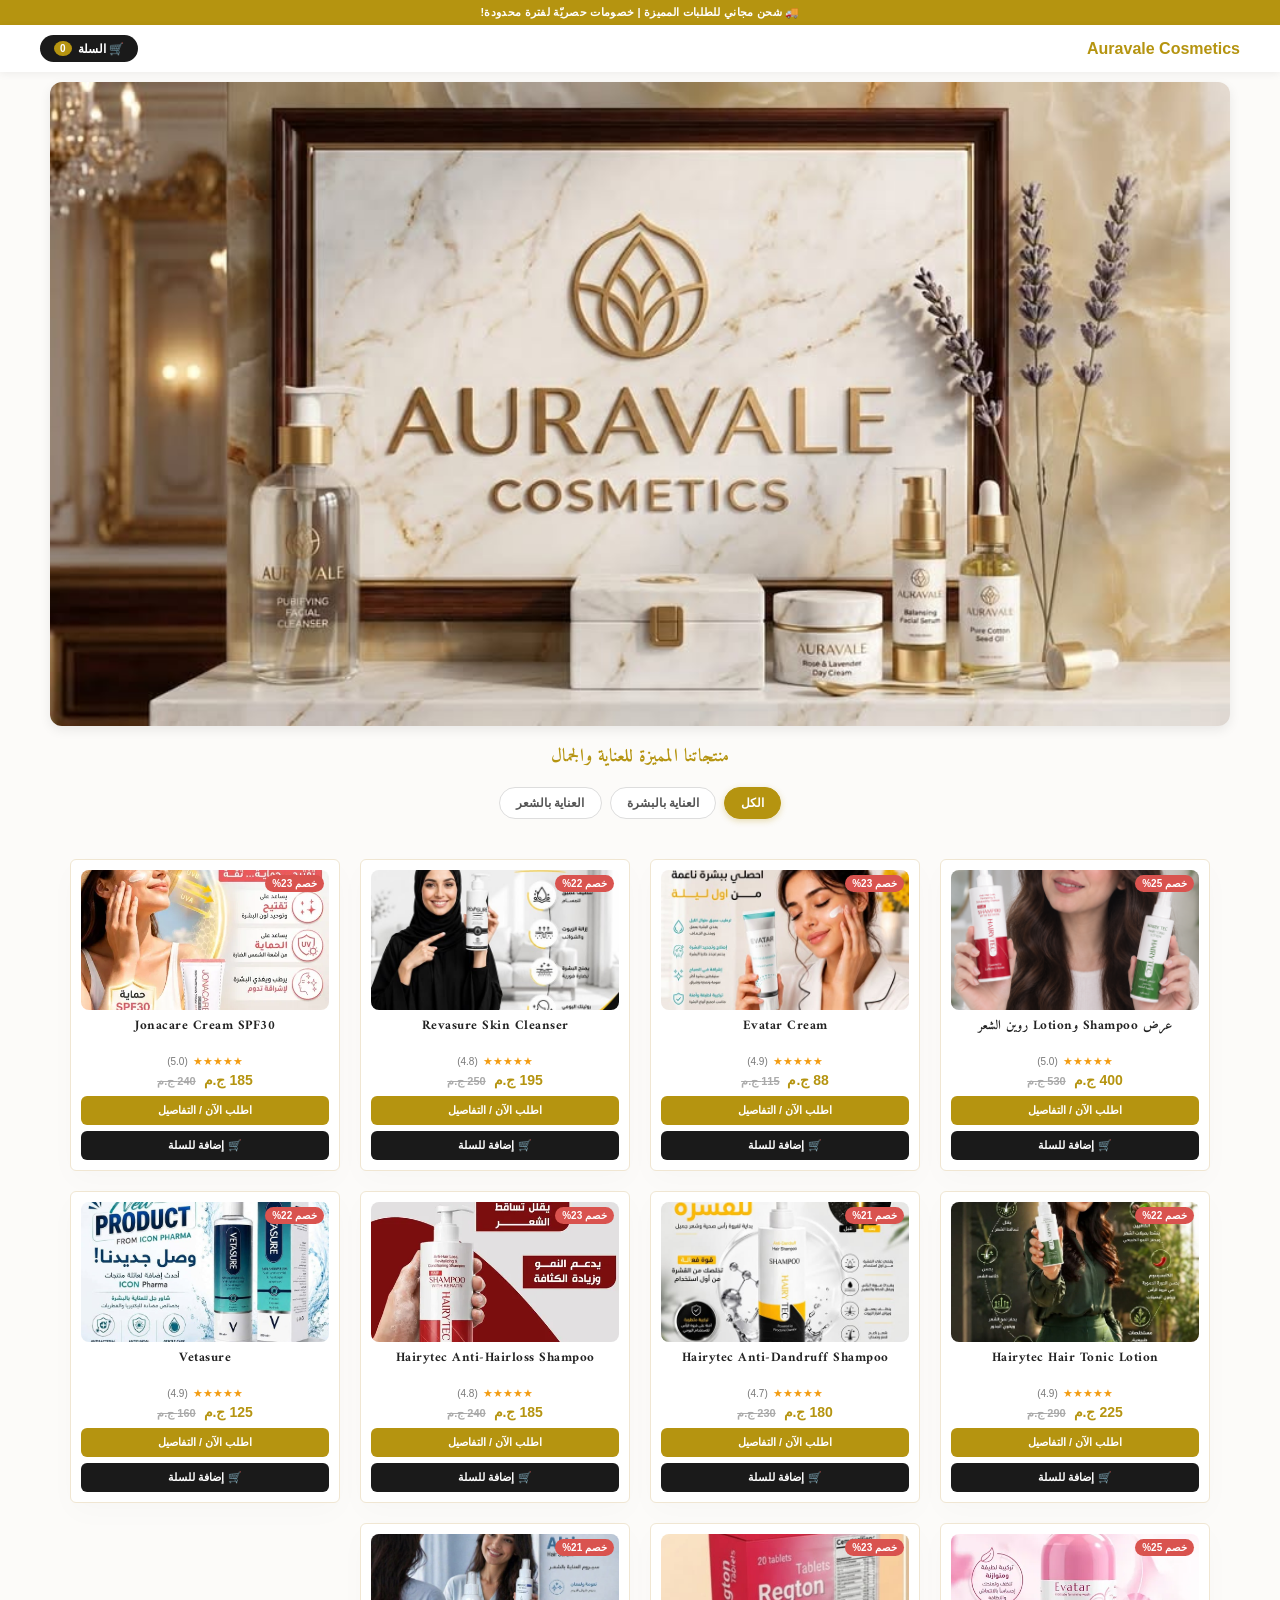
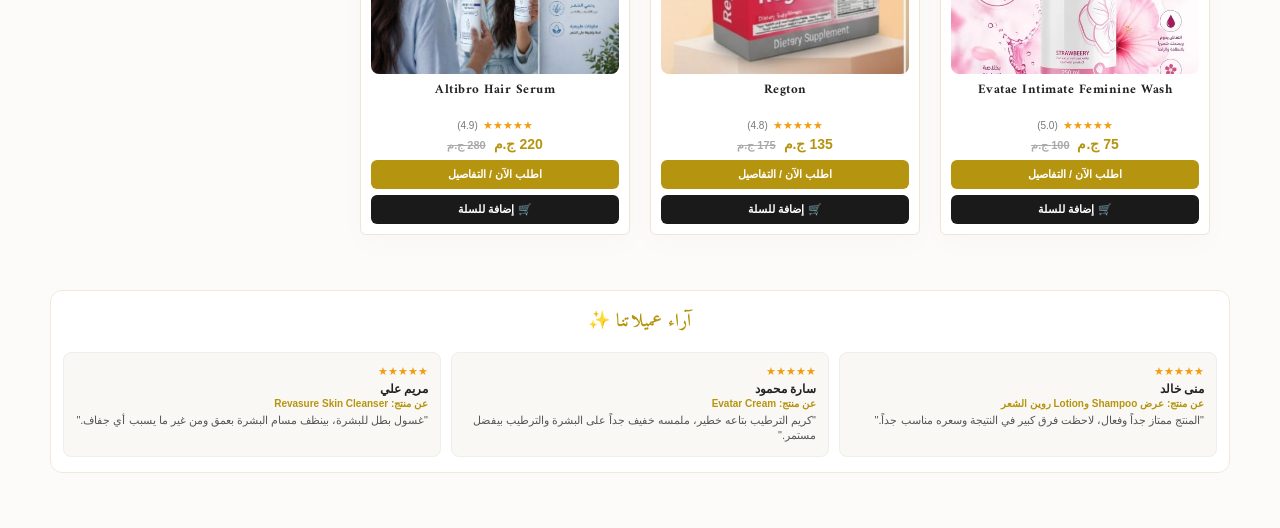
<file: index.html>
<!DOCTYPE html>
<html lang="ar" dir="rtl">
<head>
  <meta charset="UTF-8">
  <meta name="viewport" content="width=device-width, initial-scale=1.0">
  <title>Auravale Cosmetics - المتجر الرئيسي</title>
  
  <!-- Google tag (gtag.js) -->
  <script async src="https://www.googletagmanager.com/gtag/js?id=G-BNEPMNX84X"></script>
  <script>
    window.dataLayer = window.dataLayer || [];
    function gtag(){dataLayer.push(arguments);}
    gtag('js', new Date());

    gtag('config', 'G-BNEPMNX84X');
  </script>

  <link rel="stylesheet" href="style.css">
  <style>
    :root {
      --primary-gold: #b59410;
      --primary-hover: #967a0d;
      --bg-light: #faf8f5;
      --dark-btn: #1a1a1a;
      --dark-hover: #333333;
    }

    * {
      box-sizing: border-box;
      margin: 0;
      padding: 0;
      font-family: 'Segoe UI', Tahoma, Geneva, Verdana, sans-serif;
    }

    body {
      background-color: var(--bg-light);
      color: #333;
      padding-bottom: 40px;
    }

    /* Top Announcement Bar */
    .announcement-bar {
      background: var(--primary-gold);
      color: #ffffff;
      text-align: center;
      padding: 6px 10px;
      font-size: 11px;
      font-weight: bold;
      letter-spacing: 0.3px;
    }

    /* Header */
    .header {
      background: #ffffff;
      box-shadow: 0 2px 8px rgba(0,0,0,0.06);
      position: sticky;
      top: 0;
      z-index: 1000;
      padding: 10px 12px;
    }

    .header-container {
      max-width: 1200px;
      margin: 0 auto;
      display: flex;
      justify-content: space-between;
      align-items: center;
    }

    .brand-logo {
      font-size: 16px;
      font-weight: 800;
      color: var(--primary-gold);
      text-decoration: none;
    }

    .cart-btn {
      background: var(--dark-btn);
      color: white;
      padding: 6px 14px;
      border-radius: 20px;
      border: none;
      font-size: 12px;
      font-weight: bold;
      display: flex;
      align-items: center;
      gap: 6px;
      cursor: pointer;
      transition: background 0.3s;
    }

    .cart-btn:hover {
      background: var(--dark-hover);
    }

    .cart-count {
      background: var(--primary-gold);
      color: #ffffff;
      border-radius: 50%;
      padding: 2px 6px;
      font-size: 10px;
      font-weight: bold;
    }

    /* Hero Banner */
    .hero-banner {
      max-width: 1200px;
      margin: 10px auto;
      padding: 0 10px;
    }

    .hero-banner img {
      width: 100%;
      height: auto;
      border-radius: 12px;
      box-shadow: 0 4px 12px rgba(0,0,0,0.08);
      display: block;
    }

    /* Container */
    .container {
      max-width: 1200px;
      margin: 15px auto;
      padding: 0 10px;
    }

    .section-title {
      text-align: center;
      font-size: 18px;
      color: var(--primary-gold);
      margin-bottom: 15px;
      font-weight: bold;
    }

    /* Category Tabs */
    .category-tabs {
      display: flex;
      justify-content: center;
      gap: 8px;
      margin-bottom: 20px;
      flex-wrap: wrap;
    }

    .tab-btn {
      padding: 8px 16px;
      background: #ffffff;
      color: #555;
      border: 1px solid #ddd;
      border-radius: 20px;
      font-size: 12px;
      font-weight: bold;
      cursor: pointer;
      transition: all 0.3s ease;
    }

    .tab-btn.active {
      background: var(--primary-gold);
      color: #ffffff;
      border-color: var(--primary-gold);
      box-shadow: 0 2px 6px rgba(181, 148, 16, 0.3);
    }

    /* Grid */
    .products-grid {
      display: grid;
      grid-template-columns: repeat(2, 1fr);
      gap: 10px;
    }

    @media (min-width: 768px) {
      .products-grid {
        grid-template-columns: repeat(auto-fill, minmax(220px, 1fr));
        gap: 20px;
      }
    }

    .product-card {
      background: #ffffff;
      border-radius: 12px;
      padding: 10px;
      box-shadow: 0 2px 8px rgba(0,0,0,0.05);
      text-align: center;
      display: flex;
      flex-direction: column;
      justify-content: space-between;
      border: 1px solid #f0eada;
      position: relative;
    }

    .product-card.hidden {
      display: none !important;
    }

    /* Discount Badge */
    .badge {
      position: absolute;
      top: 15px;
      right: 15px;
      background: #d9534f;
      color: white;
      font-size: 10px;
      font-weight: bold;
      padding: 3px 7px;
      border-radius: 12px;
      z-index: 10;
    }

    .product-card img {
      width: 100%;
      height: 140px;
      object-fit: cover;
      border-radius: 8px;
      margin-bottom: 8px;
    }

    .product-title {
      font-size: 13px;
      font-weight: 700;
      color: #222;
      margin-bottom: 3px;
      line-height: 1.3;
      height: 34px;
      display: -webkit-box;
      -webkit-line-clamp: 2;
      -webkit-box-orient: vertical;
      overflow: hidden;
    }

    /* Stars */
    .rating-stars {
      color: #f39c12;
      font-size: 11px;
      margin-bottom: 4px;
    }

    .rating-stars span {
      color: #777;
      font-size: 10px;
      margin-right: 2px;
    }

    .product-price {
      font-size: 14px;
      font-weight: bold;
      color: var(--primary-gold);
      margin-bottom: 8px;
    }

    .product-price span {
      text-decoration: line-through;
      color: #aaa;
      font-size: 11px;
      margin-right: 4px;
    }

    .card-buttons {
      display: flex;
      flex-direction: column;
      gap: 6px;
    }

    .btn-details {
      display: block;
      width: 100%;
      padding: 8px 4px;
      background: var(--primary-gold);
      color: #ffffff;
      text-decoration: none;
      border-radius: 6px;
      font-weight: bold;
      font-size: 11px;
      border: none;
      transition: background 0.3s;
    }

    .btn-details:hover {
      background: var(--primary-hover);
    }

    .btn-add-cart {
      width: 100%;
      padding: 8px 4px;
      background: var(--dark-btn);
      color: #ffffff;
      border: none;
      border-radius: 6px;
      font-weight: bold;
      font-size: 11px;
      cursor: pointer;
      transition: background 0.3s;
    }

    .btn-add-cart:hover {
      background: var(--dark-hover);
    }

    /* Reviews Section */
    .reviews-section {
      margin-top: 35px;
      background: #ffffff;
      border-radius: 12px;
      padding: 15px 12px;
      border: 1px solid #f0eada;
    }

    .reviews-grid {
      display: grid;
      grid-template-columns: 1fr;
      gap: 10px;
    }

    @media (min-width: 768px) {
      .reviews-grid {
        grid-template-columns: repeat(3, 1fr);
      }
    }

    .review-card {
      background: #faf8f5;
      padding: 12px;
      border-radius: 8px;
      border: 1px solid #eee;
    }

    .review-author {
      font-size: 12px;
      font-weight: bold;
      color: #222;
      margin-bottom: 2px;
    }

    .review-product-tag {
      font-size: 10px;
      color: var(--primary-gold);
      font-weight: bold;
      margin-bottom: 4px;
    }

    .review-text {
      font-size: 11px;
      color: #555;
      line-height: 1.4;
    }

    /* Cart Drawer Styles */
    .cart-overlay {
      position: fixed;
      top: 0;
      left: 0;
      width: 100%;
      height: 100%;
      background: rgba(0, 0, 0, 0.5);
      display: none;
      z-index: 9998;
    }

    .cart-drawer {
      position: fixed;
      top: 0;
      right: -380px;
      width: 350px;
      max-width: 85%;
      height: 100%;
      background: #fff;
      box-shadow: -2px 0 10px rgba(0,0,0,0.15);
      transition: right 0.3s ease-in-out;
      z-index: 9999;
      display: flex;
      flex-direction: column;
    }

    .cart-drawer.open {
      right: 0;
    }

    .cart-overlay.open {
      display: block;
    }

    .cart-header {
      display: flex;
      justify-content: space-between;
      align-items: center;
      padding: 15px 20px;
      border-bottom: 1px solid #eee;
    }

    .close-btn {
      background: #f0f0f0;
      border: none;
      width: 32px;
      height: 32px;
      border-radius: 50%;
      font-size: 20px;
      cursor: pointer;
      display: flex;
      align-items: center;
      justify-content: center;
      line-height: 1;
    }

    .close-btn:hover {
      background: #e0e0e0;
    }

    .cart-items {
      flex: 1;
      padding: 15px;
      overflow-y: auto;
    }

    .empty-cart-msg {
      text-align: center;
      color: #888;
      margin-top: 40px;
    }

    .cart-item-row {
      display: flex;
      align-items: center;
      justify-content: space-between;
      padding: 10px 0;
      border-bottom: 1px solid #eee;
    }

    .cart-item-info {
      display: flex;
      align-items: center;
      gap: 10px;
    }

    .cart-item-info img {
      width: 45px;
      height: 45px;
      object-fit: cover;
      border-radius: 6px;
    }

    .cart-item-title {
      font-size: 12px;
      font-weight: bold;
    }

    .cart-item-price {
      font-size: 11px;
      color: var(--primary-gold);
    }

    .cart-controls {
      display: flex;
      align-items: center;
      gap: 6px;
    }

    .qty-btn {
      background: #f0f0f0;
      border: none;
      width: 22px;
      height: 22px;
      border-radius: 4px;
      cursor: pointer;
      font-weight: bold;
    }

    .remove-btn {
      background: none;
      border: none;
      color: #d9534f;
      cursor: pointer;
      font-size: 14px;
      margin-right: 5px;
    }

    .cart-footer {
      padding: 20px;
      border-top: 1px solid #eee;
      background: #fafafa;
    }

    .cart-total {
      display: flex;
      justify-content: space-between;
      font-weight: bold;
      font-size: 16px;
      margin-bottom: 12px;
    }

    .checkout-btn {
      width: 100%;
      padding: 12px;
      background: var(--dark-btn);
      color: #fff;
      border: none;
      border-radius: 6px;
      font-size: 15px;
      cursor: pointer;
    }

    .checkout-btn:hover {
      background: var(--dark-hover);
    }

    /* Checkout Form Styles */
    .checkout-form-container {
      display: none;
      flex-direction: column;
      gap: 12px;
      padding: 15px;
    }

    .checkout-form-container.active {
      display: flex;
    }

    .form-group {
      display: flex;
      flex-direction: column;
      gap: 4px;
      text-align: right;
    }

    .form-group label {
      font-size: 12px;
      font-weight: bold;
      color: #333;
    }

    .form-group input, .form-group textarea {
      padding: 8px 10px;
      border: 1px solid #ccc;
      border-radius: 6px;
      font-size: 13px;
      outline: none;
    }

    .form-group input:focus, .form-group textarea:focus {
      border-color: var(--primary-gold);
    }

    .whatsapp-btn {
      background: #25D366;
      color: white;
      border: none;
      padding: 12px;
      border-radius: 6px;
      font-weight: bold;
      font-size: 14px;
      cursor: pointer;
      display: flex;
      align-items: center;
      justify-content: center;
      gap: 8px;
      margin-top: 10px;
      transition: background 0.3s;
    }

    .whatsapp-btn:hover {
      background: #1ebc57;
    }

    .back-btn {
      background: transparent;
      border: none;
      color: #666;
      font-size: 12px;
      cursor: pointer;
      text-decoration: underline;
      align-self: flex-start;
    }
  </style>

  <!-- Meta Pixel Code -->
  <script>
  !function(f,b,e,v,n,t,s)
  {if(f.fbq)return;n=f.fbq=function(){n.callMethod?
  n.callMethod.apply(n,arguments):n.queue.push(arguments)};
  if(!f._fbq)f._fbq=n;n.push=n;n.loaded=!0;n.version='2.0';
  n.queue=[];t=b.createElement(e);t.async=!0;
  t.src=v;s=b.getElementsByTagName(e)[0];
  s.parentNode.insertBefore(t,s)}(window, document,'script',
  'https://connect.facebook.net/en_US/fbevents.js');
  fbq('init', '1062648226654073');
  fbq('track', 'PageView');
  </script>
  <noscript><img height="1" width="1" style="display:none"
  src="https://www.facebook.com/tr?id=1062648226654073&ev=PageView&noscript=1"/></noscript>
  <!-- End Meta Pixel Code -->
</head>
<body>

  <div class="announcement-bar">
    🚚 شحن مجاني للطلبات المميزة | خصومات حصريّة لفترة محدودة!
  </div>

  <header class="header">
    <div class="header-container">
      <a href="index.html" class="brand-logo">Auravale Cosmetics</a>
      <button class="cart-btn" id="cartBtn">
        🛒 السلة
        <span class="cart-count" id="cartCount">0</span>
      </button>
    </div>
  </header>

  <div class="hero-banner">
    <img src="banner.jpg" alt="Auravale Cosmetics" onerror="this.src='evatar.jpg';">
  </div>

  <div class="container">
    <h1 class="section-title">منتجاتنا المميزة للعناية والجمال</h1>
    
    <div class="category-tabs">
      <button class="tab-btn active" onclick="filterProducts('all', this)">الكل</button>
      <button class="tab-btn" onclick="filterProducts('skincare', this)">العناية بالبشرة</button>
      <button class="tab-btn" onclick="filterProducts('haircare', this)">العناية بالشعر</button>
    </div>

    <div class="products-grid">

      <!-- المنتج المعدل اسمه -->
      <div class="product-card" data-category="haircare">
        <span class="badge">خصم 25%</span>
        <img src="auravale-glow-serum.jpg" alt="عرض Shampoo وLotion روين الشعر">
        <h3 class="product-title">عرض Shampoo وLotion روين الشعر</h3>
        <div class="rating-stars">★★★★★ <span>(5.0)</span></div>
        <div class="product-price">400 ج.م <span>530 ج.م</span></div>
        <div class="card-buttons">
          <a href="auravale-glow-serum.html" class="btn-details">اطلب الآن / التفاصيل</a>
          <button class="btn-add-cart" onclick="addToCart('عرض Shampoo وLotion روين الشعر', 400, 'auravale-glow-serum.jpg')">🛒 إضافة للسلة</button>
        </div>
      </div>

      <div class="product-card" data-category="skincare">
        <span class="badge">خصم 23%</span>
        <img src="evatar.jpg" alt="Evatar Cream">
        <h3 class="product-title">Evatar Cream</h3>
        <div class="rating-stars">★★★★★ <span>(4.9)</span></div>
        <div class="product-price">88 ج.م <span>115 ج.م</span></div>
        <div class="card-buttons">
          <a href="evatar.html" class="btn-details">اطلب الآن / التفاصيل</a>
          <button class="btn-add-cart" onclick="addToCart('Evatar Cream', 88, 'evatar.jpg')">🛒 إضافة للسلة</button>
        </div>
      </div>

      <div class="product-card" data-category="skincare">
        <span class="badge">خصم 22%</span>
        <img src="revasure.jpg" alt="Revasure Skin Cleanser">
        <h3 class="product-title">Revasure Skin Cleanser</h3>
        <div class="rating-stars">★★★★★ <span>(4.8)</span></div>
        <div class="product-price">195 ج.م <span>250 ج.م</span></div>
        <div class="card-buttons">
          <a href="revasure.html" class="btn-details">اطلب الآن / التفاصيل</a>
          <button class="btn-add-cart" onclick="addToCart('Revasure Skin Cleanser', 195, 'revasure.jpg')">🛒 إضافة للسلة</button>
        </div>
      </div>

      <div class="product-card" data-category="skincare">
        <span class="badge">خصم 23%</span>
        <img src="jonacare.jpg" alt="Jonacare Cream SPF30">
        <h3 class="product-title">Jonacare Cream SPF30</h3>
        <div class="rating-stars">★★★★★ <span>(5.0)</span></div>
        <div class="product-price">185 ج.م <span>240 ج.م</span></div>
        <div class="card-buttons">
          <a href="jonacare.html" class="btn-details">اطلب الآن / التفاصيل</a>
          <button class="btn-add-cart" onclick="addToCart('Jonacare Cream SPF30', 185, 'jonacare.jpg')">🛒 إضافة للسلة</button>
        </div>
      </div>

      <div class="product-card" data-category="haircare">
        <span class="badge">خصم 22%</span>
        <img src="hairytec-tonic.jpg" alt="Hairytec Hair Tonic Lotion">
        <h3 class="product-title">Hairytec Hair Tonic Lotion</h3>
        <div class="rating-stars">★★★★★ <span>(4.9)</span></div>
        <div class="product-price">225 ج.م <span>290 ج.م</span></div>
        <div class="card-buttons">
          <a href="hairytec-tonic.html" class="btn-details">اطلب الآن / التفاصيل</a>
          <button class="btn-add-cart" onclick="addToCart('Hairytec Hair Tonic Lotion', 225, 'hairytec-tonic.jpg')">🛒 إضافة للسلة</button>
        </div>
      </div>

      <div class="product-card" data-category="haircare">
        <span class="badge">خصم 21%</span>
        <img src="hairytec-dandruff.jpg" alt="Hairytec Anti-Dandruff Shampoo">
        <h3 class="product-title">Hairytec Anti-Dandruff Shampoo</h3>
        <div class="rating-stars">★★★★★ <span>(4.7)</span></div>
        <div class="product-price">180 ج.م <span>230 ج.م</span></div>
        <div class="card-buttons">
          <a href="hairytec-dandruff.html" class="btn-details">اطلب الآن / التفاصيل</a>
          <button class="btn-add-cart" onclick="addToCart('Hairytec Anti-Dandruff Shampoo', 180, 'hairytec-dandruff.jpg')">🛒 إضافة للسلة</button>
        </div>
      </div>

      <div class="product-card" data-category="haircare">
        <span class="badge">خصم 23%</span>
        <img src="hairytec-hairloss.jpg" alt="Hairytec Anti-Hairloss Shampoo">
        <h3 class="product-title">Hairytec Anti-Hairloss Shampoo</h3>
        <div class="rating-stars">★★★★★ <span>(4.8)</span></div>
        <div class="product-price">185 ج.م <span>240 ج.م</span></div>
        <div class="card-buttons">
          <a href="hairytec-hairloss.html" class="btn-details">اطلب الآن / التفاصيل</a>
          <button class="btn-add-cart" onclick="addToCart('Hairytec Anti-Hairloss Shampoo', 185, 'hairytec-hairloss.jpg')">🛒 إضافة للسلة</button>
        </div>
      </div>

      <div class="product-card" data-category="skincare">
        <span class="badge">خصم 22%</span>
        <img src="vetasure.jpg" alt="Vetasure">
        <h3 class="product-title">Vetasure</h3>
        <div class="rating-stars">★★★★★ <span>(4.9)</span></div>
        <div class="product-price">125 ج.م <span>160 ج.م</span></div>
        <div class="card-buttons">
          <a href="vetasure.html" class="btn-details">اطلب الآن / التفاصيل</a>
          <button class="btn-add-cart" onclick="addToCart('Vetasure', 125, 'vetasure.jpg')">🛒 إضافة للسلة</button>
        </div>
      </div>

      <div class="product-card" data-category="skincare">
        <span class="badge">خصم 25%</span>
        <img src="evatae.jpg" alt="Evatae Intimate Feminine Wash">
        <h3 class="product-title">Evatae Intimate Feminine Wash</h3>
        <div class="rating-stars">★★★★★ <span>(5.0)</span></div>
        <div class="product-price">75 ج.م <span>100 ج.م</span></div>
        <div class="card-buttons">
          <a href="evatae.html" class="btn-details">اطلب الآن / التفاصيل</a>
          <button class="btn-add-cart" onclick="addToCart('Evatae Intimate Feminine Wash', 75, 'evatae.jpg')">🛒 إضافة للسلة</button>
        </div>
      </div>

      <div class="product-card" data-category="haircare">
        <span class="badge">خصم 23%</span>
        <img src="regton.jpg" alt="Regton">
        <h3 class="product-title">Regton</h3>
        <div class="rating-stars">★★★★★ <span>(4.8)</span></div>
        <div class="product-price">135 ج.م <span>175 ج.م</span></div>
        <div class="card-buttons">
          <a href="regton.html" class="btn-details">اطلب الآن / التفاصيل</a>
          <button class="btn-add-cart" onclick="addToCart('Regton', 135, 'regton.jpg')">🛒 إضافة للسلة</button>
        </div>
      </div>

      <div class="product-card" data-category="haircare">
        <span class="badge">خصم 21%</span>
        <img src="altibro.jpg" alt="Altibro Hair Serum">
        <h3 class="product-title">Altibro Hair Serum</h3>
        <div class="rating-stars">★★★★★ <span>(4.9)</span></div>
        <div class="product-price">220 ج.م <span>280 ج.م</span></div>
        <div class="card-buttons">
          <a href="altibro.html" class="btn-details">اطلب الآن / التفاصيل</a>
          <button class="btn-add-cart" onclick="addToCart('Altibro Hair Serum', 220, 'altibro.jpg')">🛒 إضافة للسلة</button>
        </div>
      </div>

    </div>

    <!-- قسم المراجعات -->
    <div class="reviews-section">
      <h2 class="section-title">آراء عميلاتنا ✨</h2>
      <div class="reviews-grid" id="reviewsGrid"></div>
    </div>

  </div>

  <!-- Cart Drawer Panel -->
  <div id="cartOverlay" class="cart-overlay"></div>
  <div id="cartDrawer" class="cart-drawer">
    <div class="cart-header">
      <h3 id="drawerTitle">سلة التسوق 🛒</h3>
      <button id="closeCartBtn" class="close-btn">&times;</button>
    </div>

    <!-- قائمة المنتجات -->
    <div id="cartItems" class="cart-items">
      <p class="empty-cart-msg">السلة فارغة حالياً</p>
    </div>

    <!-- نموذج بيانات العميلة -->
    <div id="checkoutForm" class="checkout-form-container">
      <button class="back-btn" onclick="showCartView()">← العودة للسلة</button>
      <div class="form-group">
        <label for="custName">الاسم بالكامل *</label>
        <input type="text" id="custName" placeholder="أدخلي اسمك هنا" required>
      </div>
      <div class="form-group">
        <label for="custPhone">رقم الهاتف (الواتساب) *</label>
        <input type="tel" id="custPhone" placeholder="01xxxxxxxxx" required>
      </div>
      <div class="form-group">
        <label for="custAddress">العنوان التفصيلي *</label>
        <textarea id="custAddress" rows="3" placeholder="المحافظة، المدينة، اسم الشارع، رقم العقار" required></textarea>
      </div>
      <button class="whatsapp-btn" onclick="sendOrderToWhatsApp()">💬 إتمام الطلب عبر واتساب</button>
    </div>

    <div class="cart-footer" id="cartFooter">
      <div class="cart-total">
        <span>الإجمالي:</span>
        <span id="cartTotalPrice">0 ج.م</span>
      </div>
      <button class="checkout-btn" onclick="showCheckoutView()">متابعة الشراء</button>
    </div>
  </div>

  <script>
    const ORDERS_API_URL = "https://script.google.com/macros/s/AKfycbyWqQicfGGOROX6rVQg1HFWBBC1_qwdjdVaYZrzMyOEoD8HHh2f8lKMn7OWyV1loo_qGw/exec";

    function getMetaTrackingData() {
      const params = new URLSearchParams(window.location.search);
      let fbclid = params.get('fbclid') || '';
      let fbp = '';
      let fbc = '';

      const cookies = document.cookie.split(';').map(c => c.trim());
      const fbpCookie = cookies.find(c => c.startsWith('_fbp='));
      const fbcCookie = cookies.find(c => c.startsWith('_fbc='));
      if (fbpCookie) fbp = decodeURIComponent(fbpCookie.substring(5));
      if (fbcCookie) fbc = decodeURIComponent(fbcCookie.substring(5));

      if (!fbc && fbclid) {
        fbc = 'fb.1.' + Date.now() + '.' + fbclid;
      }

      return { fbclid, fbp, fbc };
    }

    function createOrderId() {
      return 'AV-' + Date.now() + '-' + Math.random().toString(36).slice(2, 8).toUpperCase();
    }

    function logOrderToGoogleSheet(order) {
      const tracking = getMetaTrackingData();
      const params = new URLSearchParams({
        order_id: order.orderId,
        name: order.name || '',
        phone: order.phone || '',
        address: order.address || '',
        product: order.product || '',
        value: String(order.value || 0),
        fbclid: tracking.fbclid,
        fbp: tracking.fbp,
        fbc: tracking.fbc
      });

      const beacon = new Image();
      beacon.src = ORDERS_API_URL + '?' + params.toString();
    }

    const MY_WHATSAPP_NUMBER = "201000000000"; 

    const productReviews = [
      {
        product: "عرض Shampoo وLotion روين الشعر",
        author: "منى خالد",
        rating: 5,
        text: "المنتج ممتاز جداً وفعال، لاحظت فرق كبير في النتيجة وسعره مناسب جداً."
      },
      {
        product: "Evatar Cream",
        author: "سارة محمود",
        rating: 5,
        text: "كريم الترطيب بتاعه خطير، ملمسه خفيف جداً على البشرة والترطيب بيفضل مستمر."
      },
      {
        product: "Revasure Skin Cleanser",
        author: "مريم علي",
        rating: 5,
        text: "غسول بطل للبشرة، بينظف مسام البشرة بعمق ومن غير ما يسبب أي جفاف."
      }
    ];

    function renderReviews() {
      const grid = document.getElementById('reviewsGrid');
      grid.innerHTML = productReviews.map(rev => `
        <div class="review-card">
          <div class="rating-stars">★★★★★</div>
          <div class="review-author">${rev.author}</div>
          <div class="review-product-tag">عن منتج: ${rev.product}</div>
          <p class="review-text">"${rev.text}"</p>
        </div>
      `).join('');
    }

    function filterProducts(category, element) {
      const tabs = document.querySelectorAll('.tab-btn');
      tabs.forEach(tab => tab.classList.remove('active'));
      element.classList.add('active');

      const cards = document.querySelectorAll('.product-card');
      cards.forEach(card => {
        if (category === 'all' || card.getAttribute('data-category') === category) {
          card.classList.remove('hidden');
        } else {
          card.classList.add('hidden');
        }
      });
    }

    function addToCart(title, price, image) {
      let cart = JSON.parse(localStorage.getItem('cart')) || [];
      let existingIndex = cart.findIndex(item => item.title === title);

      if (existingIndex > -1) {
        cart[existingIndex].quantity += 1;
      } else {
        cart.push({ title: title, price: price, image: image, quantity: 1 });
      }

      localStorage.setItem('cart', JSON.stringify(cart));
      renderCart();
      showCartView();
      openCart();
    }

    function changeQuantity(index, delta) {
      let cart = JSON.parse(localStorage.getItem('cart')) || [];
      if (cart[index]) {
        cart[index].quantity += delta;
        if (cart[index].quantity <= 0) {
          cart.splice(index, 1);
        }
      }
      localStorage.setItem('cart', JSON.stringify(cart));
      renderCart();
    }

    function removeFromCart(index) {
      let cart = JSON.parse(localStorage.getItem('cart')) || [];
      cart.splice(index, 1);
      localStorage.setItem('cart', JSON.stringify(cart));
      renderCart();
    }

    function renderCart() {
      const cart = JSON.parse(localStorage.getItem('cart')) || [];
      const cartItemsContainer = document.getElementById('cartItems');
      const cartCount = document.getElementById('cartCount');
      const cartTotalPrice = document.getElementById('cartTotalPrice');

      const totalItems = cart.reduce((sum, item) => sum + (item.quantity || 1), 0);
      const totalPrice = cart.reduce((sum, item) => sum + (item.price * (item.quantity || 1)), 0);

      cartCount.textContent = totalItems;
      cartTotalPrice.textContent = totalPrice + ' ج.م';

      if (cart.length === 0) {
        cartItemsContainer.innerHTML = '<p class="empty-cart-msg">السلة فارغة حالياً</p>';
        return;
      }

      cartItemsContainer.innerHTML = cart.map((item, index) => `
        <div class="cart-item-row">
          <div class="cart-item-info">
            <img src="${item.image}" alt="${item.title}">
            <div>
              <div class="cart-item-title">${item.title}</div>
              <div class="cart-item-price">${item.price} ج.م</div>
            </div>
          </div>
          <div class="cart-controls">
            <button class="qty-btn" onclick="changeQuantity(${index}, -1)">-</button>
            <span>${item.quantity}</span>
            <button class="qty-btn" onclick="changeQuantity(${index}, 1)">+</button>
            <button class="remove-btn" onclick="removeFromCart(${index})">🗑️</button>
          </div>
        </div>
      `).join('');
    }

    function showCheckoutView() {
      const cart = JSON.parse(localStorage.getItem('cart')) || [];
      if (cart.length === 0) {
        alert("السلة فارغة، يرجى إضافة منتجات أولاً!");
        return;
      }
      document.getElementById('cartItems').style.display = 'none';
      document.getElementById('cartFooter').style.display = 'none';
      document.getElementById('checkoutForm').classList.add('active');
      document.getElementById('drawerTitle').textContent = 'بيانات الشحن 🚚';
    }

    function showCartView() {
      document.getElementById('cartItems').style.display = 'block';
      document.getElementById('cartFooter').style.display = 'block';
      document.getElementById('checkoutForm').classList.remove('active');
      document.getElementById('drawerTitle').textContent = 'سلة التسوق 🛒';
    }

    function sendOrderToWhatsApp() {
      const name = document.getElementById('custName').value.trim();
      const phone = document.getElementById('custPhone').value.trim();
      const address = document.getElementById('custAddress').value.trim();
      const cart = JSON.parse(localStorage.getItem('cart')) || [];

      if (!name || !phone || !address) {
        alert("يرجى ملء جميع البيانات للتمكن من إرسال الطلب!");
        return;
      }

      if (!cart.length) {
        alert("السلة فارغة! أضف منتجاً أولاً.");
        return;
      }

      const orderId = createOrderId();
      let message = `مرحباً Auravale Cosmetics ✨\nأود إتمام طلب جديد:\n\n`;
      message += `🆔 *رقم الطلب:* ${orderId}\n`;
      message += `👤 *الاسم:* ${name}\n`;
      message += `📞 *رقم الهاتف:* ${phone}\n`;
      message += `📍 *العنوان:* ${address}\n\n`;
      message += `🛍️ *تفاصيل الطلب:*\n`;

      let total = 0;
      const products = [];
      cart.forEach((item, index) => {
        const itemTotal = item.price * item.quantity;
        total += itemTotal;
        products.push(`${item.title} x${item.quantity}`);
        message += `${index + 1}. ${item.title} (x${item.quantity}) - ${itemTotal} ج.م\n`;
      });

      message += `\n💰 *الإجمالي النهائي:* ${total} ج.م`;

      logOrderToGoogleSheet({
        orderId: orderId,
        name: name,
        phone: phone,
        address: address,
        product: products.join(' + '),
        value: total
      });

      const encodedMessage = encodeURIComponent(message);
      const whatsappURL = `https://wa.me/${MY_WHATSAPP_NUMBER}?text=${encodedMessage}`;
      window.open(whatsappURL, '_blank');
    }

    const cartBtn = document.getElementById('cartBtn');
    const closeCartBtn = document.getElementById('closeCartBtn');
    const cartDrawer = document.getElementById('cartDrawer');
    const cartOverlay = document.getElementById('cartOverlay');

    function openCart() {
      cartDrawer.classList.add('open');
      cartOverlay.classList.add('open');
    }

    function closeCart() {
      cartDrawer.classList.remove('open');
      cartOverlay.classList.remove('open');
      showCartView();
    }

    if (cartBtn) cartBtn.addEventListener('click', openCart);
    if (closeCartBtn) closeCartBtn.addEventListener('click', closeCart);
    if (cartOverlay) cartOverlay.addEventListener('click', closeCart);

    renderCart();
    renderReviews();
  </script>
</body>
</html>
</file>
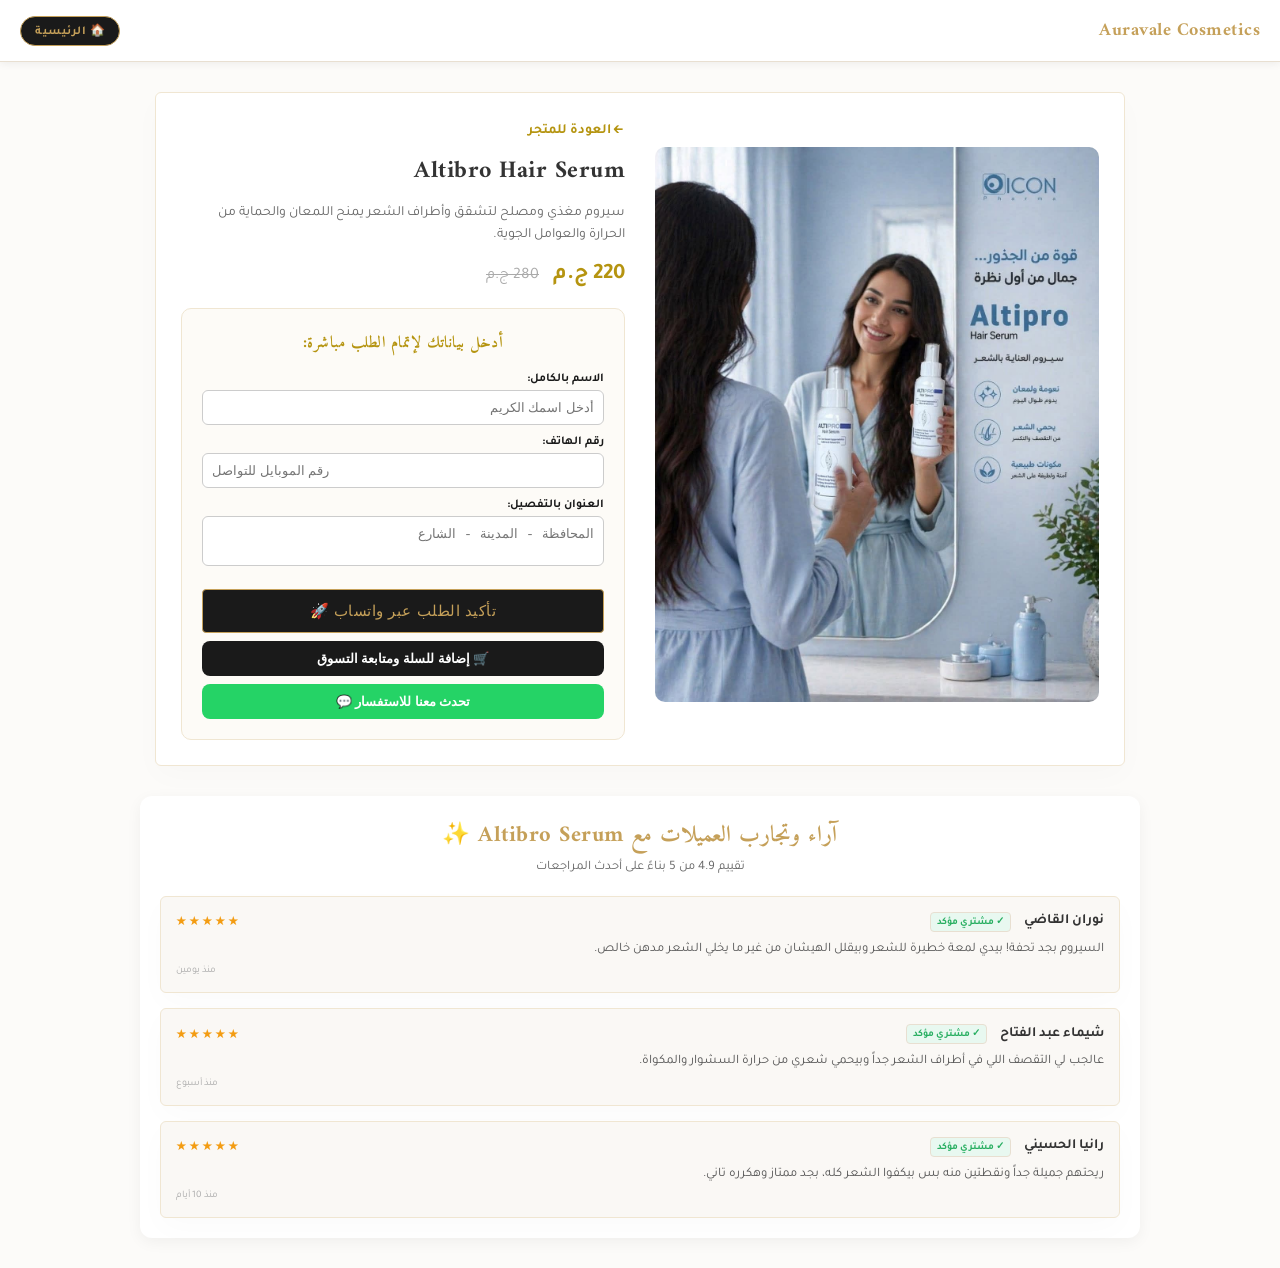
<file: altibro.html>
<!DOCTYPE html>
<html lang="ar" dir="rtl">
<head>
  <meta charset="UTF-8">
  <meta name="viewport" content="width=device-width, initial-scale=1.0">
  <title>Altibro Hair Serum - Auravale Cosmetics</title>
  <link rel="stylesheet" href="style.css?v=500">
  <style>
    .product-reviews-container {
      max-width: 1000px;
      margin: 30px auto;
      padding: 20px;
      background: #fff;
      border-radius: 12px;
      box-shadow: 0 4px 15px rgba(0,0,0,0.05);
    }
    .reviews-header {
      margin-bottom: 20px;
      text-align: center;
    }
    .reviews-header h3 {
      color: #b59410;
      margin-bottom: 5px;
    }
    .reviews-summary {
      font-size: 13px;
      color: #666;
    }
    .product-reviews-list {
      display: flex;
      flex-direction: column;
      gap: 15px;
    }
    .product-review-card {
      background: #faf8f5;
      padding: 15px;
      border-radius: 8px;
      border: 1px solid #f0e6d2;
    }
    .review-card-top {
      display: flex;
      justify-content: space-between;
      align-items: center;
      margin-bottom: 8px;
    }
    .reviewer-name {
      font-weight: bold;
      font-size: 14px;
      color: #333;
    }
    .verified-badge {
      font-size: 10px;
      color: #27ae60;
      background: #e8f8f0;
      padding: 2px 6px;
      border-radius: 4px;
      margin-right: 5px;
    }
    .review-stars {
      color: #f39c12;
      font-size: 12px;
    }
    .review-comment {
      font-size: 13px;
      color: #555;
      line-height: 1.5;
    }
    .review-date {
      font-size: 10px;
      color: #aaa;
      margin-top: 6px;
    }
  </style>

<!-- Meta Pixel Code -->
<script>
!function(f,b,e,v,n,t,s)
{if(f.fbq)return;n=f.fbq=function(){n.callMethod?
 n.callMethod.apply(n,arguments):n.queue.push(arguments)};
if(!f._fbq)f._fbq=n;n.push=n;n.loaded=!0;n.version='2.0';
n.queue=[];t=b.createElement(e);t.async=!0;
t.src=v;s=b.getElementsByTagName(e)[0];
s.parentNode.insertBefore(t,s)}(window, document,'script',
'https://connect.facebook.net/en_US/fbevents.js');
fbq('init', '1062648226654073');
fbq('track', 'PageView');
</script>
<noscript><img height="1" width="1" style="display:none"
src="https://www.facebook.com/tr?id=1062648226654073&ev=PageView&noscript=1"/></noscript>
<!-- End Meta Pixel Code -->

</head>
<body>

  <nav class="navbar" style="background: #fff; padding: 15px 20px; box-shadow: 0 2px 8px rgba(0,0,0,0.06); display: flex; justify-content: space-between; align-items: center;">
    <a href="index.html" class="nav-brand" style="color: #b59410; text-decoration: none; font-weight: 800; font-size: 18px;">Auravale Cosmetics</a>
    <a href="index.html" class="cart-btn-nav" style="text-decoration: none; background: #1a1a1a; color: #fff; padding: 6px 14px; border-radius: 20px; font-size: 12px; font-weight: bold;">🏠 الرئيسية</a>
  </nav>

  <main style="max-width: 1000px; margin: 30px auto; padding: 0 15px; box-sizing: border-box;">
    <div style="background: #fff; border-radius: 12px; padding: 25px; box-shadow: 0 4px 15px rgba(0,0,0,0.05); display: flex; flex-wrap: wrap; gap: 30px; align-items: center;">
      
      <div style="flex: 1; min-width: 280px;">
        <img src="altibro.jpg" alt="Altibro Hair Serum" style="width: 100%; border-radius: 10px; object-fit: cover;">
      </div>

      <div style="flex: 1; min-width: 280px;">
        <a href="index.html" style="color: #b59410; text-decoration: none; font-size: 14px; font-weight: bold; display: inline-block; margin-bottom: 10px;">← العودة للمتجر</a>
        
        <h2 style="margin: 0 0 10px 0; color: #333;">Altibro Hair Serum</h2>
        <p style="color: #666; font-size: 14px; line-height: 1.6; margin-bottom: 15px;">
          سيروم مغذي ومصلح لتشقق وأطراف الشعر يمنح اللمعان والحماية من الحرارة والعوامل الجوية.
        </p>

        <div style="margin-bottom: 20px;">
          <span style="font-size: 22px; font-weight: bold; color: #b59410;">220 ج.م</span>
          <span style="text-decoration: line-through; color: #aaa; margin-right: 10px; font-size: 16px;">280 ج.م</span>
        </div>

        <div style="background: #fdfbf7; border: 1px solid #f0e6d2; padding: 20px; border-radius: 10px;">
          <h4 style="margin-top: 0; color: #b59410; margin-bottom: 15px; text-align: center;">أدخل بياناتك لإتمام الطلب مباشرة:</h4>
          
          <form onsubmit="sendProductOrder(event, 'Altibro Hair Serum', 220)">
            <div style="margin-bottom: 10px;">
              <label style="display: block; font-size: 12px; font-weight: bold; margin-bottom: 4px;">الاسم بالكامل:</label>
              <input type="text" id="p-name" required placeholder="أدخل اسمك الكريم" style="width: 100%; padding: 9px; border: 1px solid #ccc; border-radius: 6px; box-sizing: border-box;">
            </div>

            <div style="margin-bottom: 10px;">
              <label style="display: block; font-size: 12px; font-weight: bold; margin-bottom: 4px;">رقم الهاتف:</label>
              <input type="tel" id="p-phone" required placeholder="رقم الموبايل للتواصل" style="width: 100%; padding: 9px; border: 1px solid #ccc; border-radius: 6px; box-sizing: border-box;">
            </div>

            <div style="margin-bottom: 15px;">
              <label style="display: block; font-size: 12px; font-weight: bold; margin-bottom: 4px;">العنوان بالتفصيل:</label>
              <textarea id="p-address" required rows="2" placeholder="المحافظة - المدينة - الشارع" style="width: 100%; padding: 9px; border: 1px solid #ccc; border-radius: 6px; box-sizing: border-box; resize: none;"></textarea>
            </div>

            <button type="submit" style="width: 100%; padding: 12px; background: #b59410; color: white; border: none; border-radius: 8px; font-weight: bold; font-size: 15px; cursor: pointer; margin-bottom: 8px; transition: 0.3s;" onmouseover="this.style.background='#967a0d'" onmouseout="this.style.background='#b59410'">
              تأكيد الطلب عبر واتساب 🚀
            </button>

            <button type="button" onclick="addToCartAndGo('Altibro Hair Serum', 220, 'altibro.jpg')" style="width: 100%; padding: 10px; background: #1a1a1a; color: white; border: none; border-radius: 8px; font-weight: bold; font-size: 13px; cursor: pointer; margin-bottom: 8px;">
              🛒 إضافة للسلة ومتابعة التسوق
            </button>

            <button type="button" onclick="chatWhatsApp('Altibro Hair Serum')" style="width: 100%; padding: 10px; background: #25d366; color: white; border: none; border-radius: 8px; font-weight: bold; font-size: 13px; cursor: pointer;">
              تحدث معنا للاستفسار 💬
            </button>
          </form>
        </div>

      </div>
    </div>
  </main>

  <!-- قسم المراجعات الخاص بالسيروم -->
  <div class="product-reviews-container">
    <div class="reviews-header">
      <h3>آراء وتجارب العميلات مع Altibro Serum ✨</h3>
      <div class="reviews-summary">تقييم 4.9 من 5 بناءً على أحدث المراجعات</div>
    </div>

    <div class="product-reviews-list">
      
      <div class="product-review-card">
        <div class="review-card-top">
          <div class="reviewer-name">
            نوران القاضي
            <span class="verified-badge">✓ مشتري مؤكد</span>
          </div>
          <div class="review-stars">★★★★★</div>
        </div>
        <div class="review-comment">السيروم بجد تحفة! بيدي لمعة خطيرة للشعر وبيقلل الهيشان من غير ما يخلي الشعر مدهن خالص.</div>
        <div class="review-date">منذ يومين</div>
      </div>

      <div class="product-review-card">
        <div class="review-card-top">
          <div class="reviewer-name">
            شيماء عبد الفتاح
            <span class="verified-badge">✓ مشتري مؤكد</span>
          </div>
          <div class="review-stars">★★★★★</div>
        </div>
        <div class="review-comment">عالجب لي التقصف اللي في أطراف الشعر جداً وبيحمي شعري من حرارة السشوار والمكواة.</div>
        <div class="review-date">منذ أسبوع</div>
      </div>

      <div class="product-review-card">
        <div class="review-card-top">
          <div class="reviewer-name">
            رانيا الحسيني
            <span class="verified-badge">✓ مشتري مؤكد</span>
          </div>
          <div class="review-stars">★★★★★</div>
        </div>
        <div class="review-comment">ريحتهم جميلة جداً ونقطتين منه بس بيكفوا الشعر كله، بجد ممتاز وهكرره تاني.</div>
        <div class="review-date">منذ 10 أيام</div>
      </div>

    </div>
  </div>

  <script>

    const ORDERS_API_URL = "https://script.google.com/macros/s/AKfycbyWqQicfGGOROX6rVQg1HFWBBC1_qwdjdVaYZrzMyOEoD8HHh2f8lKMn7OWyV1loo_qGw/exec";

    function getMetaTrackingData() {
      const params = new URLSearchParams(window.location.search);
      let fbclid = params.get('fbclid') || '';
      let fbp = '';
      let fbc = '';

      const cookies = document.cookie.split(';').map(c => c.trim());
      const fbpCookie = cookies.find(c => c.startsWith('_fbp='));
      const fbcCookie = cookies.find(c => c.startsWith('_fbc='));
      if (fbpCookie) fbp = decodeURIComponent(fbpCookie.substring(5));
      if (fbcCookie) fbc = decodeURIComponent(fbcCookie.substring(5));

      if (!fbc && fbclid) {
        fbc = 'fb.1.' + Date.now() + '.' + fbclid;
      }

      return { fbclid, fbp, fbc };
    }

    function createOrderId() {
      return 'AV-' + Date.now() + '-' + Math.random().toString(36).slice(2, 8).toUpperCase();
    }

    function logOrderToGoogleSheet(order) {
      const tracking = getMetaTrackingData();
      const params = new URLSearchParams({
        order_id: order.orderId,
        name: order.name || '',
        phone: order.phone || '',
        address: order.address || '',
        product: order.product || '',
        value: String(order.value || 0),
        fbclid: tracking.fbclid,
        fbp: tracking.fbp,
        fbc: tracking.fbc
      });

      const beacon = new Image();
      beacon.src = ORDERS_API_URL + '?' + params.toString();
    }

    const PHONE_NUMBER = "201106014523";

    function sendProductOrder(event, productName, price) {
      event.preventDefault();
      const name = document.getElementById('p-name').value.trim();
      const phone = document.getElementById('p-phone').value.trim();
      const address = document.getElementById('p-address').value.trim();

      if (!name || !phone || !address) {
        alert('يرجى ملء جميع البيانات للتمكن من إرسال الطلب!');
        return;
      }

      const orderId = createOrderId();

      let msg = `🛒 *طلب جديد عبر الموقع*\n`;
      msg += `-------------------------\n`;
      msg += `🆔 *رقم الطلب:* ${orderId}\n`;
      msg += `📦 *المنتج:* ${productName}\n`;
      msg += `💰 *السعر:* ${price} ج.م\n`;
      msg += `-------------------------\n`;
      msg += `👤 *الاسم:* ${name}\n`;
      msg += `📞 *الهاتف:* ${phone}\n`;
      msg += `🏠 *العنوان:* ${address}`;

      logOrderToGoogleSheet({
        orderId: orderId,
        name: name,
        phone: phone,
        address: address,
        product: productName,
        value: price
      });

      window.open(`https://wa.me/${PHONE_NUMBER}?text=${encodeURIComponent(msg)}`, '_blank');
    }

    function addToCartAndGo(title, price, image) {
      let cart = JSON.parse(localStorage.getItem('cart')) || [];
      let existingIndex = cart.findIndex(item => item.title === title);

      if (existingIndex > -1) {
        cart[existingIndex].quantity += 1;
      } else {
        cart.push({ title: title, price: price, image: image, quantity: 1 });
      }

      localStorage.setItem('cart', JSON.stringify(cart));
      alert('تمت إضافة المنتج للسلة بنجاح!');
      window.location.href = 'index.html';
    }

    function chatWhatsApp(productName) {
      const msg = `مرحباً Auravale Cosmetics، أريد الاستفسار عن منتج: ${productName}`;
      window.open(`https://wa.me/${PHONE_NUMBER}?text=${encodeURIComponent(msg)}`, '_blank');
    }
  </script>
</body>
</html>
</file>
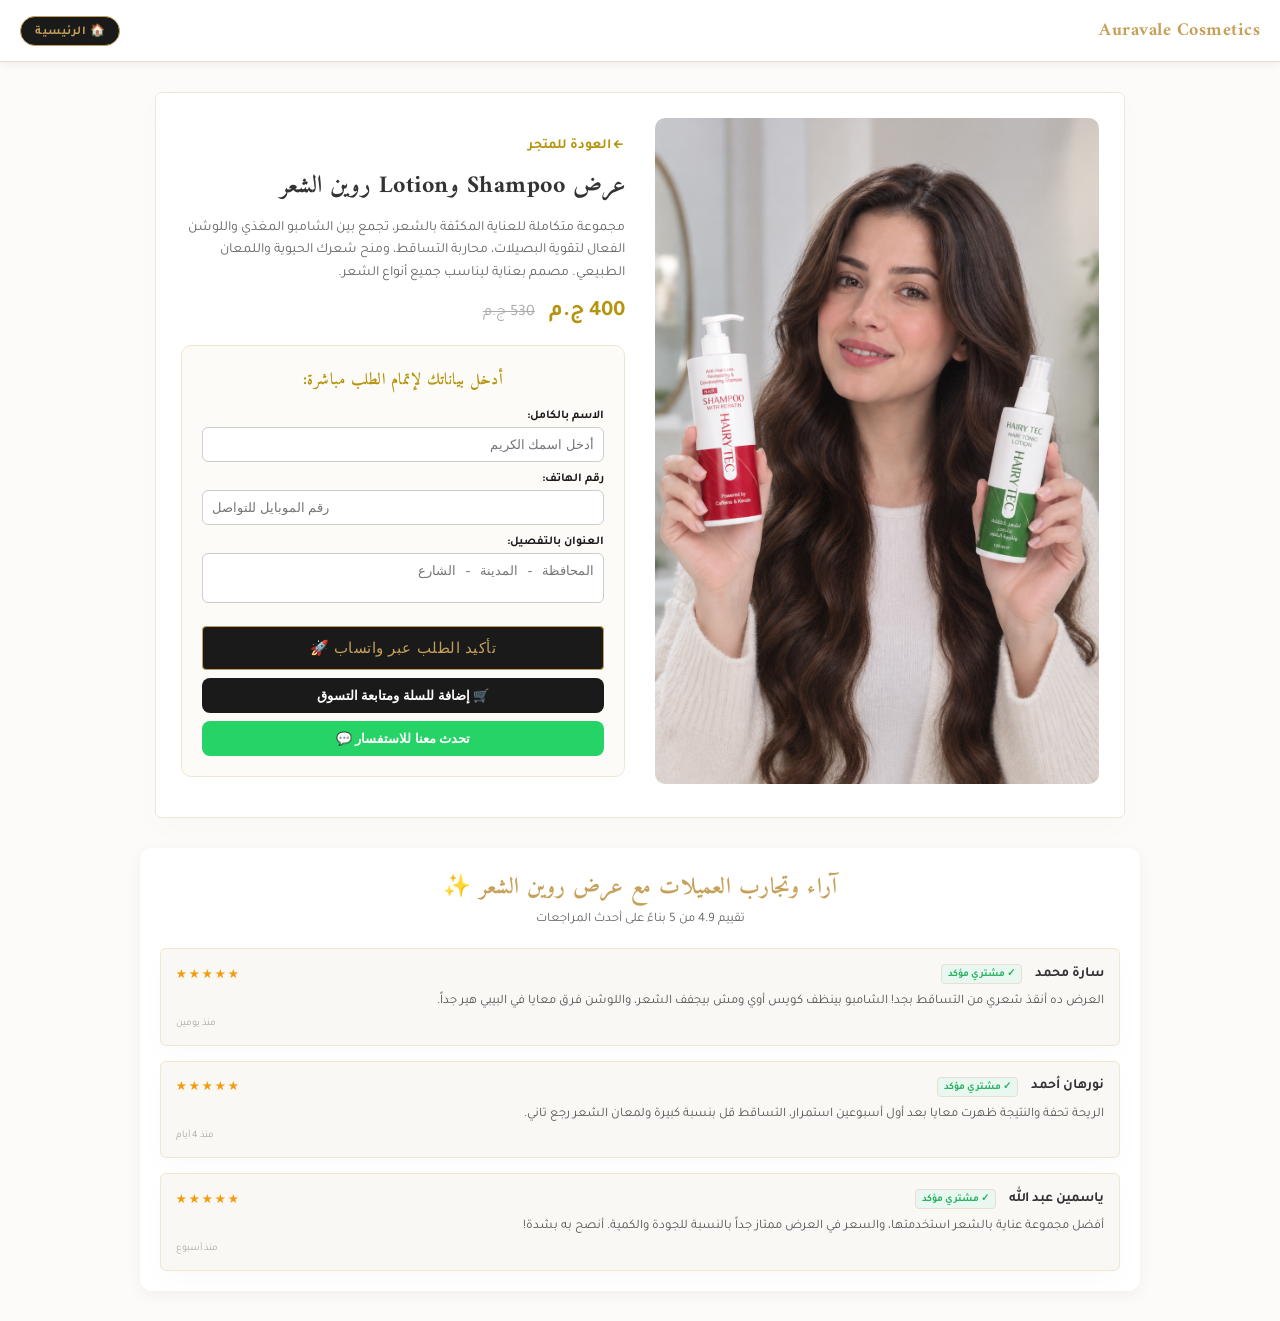
<file: auravale-glow-serum.html>
<!DOCTYPE html>
<html lang="ar" dir="rtl">
<head>
  <meta charset="UTF-8">
  <meta name="viewport" content="width=device-width, initial-scale=1.0">
  <title>عرض Shampoo وLotion روين الشعر - Auravale Cosmetics</title>
  <link rel="stylesheet" href="style.css?v=500">
  <style>
    .product-reviews-container {
      max-width: 1000px;
      margin: 30px auto;
      padding: 20px;
      background: #fff;
      border-radius: 12px;
      box-shadow: 0 4px 15px rgba(0,0,0,0.05);
    }
    .reviews-header {
      margin-bottom: 20px;
      text-align: center;
    }
    .reviews-header h3 {
      color: #b59410;
      margin-bottom: 5px;
    }
    .reviews-summary {
      font-size: 13px;
      color: #666;
    }
    .product-reviews-list {
      display: flex;
      flex-direction: column;
      gap: 15px;
    }
    .product-review-card {
      background: #faf8f5;
      padding: 15px;
      border-radius: 8px;
      border: 1px solid #f0e6d2;
    }
    .review-card-top {
      display: flex;
      justify-content: space-between;
      align-items: center;
      margin-bottom: 8px;
    }
    .reviewer-name {
      font-weight: bold;
      font-size: 14px;
      color: #333;
    }
    .verified-badge {
      font-size: 10px;
      color: #27ae60;
      background: #e8f8f0;
      padding: 2px 6px;
      border-radius: 4px;
      margin-right: 5px;
    }
    .review-stars {
      color: #f39c12;
      font-size: 12px;
    }
    .review-comment {
      font-size: 13px;
      color: #555;
      line-height: 1.5;
    }
    .review-date {
      font-size: 10px;
      color: #aaa;
      margin-top: 6px;
    }
  </style>

<!-- Meta Pixel Code -->
<script>
!function(f,b,e,v,n,t,s)
{if(f.fbq)return;n=f.fbq=function(){n.callMethod?
 n.callMethod.apply(n,arguments):n.queue.push(arguments)};
if(!f._fbq)f._fbq=n;n.push=n;n.loaded=!0;n.version='2.0';
n.queue=[];t=b.createElement(e);t.async=!0;
t.src=v;s=b.getElementsByTagName(e)[0];
s.parentNode.insertBefore(t,s)}(window, document,'script',
'https://connect.facebook.net/en_US/fbevents.js');
fbq('init', '1062648226654073');
fbq('track', 'PageView');
</script>
<noscript><img height="1" width="1" style="display:none"
src="https://www.facebook.com/tr?id=1062648226654073&ev=PageView&noscript=1"/></noscript>
<!-- End Meta Pixel Code -->

</head>
<body>

  <nav class="navbar" style="background: #fff; padding: 15px 20px; box-shadow: 0 2px 8px rgba(0,0,0,0.06); display: flex; justify-content: space-between; align-items: center;">
    <a href="index.html" class="nav-brand" style="color: #b59410; text-decoration: none; font-weight: 800; font-size: 18px;">Auravale Cosmetics</a>
    <a href="index.html" class="cart-btn-nav" style="text-decoration: none; background: #1a1a1a; color: #fff; padding: 6px 14px; border-radius: 20px; font-size: 12px; font-weight: bold;">🏠 الرئيسية</a>
  </nav>

  <main style="max-width: 1000px; margin: 30px auto; padding: 0 15px; box-sizing: border-box;">
    <div style="background: #fff; border-radius: 12px; padding: 25px; box-shadow: 0 4px 15px rgba(0,0,0,0.05); display: flex; flex-wrap: wrap; gap: 30px; align-items: center;">
      
      <div style="flex: 1; min-width: 280px;">
        <img src="auravale-glow-serum.jpg" alt="عرض Shampoo وLotion روين الشعر" style="width: 100%; border-radius: 10px; object-fit: cover;">
      </div>

      <div style="flex: 1; min-width: 280px;">
        <a href="index.html" style="color: #b59410; text-decoration: none; font-size: 14px; font-weight: bold; display: inline-block; margin-bottom: 10px;">← العودة للمتجر</a>
        
        <h2 style="margin: 0 0 10px 0; color: #333;">عرض Shampoo وLotion روين الشعر</h2>
        <p style="color: #666; font-size: 14px; line-height: 1.6; margin-bottom: 15px;">
          مجموعة متكاملة للعناية المكثفة بالشعر، تجمع بين الشامبو المغذي واللوشن الفعال لتقوية البصيلات، محاربة التساقط، ومنح شعرك الحيوية واللمعان الطبيعي. مصمم بعناية ليناسب جميع أنواع الشعر.
        </p>

        <div style="margin-bottom: 20px;">
          <span style="font-size: 22px; font-weight: bold; color: #b59410;">400 ج.م</span>
          <span style="text-decoration: line-through; color: #aaa; margin-right: 10px; font-size: 16px;">530 ج.م</span>
        </div>

        <div style="background: #fdfbf7; border: 1px solid #f0e6d2; padding: 20px; border-radius: 10px;">
          <h4 style="margin-top: 0; color: #b59410; margin-bottom: 15px; text-align: center;">أدخل بياناتك لإتمام الطلب مباشرة:</h4>
          
          <form onsubmit="sendProductOrder(event, 'عرض Shampoo وLotion روين الشعر', 400)">
            <div style="margin-bottom: 10px;">
              <label style="display: block; font-size: 12px; font-weight: bold; margin-bottom: 4px;">الاسم بالكامل:</label>
              <input type="text" id="p-name" required placeholder="أدخل اسمك الكريم" style="width: 100%; padding: 9px; border: 1px solid #ccc; border-radius: 6px; box-sizing: border-box;">
            </div>

            <div style="margin-bottom: 10px;">
              <label style="display: block; font-size: 12px; font-weight: bold; margin-bottom: 4px;">رقم الهاتف:</label>
              <input type="tel" id="p-phone" required placeholder="رقم الموبايل للتواصل" style="width: 100%; padding: 9px; border: 1px solid #ccc; border-radius: 6px; box-sizing: border-box;">
            </div>

            <div style="margin-bottom: 15px;">
              <label style="display: block; font-size: 12px; font-weight: bold; margin-bottom: 4px;">العنوان بالتفصيل:</label>
              <textarea id="p-address" required rows="2" placeholder="المحافظة - المدينة - الشارع" style="width: 100%; padding: 9px; border: 1px solid #ccc; border-radius: 6px; box-sizing: border-box; resize: none;"></textarea>
            </div>

            <button type="submit" style="width: 100%; padding: 12px; background: #b59410; color: white; border: none; border-radius: 8px; font-weight: bold; font-size: 15px; cursor: pointer; margin-bottom: 8px; transition: 0.3s;" onmouseover="this.style.background='#967a0d'" onmouseout="this.style.background='#b59410'">
              تأكيد الطلب عبر واتساب 🚀
            </button>

            <button type="button" onclick="addToCartAndGo('عرض Shampoo وLotion روين الشعر', 400, 'auravale-glow-serum.jpg')" style="width: 100%; padding: 10px; background: #1a1a1a; color: white; border: none; border-radius: 8px; font-weight: bold; font-size: 13px; cursor: pointer; margin-bottom: 8px;">
              🛒 إضافة للسلة ومتابعة التسوق
            </button>

            <button type="button" onclick="chatWhatsApp('عرض Shampoo وLotion روين الشعر')" style="width: 100%; padding: 10px; background: #25d366; color: white; border: none; border-radius: 8px; font-weight: bold; font-size: 13px; cursor: pointer;">
              تحدث معنا للاستفسار 💬
            </button>
          </form>
        </div>

      </div>
    </div>
  </main>

  <!-- قسم المراجعات الخاص بالشامبو واللوشن -->
  <div class="product-reviews-container">
    <div class="reviews-header">
      <h3>آراء وتجارب العميلات مع عرض روين الشعر ✨</h3>
      <div class="reviews-summary">تقييم 4.9 من 5 بناءً على أحدث المراجعات</div>
    </div>

    <div class="product-reviews-list">
      
      <div class="product-review-card">
        <div class="review-card-top">
          <div class="reviewer-name">
            سارة محمد
            <span class="verified-badge">✓ مشتري مؤكد</span>
          </div>
          <div class="review-stars">★★★★★</div>
        </div>
        <div class="review-comment">العرض ده أنقذ شعري من التساقط بجد! الشامبو بينظف كويس أوي ومش بيجفف الشعر، واللوشن فرق معايا في البيبي هير جداً.</div>
        <div class="review-date">منذ يومين</div>
      </div>

      <div class="product-review-card">
        <div class="review-card-top">
          <div class="reviewer-name">
            نورهان أحمد
            <span class="verified-badge">✓ مشتري مؤكد</span>
          </div>
          <div class="review-stars">★★★★★</div>
        </div>
        <div class="review-comment">الريحة تحفة والنتيجة ظهرت معايا بعد أول أسبوعين استمرار، التساقط قل بنسبة كبيرة ولمعان الشعر رجع تاني.</div>
        <div class="review-date">منذ 4 أيام</div>
      </div>

      <div class="product-review-card">
        <div class="review-card-top">
          <div class="reviewer-name">
            ياسمين عبد الله
            <span class="verified-badge">✓ مشتري مؤكد</span>
          </div>
          <div class="review-stars">★★★★★</div>
        </div>
        <div class="review-comment">أفضل مجموعة عناية بالشعر استخدمتها، والسعر في العرض ممتاز جداً بالنسبة للجودة والكمية. أنصح به بشدة!</div>
        <div class="review-date">منذ أسبوع</div>
      </div>

    </div>
  </div>

  <script>
    const ORDERS_API_URL = "https://script.google.com/macros/s/AKfycbyWqQicfGGOROX6rVQg1HFWBBC1_qwdjdVaYZrzMyOEoD8HHh2f8lKMn7OWyV1loo_qGw/exec";

    function getMetaTrackingData() {
      const params = new URLSearchParams(window.location.search);
      let fbclid = params.get('fbclid') || '';
      let fbp = '';
      let fbc = '';

      const cookies = document.cookie.split(';').map(c => c.trim());
      const fbpCookie = cookies.find(c => c.startsWith('_fbp='));
      const fbcCookie = cookies.find(c => c.startsWith('_fbc='));
      if (fbpCookie) fbp = decodeURIComponent(fbpCookie.substring(5));
      if (fbcCookie) fbc = decodeURIComponent(fbcCookie.substring(5));

      if (!fbc && fbclid) {
        fbc = 'fb.1.' + Date.now() + '.' + fbclid;
      }

      return { fbclid, fbp, fbc };
    }

    function createOrderId() {
      return 'AV-' + Date.now() + '-' + Math.random().toString(36).slice(2, 8).toUpperCase();
    }

    function logOrderToGoogleSheet(order) {
      const tracking = getMetaTrackingData();
      const params = new URLSearchParams({
        order_id: order.orderId,
        name: order.name || '',
        phone: order.phone || '',
        address: order.address || '',
        product: order.product || '',
        value: String(order.value || 0),
        fbclid: tracking.fbclid,
        fbp: tracking.fbp,
        fbc: tracking.fbc
      });

      const beacon = new Image();
      beacon.src = ORDERS_API_URL + '?' + params.toString();
    }

    const PHONE_NUMBER = "201106014523";

    function sendProductOrder(event, productName, price) {
      event.preventDefault();
      const name = document.getElementById('p-name').value.trim();
      const phone = document.getElementById('p-phone').value.trim();
      const address = document.getElementById('p-address').value.trim();

      if (!name || !phone || !address) {
        alert('يرجى ملء جميع البيانات للتمكن من إرسال الطلب!');
        return;
      }

      const orderId = createOrderId();

      let msg = `🛒 *طلب جديد عبر الموقع*\n`;
      msg += `-------------------------\n`;
      msg += `🆔 *رقم الطلب:* ${orderId}\n`;
      msg += `📦 *المنتج:* ${productName}\n`;
      msg += `💰 *السعر:* ${price} ج.م\n`;
      msg += `-------------------------\n`;
      msg += `👤 *الاسم:* ${name}\n`;
      msg += `📞 *الهاتف:* ${phone}\n`;
      msg += `🏠 *العنوان:* ${address}`;

      logOrderToGoogleSheet({
        orderId: orderId,
        name: name,
        phone: phone,
        address: address,
        product: productName,
        value: price
      });

      window.open(`https://wa.me/${PHONE_NUMBER}?text=${encodeURIComponent(msg)}`, '_blank');
    }

    function addToCartAndGo(title, price, image) {
      let cart = JSON.parse(localStorage.getItem('cart')) || [];
      let existingIndex = cart.findIndex(item => item.title === title);

      if (existingIndex > -1) {
        cart[existingIndex].quantity += 1;
      } else {
        cart.push({ title: title, price: price, image: image, quantity: 1 });
      }

      localStorage.setItem('cart', JSON.stringify(cart));
      alert('تمت إضافة المنتج للسلة بنجاح!');
      window.location.href = 'index.html';
    }

    function chatWhatsApp(productName) {
      const msg = `مرحباً Auravale Cosmetics، أريد الاستفسار عن منتج: ${productName}`;
      window.open(`https://wa.me/${PHONE_NUMBER}?text=${encodeURIComponent(msg)}`, '_blank');
    }
  </script>
</body>
</html>
</file>
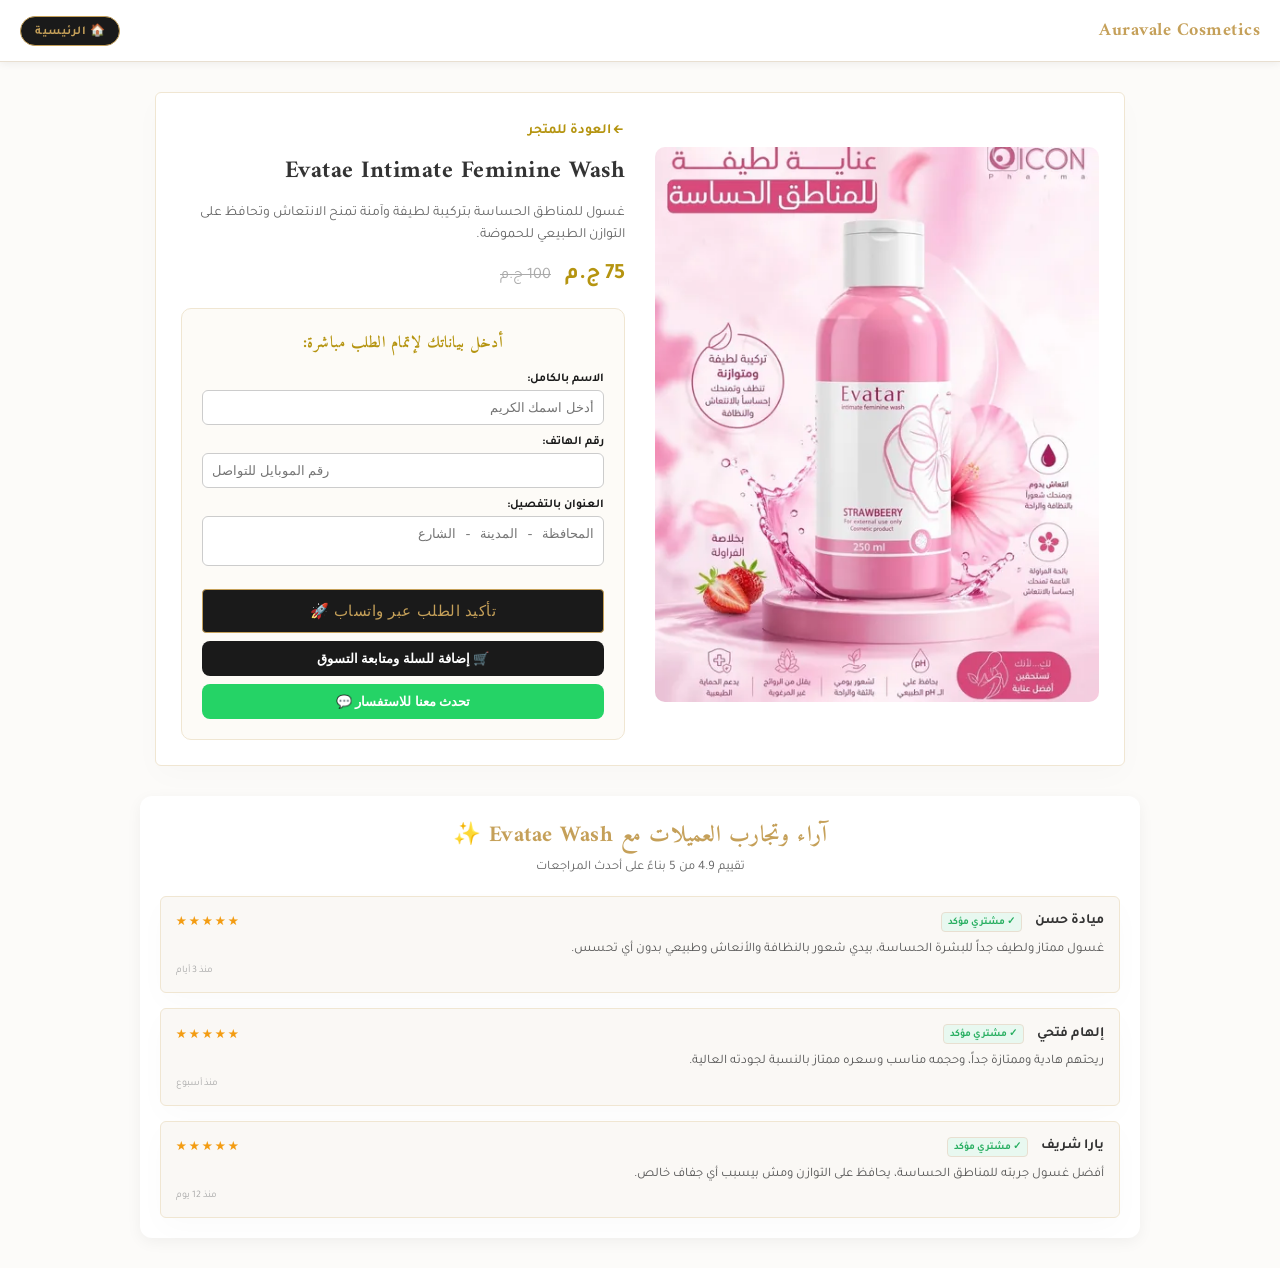
<file: evatae.html>
<!DOCTYPE html>
<html lang="ar" dir="rtl">
<head>
  <meta charset="UTF-8">
  <meta name="viewport" content="width=device-width, initial-scale=1.0">
  <title>Evatae Intimate Feminine Wash - Auravale Cosmetics</title>
  <link rel="stylesheet" href="style.css?v=500">
  <style>
    .product-reviews-container {
      max-width: 1000px;
      margin: 30px auto;
      padding: 20px;
      background: #fff;
      border-radius: 12px;
      box-shadow: 0 4px 15px rgba(0,0,0,0.05);
    }
    .reviews-header {
      margin-bottom: 20px;
      text-align: center;
    }
    .reviews-header h3 {
      color: #b59410;
      margin-bottom: 5px;
    }
    .reviews-summary {
      font-size: 13px;
      color: #666;
    }
    .product-reviews-list {
      display: flex;
      flex-direction: column;
      gap: 15px;
    }
    .product-review-card {
      background: #faf8f5;
      padding: 15px;
      border-radius: 8px;
      border: 1px solid #f0e6d2;
    }
    .review-card-top {
      display: flex;
      justify-content: space-between;
      align-items: center;
      margin-bottom: 8px;
    }
    .reviewer-name {
      font-weight: bold;
      font-size: 14px;
      color: #333;
    }
    .verified-badge {
      font-size: 10px;
      color: #27ae60;
      background: #e8f8f0;
      padding: 2px 6px;
      border-radius: 4px;
      margin-right: 5px;
    }
    .review-stars {
      color: #f39c12;
      font-size: 12px;
    }
    .review-comment {
      font-size: 13px;
      color: #555;
      line-height: 1.5;
    }
    .review-date {
      font-size: 10px;
      color: #aaa;
      margin-top: 6px;
    }
  </style>

<!-- Meta Pixel Code -->
<script>
!function(f,b,e,v,n,t,s)
{if(f.fbq)return;n=f.fbq=function(){n.callMethod?
 n.callMethod.apply(n,arguments):n.queue.push(arguments)};
if(!f._fbq)f._fbq=n;n.push=n;n.loaded=!0;n.version='2.0';
n.queue=[];t=b.createElement(e);t.async=!0;
t.src=v;s=b.getElementsByTagName(e)[0];
s.parentNode.insertBefore(t,s)}(window, document,'script',
'https://connect.facebook.net/en_US/fbevents.js');
fbq('init', '1062648226654073');
fbq('track', 'PageView');
</script>
<noscript><img height="1" width="1" style="display:none"
src="https://www.facebook.com/tr?id=1062648226654073&ev=PageView&noscript=1"/></noscript>
<!-- End Meta Pixel Code -->

</head>
<body>

  <nav class="navbar" style="background: #fff; padding: 15px 20px; box-shadow: 0 2px 8px rgba(0,0,0,0.06); display: flex; justify-content: space-between; align-items: center;">
    <a href="index.html" class="nav-brand" style="color: #b59410; text-decoration: none; font-weight: 800; font-size: 18px;">Auravale Cosmetics</a>
    <a href="index.html" class="cart-btn-nav" style="text-decoration: none; background: #1a1a1a; color: #fff; padding: 6px 14px; border-radius: 20px; font-size: 12px; font-weight: bold;">🏠 الرئيسية</a>
  </nav>

  <main style="max-width: 1000px; margin: 30px auto; padding: 0 15px; box-sizing: border-box;">
    <div style="background: #fff; border-radius: 12px; padding: 25px; box-shadow: 0 4px 15px rgba(0,0,0,0.05); display: flex; flex-wrap: wrap; gap: 30px; align-items: center;">
      
      <div style="flex: 1; min-width: 280px;">
        <img src="evatae.jpg" alt="Evatae Intimate Feminine Wash" style="width: 100%; border-radius: 10px; object-fit: cover;">
      </div>

      <div style="flex: 1; min-width: 280px;">
        <a href="index.html" style="color: #b59410; text-decoration: none; font-size: 14px; font-weight: bold; display: inline-block; margin-bottom: 10px;">← العودة للمتجر</a>
        
        <h2 style="margin: 0 0 10px 0; color: #333;">Evatae Intimate Feminine Wash</h2>
        <p style="color: #666; font-size: 14px; line-height: 1.6; margin-bottom: 15px;">
          غسول للمناطق الحساسة بتركيبة لطيفة وآمنة تمنح الانتعاش وتحافظ على التوازن الطبيعي للحموضة.
        </p>

        <div style="margin-bottom: 20px;">
          <span style="font-size: 22px; font-weight: bold; color: #b59410;">75 ج.م</span>
          <span style="text-decoration: line-through; color: #aaa; margin-right: 10px; font-size: 16px;">100 ج.م</span>
        </div>

        <div style="background: #fdfbf7; border: 1px solid #f0e6d2; padding: 20px; border-radius: 10px;">
          <h4 style="margin-top: 0; color: #b59410; margin-bottom: 15px; text-align: center;">أدخل بياناتك لإتمام الطلب مباشرة:</h4>
          
          <form onsubmit="sendProductOrder(event, 'Evatae Intimate Feminine Wash', 75)">
            <div style="margin-bottom: 10px;">
              <label style="display: block; font-size: 12px; font-weight: bold; margin-bottom: 4px;">الاسم بالكامل:</label>
              <input type="text" id="p-name" required placeholder="أدخل اسمك الكريم" style="width: 100%; padding: 9px; border: 1px solid #ccc; border-radius: 6px; box-sizing: border-box;">
            </div>

            <div style="margin-bottom: 10px;">
              <label style="display: block; font-size: 12px; font-weight: bold; margin-bottom: 4px;">رقم الهاتف:</label>
              <input type="tel" id="p-phone" required placeholder="رقم الموبايل للتواصل" style="width: 100%; padding: 9px; border: 1px solid #ccc; border-radius: 6px; box-sizing: border-box;">
            </div>

            <div style="margin-bottom: 15px;">
              <label style="display: block; font-size: 12px; font-weight: bold; margin-bottom: 4px;">العنوان بالتفصيل:</label>
              <textarea id="p-address" required rows="2" placeholder="المحافظة - المدينة - الشارع" style="width: 100%; padding: 9px; border: 1px solid #ccc; border-radius: 6px; box-sizing: border-box; resize: none;"></textarea>
            </div>

            <button type="submit" style="width: 100%; padding: 12px; background: #b59410; color: white; border: none; border-radius: 8px; font-weight: bold; font-size: 15px; cursor: pointer; margin-bottom: 8px; transition: 0.3s;" onmouseover="this.style.background='#967a0d'" onmouseout="this.style.background='#b59410'">
              تأكيد الطلب عبر واتساب 🚀
            </button>

            <button type="button" onclick="addToCartAndGo('Evatae Intimate Feminine Wash', 75, 'evatae.jpg')" style="width: 100%; padding: 10px; background: #1a1a1a; color: white; border: none; border-radius: 8px; font-weight: bold; font-size: 13px; cursor: pointer; margin-bottom: 8px;">
              🛒 إضافة للسلة ومتابعة التسوق
            </button>

            <button type="button" onclick="chatWhatsApp('Evatae Intimate Feminine Wash')" style="width: 100%; padding: 10px; background: #25d366; color: white; border: none; border-radius: 8px; font-weight: bold; font-size: 13px; cursor: pointer;">
              تحدث معنا للاستفسار 💬
            </button>
          </form>
        </div>

      </div>
    </div>
  </main>

  <!-- قسم المراجعات الخاص بالغسول -->
  <div class="product-reviews-container">
    <div class="reviews-header">
      <h3>آراء وتجارب العميلات مع Evatae Wash ✨</h3>
      <div class="reviews-summary">تقييم 4.9 من 5 بناءً على أحدث المراجعات</div>
    </div>

    <div class="product-reviews-list">
      
      <div class="product-review-card">
        <div class="review-card-top">
          <div class="reviewer-name">
            ميادة حسن
            <span class="verified-badge">✓ مشتري مؤكد</span>
          </div>
          <div class="review-stars">★★★★★</div>
        </div>
        <div class="review-comment">غسول ممتاز ولطيف جداً للبشرة الحساسة، بيدي شعور بالنظافة والأنعاش وطبيعي بدون أي تحسس.</div>
        <div class="review-date">منذ 3 أيام</div>
      </div>

      <div class="product-review-card">
        <div class="review-card-top">
          <div class="reviewer-name">
            إلهام فتحي
            <span class="verified-badge">✓ مشتري مؤكد</span>
          </div>
          <div class="review-stars">★★★★★</div>
        </div>
        <div class="review-comment">ريحتهم هادية وممتازة جداً، وحجمه مناسب وسعره ممتاز بالنسبة لجودته العالية.</div>
        <div class="review-date">منذ أسبوع</div>
      </div>

      <div class="product-review-card">
        <div class="review-card-top">
          <div class="reviewer-name">
            يارا شريف
            <span class="verified-badge">✓ مشتري مؤكد</span>
          </div>
          <div class="review-stars">★★★★★</div>
        </div>
        <div class="review-comment">أفضل غسول جربته للمناطق الحساسة، يحافظ على التوازن ومش بيسبب أي جفاف خالص.</div>
        <div class="review-date">منذ 12 يوم</div>
      </div>

    </div>
  </div>

  <script>

    const ORDERS_API_URL = "https://script.google.com/macros/s/AKfycbyWqQicfGGOROX6rVQg1HFWBBC1_qwdjdVaYZrzMyOEoD8HHh2f8lKMn7OWyV1loo_qGw/exec";

    function getMetaTrackingData() {
      const params = new URLSearchParams(window.location.search);
      let fbclid = params.get('fbclid') || '';
      let fbp = '';
      let fbc = '';

      const cookies = document.cookie.split(';').map(c => c.trim());
      const fbpCookie = cookies.find(c => c.startsWith('_fbp='));
      const fbcCookie = cookies.find(c => c.startsWith('_fbc='));
      if (fbpCookie) fbp = decodeURIComponent(fbpCookie.substring(5));
      if (fbcCookie) fbc = decodeURIComponent(fbcCookie.substring(5));

      if (!fbc && fbclid) {
        fbc = 'fb.1.' + Date.now() + '.' + fbclid;
      }

      return { fbclid, fbp, fbc };
    }

    function createOrderId() {
      return 'AV-' + Date.now() + '-' + Math.random().toString(36).slice(2, 8).toUpperCase();
    }

    function logOrderToGoogleSheet(order) {
      const tracking = getMetaTrackingData();
      const params = new URLSearchParams({
        order_id: order.orderId,
        name: order.name || '',
        phone: order.phone || '',
        address: order.address || '',
        product: order.product || '',
        value: String(order.value || 0),
        fbclid: tracking.fbclid,
        fbp: tracking.fbp,
        fbc: tracking.fbc
      });

      const beacon = new Image();
      beacon.src = ORDERS_API_URL + '?' + params.toString();
    }

    const PHONE_NUMBER = "201106014523";

    function sendProductOrder(event, productName, price) {
      event.preventDefault();
      const name = document.getElementById('p-name').value.trim();
      const phone = document.getElementById('p-phone').value.trim();
      const address = document.getElementById('p-address').value.trim();

      if (!name || !phone || !address) {
        alert('يرجى ملء جميع البيانات للتمكن من إرسال الطلب!');
        return;
      }

      const orderId = createOrderId();

      let msg = `🛒 *طلب جديد عبر الموقع*\n`;
      msg += `-------------------------\n`;
      msg += `🆔 *رقم الطلب:* ${orderId}\n`;
      msg += `📦 *المنتج:* ${productName}\n`;
      msg += `💰 *السعر:* ${price} ج.م\n`;
      msg += `-------------------------\n`;
      msg += `👤 *الاسم:* ${name}\n`;
      msg += `📞 *الهاتف:* ${phone}\n`;
      msg += `🏠 *العنوان:* ${address}`;

      logOrderToGoogleSheet({
        orderId: orderId,
        name: name,
        phone: phone,
        address: address,
        product: productName,
        value: price
      });

      window.open(`https://wa.me/${PHONE_NUMBER}?text=${encodeURIComponent(msg)}`, '_blank');
    }

    function addToCartAndGo(title, price, image) {
      let cart = JSON.parse(localStorage.getItem('cart')) || [];
      let existingIndex = cart.findIndex(item => item.title === title);

      if (existingIndex > -1) {
        cart[existingIndex].quantity += 1;
      } else {
        cart.push({ title: title, price: price, image: image, quantity: 1 });
      }

      localStorage.setItem('cart', JSON.stringify(cart));
      alert('تمت إضافة المنتج للسلة بنجاح!');
      window.location.href = 'index.html';
    }

    function chatWhatsApp(productName) {
      const msg = `مرحباً Auravale Cosmetics، أريد الاستفسار عن منتج: ${productName}`;
      window.open(`https://wa.me/${PHONE_NUMBER}?text=${encodeURIComponent(msg)}`, '_blank');
    }
  </script>
</body>
</html>
</file>
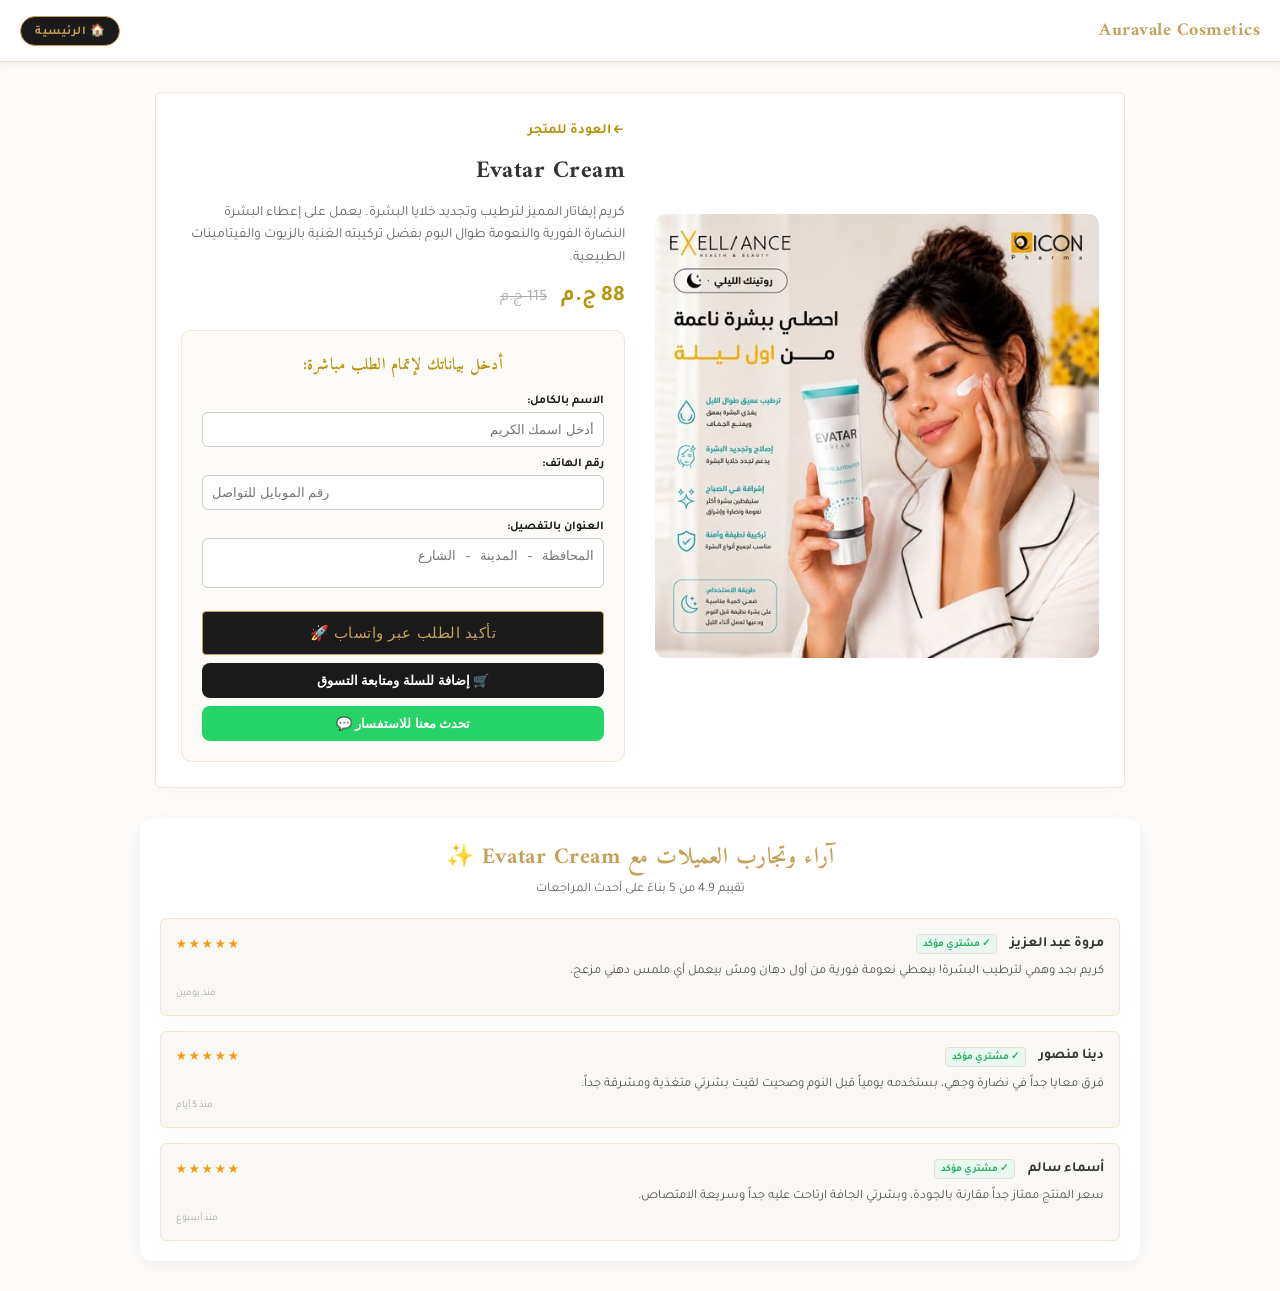
<file: evatar.html>
<!DOCTYPE html>
<html lang="ar" dir="rtl">
<head>
  <meta charset="UTF-8">
  <meta name="viewport" content="width=device-width, initial-scale=1.0">
  <title>Evatar Cream - Auravale Cosmetics</title>
  <link rel="stylesheet" href="style.css?v=500">
  <style>
    .product-reviews-container {
      max-width: 1000px;
      margin: 30px auto;
      padding: 20px;
      background: #fff;
      border-radius: 12px;
      box-shadow: 0 4px 15px rgba(0,0,0,0.05);
    }
    .reviews-header {
      margin-bottom: 20px;
      text-align: center;
    }
    .reviews-header h3 {
      color: #b59410;
      margin-bottom: 5px;
    }
    .reviews-summary {
      font-size: 13px;
      color: #666;
    }
    .product-reviews-list {
      display: flex;
      flex-direction: column;
      gap: 15px;
    }
    .product-review-card {
      background: #faf8f5;
      padding: 15px;
      border-radius: 8px;
      border: 1px solid #f0e6d2;
    }
    .review-card-top {
      display: flex;
      justify-content: space-between;
      align-items: center;
      margin-bottom: 8px;
    }
    .reviewer-name {
      font-weight: bold;
      font-size: 14px;
      color: #333;
    }
    .verified-badge {
      font-size: 10px;
      color: #27ae60;
      background: #e8f8f0;
      padding: 2px 6px;
      border-radius: 4px;
      margin-right: 5px;
    }
    .review-stars {
      color: #f39c12;
      font-size: 12px;
    }
    .review-comment {
      font-size: 13px;
      color: #555;
      line-height: 1.5;
    }
    .review-date {
      font-size: 10px;
      color: #aaa;
      margin-top: 6px;
    }
  </style>

<!-- Meta Pixel Code -->
<script>
!function(f,b,e,v,n,t,s)
{if(f.fbq)return;n=f.fbq=function(){n.callMethod?
 n.callMethod.apply(n,arguments):n.queue.push(arguments)};
if(!f._fbq)f._fbq=n;n.push=n;n.loaded=!0;n.version='2.0';
n.queue=[];t=b.createElement(e);t.async=!0;
t.src=v;s=b.getElementsByTagName(e)[0];
s.parentNode.insertBefore(t,s)}(window, document,'script',
'https://connect.facebook.net/en_US/fbevents.js');
fbq('init', '1062648226654073');
fbq('track', 'PageView');
</script>
<noscript><img height="1" width="1" style="display:none"
src="https://www.facebook.com/tr?id=1062648226654073&ev=PageView&noscript=1"/></noscript>
<!-- End Meta Pixel Code -->

</head>
<body>

  <nav class="navbar" style="background: #fff; padding: 15px 20px; box-shadow: 0 2px 8px rgba(0,0,0,0.06); display: flex; justify-content: space-between; align-items: center;">
    <a href="index.html" class="nav-brand" style="color: #b59410; text-decoration: none; font-weight: 800; font-size: 18px;">Auravale Cosmetics</a>
    <a href="index.html" class="cart-btn-nav" style="text-decoration: none; background: #1a1a1a; color: #fff; padding: 6px 14px; border-radius: 20px; font-size: 12px; font-weight: bold;">🏠 الرئيسية</a>
  </nav>

  <main style="max-width: 1000px; margin: 30px auto; padding: 0 15px; box-sizing: border-box;">
    <div style="background: #fff; border-radius: 12px; padding: 25px; box-shadow: 0 4px 15px rgba(0,0,0,0.05); display: flex; flex-wrap: wrap; gap: 30px; align-items: center;">
      
      <div style="flex: 1; min-width: 280px;">
        <img src="evatar.jpg" alt="Evatar Cream" style="width: 100%; border-radius: 10px; object-fit: cover;">
      </div>

      <div style="flex: 1; min-width: 280px;">
        <a href="index.html" style="color: #b59410; text-decoration: none; font-size: 14px; font-weight: bold; display: inline-block; margin-bottom: 10px;">← العودة للمتجر</a>
        
        <h2 style="margin: 0 0 10px 0; color: #333;">Evatar Cream</h2>
        <p style="color: #666; font-size: 14px; line-height: 1.6; margin-bottom: 15px;">
          كريم إيفاتار المميز لترطيب وتجديد خلايا البشرة. يعمل على إعطاء البشرة النضارة الفورية والنعومة طوال اليوم بفضل تركيبته الغنية بالزيوت والفيتامينات الطبيعية.
        </p>

        <div style="margin-bottom: 20px;">
          <span style="font-size: 22px; font-weight: bold; color: #b59410;">88 ج.م</span>
          <span style="text-decoration: line-through; color: #aaa; margin-right: 10px; font-size: 16px;">115 ج.م</span>
        </div>

        <div style="background: #fdfbf7; border: 1px solid #f0e6d2; padding: 20px; border-radius: 10px;">
          <h4 style="margin-top: 0; color: #b59410; margin-bottom: 15px; text-align: center;">أدخل بياناتك لإتمام الطلب مباشرة:</h4>
          
          <form onsubmit="sendProductOrder(event, 'Evatar Cream', 88)">
            <div style="margin-bottom: 10px;">
              <label style="display: block; font-size: 12px; font-weight: bold; margin-bottom: 4px;">الاسم بالكامل:</label>
              <input type="text" id="p-name" required placeholder="أدخل اسمك الكريم" style="width: 100%; padding: 9px; border: 1px solid #ccc; border-radius: 6px; box-sizing: border-box;">
            </div>

            <div style="margin-bottom: 10px;">
              <label style="display: block; font-size: 12px; font-weight: bold; margin-bottom: 4px;">رقم الهاتف:</label>
              <input type="tel" id="p-phone" required placeholder="رقم الموبايل للتواصل" style="width: 100%; padding: 9px; border: 1px solid #ccc; border-radius: 6px; box-sizing: border-box;">
            </div>

            <div style="margin-bottom: 15px;">
              <label style="display: block; font-size: 12px; font-weight: bold; margin-bottom: 4px;">العنوان بالتفصيل:</label>
              <textarea id="p-address" required rows="2" placeholder="المحافظة - المدينة - الشارع" style="width: 100%; padding: 9px; border: 1px solid #ccc; border-radius: 6px; box-sizing: border-box; resize: none;"></textarea>
            </div>

            <button type="submit" style="width: 100%; padding: 12px; background: #b59410; color: white; border: none; border-radius: 8px; font-weight: bold; font-size: 15px; cursor: pointer; margin-bottom: 8px; transition: 0.3s;" onmouseover="this.style.background='#967a0d'" onmouseout="this.style.background='#b59410'">
              تأكيد الطلب عبر واتساب 🚀
            </button>

            <button type="button" onclick="addToCartAndGo('Evatar Cream', 88, 'evatar.jpg')" style="width: 100%; padding: 10px; background: #1a1a1a; color: white; border: none; border-radius: 8px; font-weight: bold; font-size: 13px; cursor: pointer; margin-bottom: 8px;">
              🛒 إضافة للسلة ومتابعة التسوق
            </button>

            <button type="button" onclick="chatWhatsApp('Evatar Cream')" style="width: 100%; padding: 10px; background: #25d366; color: white; border: none; border-radius: 8px; font-weight: bold; font-size: 13px; cursor: pointer;">
              تحدث معنا للاستفسار 💬
            </button>
          </form>
        </div>

      </div>
    </div>
  </main>

  <!-- قسم المراجعات الخاص بالكريم -->
  <div class="product-reviews-container">
    <div class="reviews-header">
      <h3>آراء وتجارب العميلات مع Evatar Cream ✨</h3>
      <div class="reviews-summary">تقييم 4.9 من 5 بناءً على أحدث المراجعات</div>
    </div>

    <div class="product-reviews-list">
      
      <div class="product-review-card">
        <div class="review-card-top">
          <div class="reviewer-name">
            مروة عبد العزيز
            <span class="verified-badge">✓ مشتري مؤكد</span>
          </div>
          <div class="review-stars">★★★★★</div>
        </div>
        <div class="review-comment">كريم بجد وهمي لترطيب البشرة! بيعطي نعومة فورية من أول دهان ومش بيعمل أي ملمس دهني مزعج.</div>
        <div class="review-date">منذ يومين</div>
      </div>

      <div class="product-review-card">
        <div class="review-card-top">
          <div class="reviewer-name">
            دينا منصور
            <span class="verified-badge">✓ مشتري مؤكد</span>
          </div>
          <div class="review-stars">★★★★★</div>
        </div>
        <div class="review-comment">فرق معايا جداً في نضارة وجهي، بستخدمه يومياً قبل النوم وصحيت لقيت بشرتي متغذية ومشرقة جداً.</div>
        <div class="review-date">منذ 5 أيام</div>
      </div>

      <div class="product-review-card">
        <div class="review-card-top">
          <div class="reviewer-name">
            أسماء سالم
            <span class="verified-badge">✓ مشتري مؤكد</span>
          </div>
          <div class="review-stars">★★★★★</div>
        </div>
        <div class="review-comment">سعر المنتج ممتاز جداً مقارنة بالجودة، وبشرتي الجافة ارتاحت عليه جداً وسريعة الامتصاص.</div>
        <div class="review-date">منذ أسبوع</div>
      </div>

    </div>
  </div>

  <script>

    const ORDERS_API_URL = "https://script.google.com/macros/s/AKfycbyWqQicfGGOROX6rVQg1HFWBBC1_qwdjdVaYZrzMyOEoD8HHh2f8lKMn7OWyV1loo_qGw/exec";

    function getMetaTrackingData() {
      const params = new URLSearchParams(window.location.search);
      let fbclid = params.get('fbclid') || '';
      let fbp = '';
      let fbc = '';

      const cookies = document.cookie.split(';').map(c => c.trim());
      const fbpCookie = cookies.find(c => c.startsWith('_fbp='));
      const fbcCookie = cookies.find(c => c.startsWith('_fbc='));
      if (fbpCookie) fbp = decodeURIComponent(fbpCookie.substring(5));
      if (fbcCookie) fbc = decodeURIComponent(fbcCookie.substring(5));

      if (!fbc && fbclid) {
        fbc = 'fb.1.' + Date.now() + '.' + fbclid;
      }

      return { fbclid, fbp, fbc };
    }

    function createOrderId() {
      return 'AV-' + Date.now() + '-' + Math.random().toString(36).slice(2, 8).toUpperCase();
    }

    function logOrderToGoogleSheet(order) {
      const tracking = getMetaTrackingData();
      const params = new URLSearchParams({
        order_id: order.orderId,
        name: order.name || '',
        phone: order.phone || '',
        address: order.address || '',
        product: order.product || '',
        value: String(order.value || 0),
        fbclid: tracking.fbclid,
        fbp: tracking.fbp,
        fbc: tracking.fbc
      });

      const beacon = new Image();
      beacon.src = ORDERS_API_URL + '?' + params.toString();
    }

    const PHONE_NUMBER = "201106014523";

    function sendProductOrder(event, productName, price) {
      event.preventDefault();
      const name = document.getElementById('p-name').value.trim();
      const phone = document.getElementById('p-phone').value.trim();
      const address = document.getElementById('p-address').value.trim();

      if (!name || !phone || !address) {
        alert('يرجى ملء جميع البيانات للتمكن من إرسال الطلب!');
        return;
      }

      const orderId = createOrderId();

      let msg = `🛒 *طلب جديد عبر الموقع*\n`;
      msg += `-------------------------\n`;
      msg += `🆔 *رقم الطلب:* ${orderId}\n`;
      msg += `📦 *المنتج:* ${productName}\n`;
      msg += `💰 *السعر:* ${price} ج.م\n`;
      msg += `-------------------------\n`;
      msg += `👤 *الاسم:* ${name}\n`;
      msg += `📞 *الهاتف:* ${phone}\n`;
      msg += `🏠 *العنوان:* ${address}`;

      logOrderToGoogleSheet({
        orderId: orderId,
        name: name,
        phone: phone,
        address: address,
        product: productName,
        value: price
      });

      window.open(`https://wa.me/${PHONE_NUMBER}?text=${encodeURIComponent(msg)}`, '_blank');
    }

    function addToCartAndGo(title, price, image) {
      let cart = JSON.parse(localStorage.getItem('cart')) || [];
      let existingIndex = cart.findIndex(item => item.title === title);

      if (existingIndex > -1) {
        cart[existingIndex].quantity += 1;
      } else {
        cart.push({ title: title, price: price, image: image, quantity: 1 });
      }

      localStorage.setItem('cart', JSON.stringify(cart));
      alert('تمت إضافة المنتج للسلة بنجاح!');
      window.location.href = 'index.html';
    }

    function chatWhatsApp(productName) {
      const msg = `مرحباً Auravale Cosmetics، أريد الاستفسار عن منتج: ${productName}`;
      window.open(`https://wa.me/${PHONE_NUMBER}?text=${encodeURIComponent(msg)}`, '_blank');
    }
  </script>
</body>
</html>
</file>
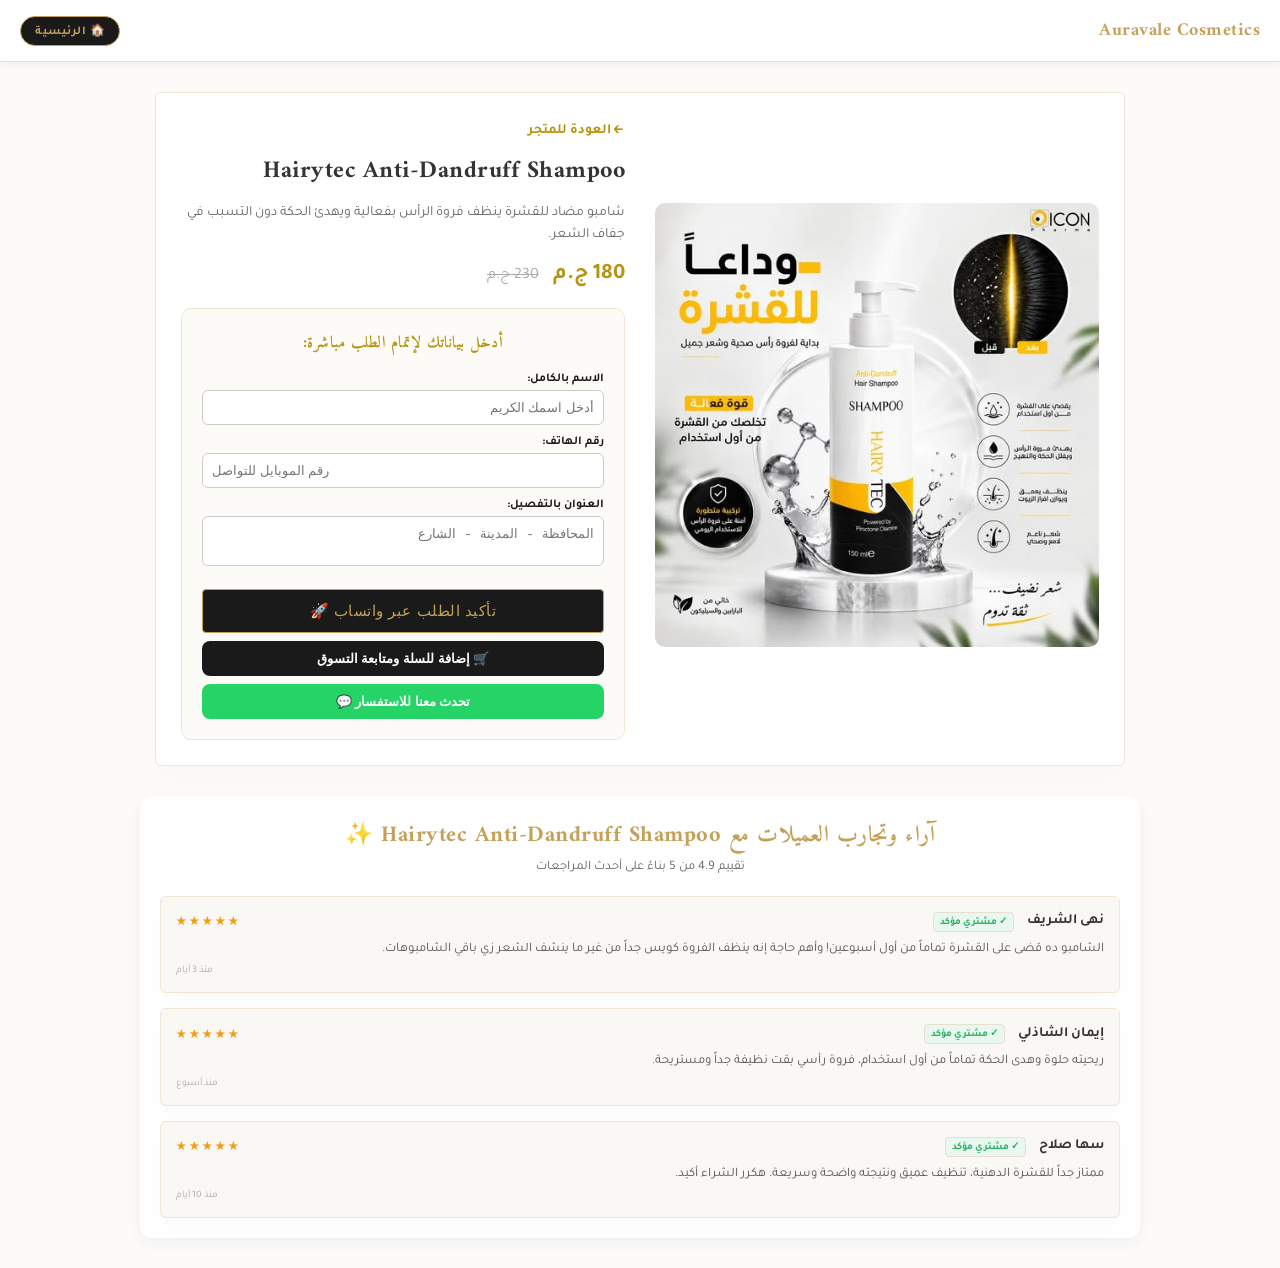
<file: hairytec-dandruff.html>
<!DOCTYPE html>
<html lang="ar" dir="rtl">
<head>
  <meta charset="UTF-8">
  <meta name="viewport" content="width=device-width, initial-scale=1.0">
  <title>Hairytec Anti-Dandruff Shampoo - Auravale Cosmetics</title>
  <link rel="stylesheet" href="style.css?v=500">
  <style>
    .product-reviews-container {
      max-width: 1000px;
      margin: 30px auto;
      padding: 20px;
      background: #fff;
      border-radius: 12px;
      box-shadow: 0 4px 15px rgba(0,0,0,0.05);
    }
    .reviews-header {
      margin-bottom: 20px;
      text-align: center;
    }
    .reviews-header h3 {
      color: #b59410;
      margin-bottom: 5px;
    }
    .reviews-summary {
      font-size: 13px;
      color: #666;
    }
    .product-reviews-list {
      display: flex;
      flex-direction: column;
      gap: 15px;
    }
    .product-review-card {
      background: #faf8f5;
      padding: 15px;
      border-radius: 8px;
      border: 1px solid #f0e6d2;
    }
    .review-card-top {
      display: flex;
      justify-content: space-between;
      align-items: center;
      margin-bottom: 8px;
    }
    .reviewer-name {
      font-weight: bold;
      font-size: 14px;
      color: #333;
    }
    .verified-badge {
      font-size: 10px;
      color: #27ae60;
      background: #e8f8f0;
      padding: 2px 6px;
      border-radius: 4px;
      margin-right: 5px;
    }
    .review-stars {
      color: #f39c12;
      font-size: 12px;
    }
    .review-comment {
      font-size: 13px;
      color: #555;
      line-height: 1.5;
    }
    .review-date {
      font-size: 10px;
      color: #aaa;
      margin-top: 6px;
    }
  </style>

<!-- Meta Pixel Code -->
<script>
!function(f,b,e,v,n,t,s)
{if(f.fbq)return;n=f.fbq=function(){n.callMethod?
 n.callMethod.apply(n,arguments):n.queue.push(arguments)};
if(!f._fbq)f._fbq=n;n.push=n;n.loaded=!0;n.version='2.0';
n.queue=[];t=b.createElement(e);t.async=!0;
t.src=v;s=b.getElementsByTagName(e)[0];
s.parentNode.insertBefore(t,s)}(window, document,'script',
'https://connect.facebook.net/en_US/fbevents.js');
fbq('init', '1062648226654073');
fbq('track', 'PageView');
</script>
<noscript><img height="1" width="1" style="display:none"
src="https://www.facebook.com/tr?id=1062648226654073&ev=PageView&noscript=1"/></noscript>
<!-- End Meta Pixel Code -->

</head>
<body>

  <nav class="navbar" style="background: #fff; padding: 15px 20px; box-shadow: 0 2px 8px rgba(0,0,0,0.06); display: flex; justify-content: space-between; align-items: center;">
    <a href="index.html" class="nav-brand" style="color: #b59410; text-decoration: none; font-weight: 800; font-size: 18px;">Auravale Cosmetics</a>
    <a href="index.html" class="cart-btn-nav" style="text-decoration: none; background: #1a1a1a; color: #fff; padding: 6px 14px; border-radius: 20px; font-size: 12px; font-weight: bold;">🏠 الرئيسية</a>
  </nav>

  <main style="max-width: 1000px; margin: 30px auto; padding: 0 15px; box-sizing: border-box;">
    <div style="background: #fff; border-radius: 12px; padding: 25px; box-shadow: 0 4px 15px rgba(0,0,0,0.05); display: flex; flex-wrap: wrap; gap: 30px; align-items: center;">
      
      <div style="flex: 1; min-width: 280px;">
        <img src="hairytec-dandruff.jpg" alt="Hairytec Anti-Dandruff Shampoo" style="width: 100%; border-radius: 10px; object-fit: cover;">
      </div>

      <div style="flex: 1; min-width: 280px;">
        <a href="index.html" style="color: #b59410; text-decoration: none; font-size: 14px; font-weight: bold; display: inline-block; margin-bottom: 10px;">← العودة للمتجر</a>
        
        <h2 style="margin: 0 0 10px 0; color: #333;">Hairytec Anti-Dandruff Shampoo</h2>
        <p style="color: #666; font-size: 14px; line-height: 1.6; margin-bottom: 15px;">
          شامبو مضاد للقشرة ينظف فروة الرأس بفعالية ويهدئ الحكة دون التسبب في جفاف الشعر.
        </p>

        <div style="margin-bottom: 20px;">
          <span style="font-size: 22px; font-weight: bold; color: #b59410;">180 ج.م</span>
          <span style="text-decoration: line-through; color: #aaa; margin-right: 10px; font-size: 16px;">230 ج.م</span>
        </div>

        <div style="background: #fdfbf7; border: 1px solid #f0e6d2; padding: 20px; border-radius: 10px;">
          <h4 style="margin-top: 0; color: #b59410; margin-bottom: 15px; text-align: center;">أدخل بياناتك لإتمام الطلب مباشرة:</h4>
          
          <form onsubmit="sendProductOrder(event, 'Hairytec Anti-Dandruff Shampoo', 180)">
            <div style="margin-bottom: 10px;">
              <label style="display: block; font-size: 12px; font-weight: bold; margin-bottom: 4px;">الاسم بالكامل:</label>
              <input type="text" id="p-name" required placeholder="أدخل اسمك الكريم" style="width: 100%; padding: 9px; border: 1px solid #ccc; border-radius: 6px; box-sizing: border-box;">
            </div>

            <div style="margin-bottom: 10px;">
              <label style="display: block; font-size: 12px; font-weight: bold; margin-bottom: 4px;">رقم الهاتف:</label>
              <input type="tel" id="p-phone" required placeholder="رقم الموبايل للتواصل" style="width: 100%; padding: 9px; border: 1px solid #ccc; border-radius: 6px; box-sizing: border-box;">
            </div>

            <div style="margin-bottom: 15px;">
              <label style="display: block; font-size: 12px; font-weight: bold; margin-bottom: 4px;">العنوان بالتفصيل:</label>
              <textarea id="p-address" required rows="2" placeholder="المحافظة - المدينة - الشارع" style="width: 100%; padding: 9px; border: 1px solid #ccc; border-radius: 6px; box-sizing: border-box; resize: none;"></textarea>
            </div>

            <button type="submit" style="width: 100%; padding: 12px; background: #b59410; color: white; border: none; border-radius: 8px; font-weight: bold; font-size: 15px; cursor: pointer; margin-bottom: 8px; transition: 0.3s;" onmouseover="this.style.background='#967a0d'" onmouseout="this.style.background='#b59410'">
              تأكيد الطلب عبر واتساب 🚀
            </button>

            <button type="button" onclick="addToCartAndGo('Hairytec Anti-Dandruff Shampoo', 180, 'hairytec-dandruff.jpg')" style="width: 100%; padding: 10px; background: #1a1a1a; color: white; border: none; border-radius: 8px; font-weight: bold; font-size: 13px; cursor: pointer; margin-bottom: 8px;">
              🛒 إضافة للسلة ومتابعة التسوق
            </button>

            <button type="button" onclick="chatWhatsApp('Hairytec Anti-Dandruff Shampoo')" style="width: 100%; padding: 10px; background: #25d366; color: white; border: none; border-radius: 8px; font-weight: bold; font-size: 13px; cursor: pointer;">
              تحدث معنا للاستفسار 💬
            </button>
          </form>
        </div>

      </div>
    </div>
  </main>

  <!-- قسم المراجعات الخاص بشامبو القشرة -->
  <div class="product-reviews-container">
    <div class="reviews-header">
      <h3>آراء وتجارب العميلات مع Hairytec Anti-Dandruff Shampoo ✨</h3>
      <div class="reviews-summary">تقييم 4.9 من 5 بناءً على أحدث المراجعات</div>
    </div>

    <div class="product-reviews-list">
      
      <div class="product-review-card">
        <div class="review-card-top">
          <div class="reviewer-name">
            نهى الشريف
            <span class="verified-badge">✓ مشتري مؤكد</span>
          </div>
          <div class="review-stars">★★★★★</div>
        </div>
        <div class="review-comment">الشامبو ده قضى على القشرة تماماً من أول أسبوعين! وأهم حاجة إنه ينظف الفروة كويس جداً من غير ما ينشف الشعر زي باقي الشامبوهات.</div>
        <div class="review-date">منذ 3 أيام</div>
      </div>

      <div class="product-review-card">
        <div class="review-card-top">
          <div class="reviewer-name">
            إيمان الشاذلي
            <span class="verified-badge">✓ مشتري مؤكد</span>
          </div>
          <div class="review-stars">★★★★★</div>
        </div>
        <div class="review-comment">ريحيته حلوة وهدى الحكة تماماً من أول استخدام، فروة رأسي بقت نظيفة جداً ومستريحة.</div>
        <div class="review-date">منذ أسبوع</div>
      </div>

      <div class="product-review-card">
        <div class="review-card-top">
          <div class="reviewer-name">
            سها صلاح
            <span class="verified-badge">✓ مشتري مؤكد</span>
          </div>
          <div class="review-stars">★★★★★</div>
        </div>
        <div class="review-comment">ممتاز جداً للقشرة الدهنية، تنظيف عميق ونتيجته واضحة وسريعة. هكرر الشراء أكيد.</div>
        <div class="review-date">منذ 10 أيام</div>
      </div>

    </div>
  </div>

  <script>

    const ORDERS_API_URL = "https://script.google.com/macros/s/AKfycbyWqQicfGGOROX6rVQg1HFWBBC1_qwdjdVaYZrzMyOEoD8HHh2f8lKMn7OWyV1loo_qGw/exec";

    function getMetaTrackingData() {
      const params = new URLSearchParams(window.location.search);
      let fbclid = params.get('fbclid') || '';
      let fbp = '';
      let fbc = '';

      const cookies = document.cookie.split(';').map(c => c.trim());
      const fbpCookie = cookies.find(c => c.startsWith('_fbp='));
      const fbcCookie = cookies.find(c => c.startsWith('_fbc='));
      if (fbpCookie) fbp = decodeURIComponent(fbpCookie.substring(5));
      if (fbcCookie) fbc = decodeURIComponent(fbcCookie.substring(5));

      if (!fbc && fbclid) {
        fbc = 'fb.1.' + Date.now() + '.' + fbclid;
      }

      return { fbclid, fbp, fbc };
    }

    function createOrderId() {
      return 'AV-' + Date.now() + '-' + Math.random().toString(36).slice(2, 8).toUpperCase();
    }

    function logOrderToGoogleSheet(order) {
      const tracking = getMetaTrackingData();
      const params = new URLSearchParams({
        order_id: order.orderId,
        name: order.name || '',
        phone: order.phone || '',
        address: order.address || '',
        product: order.product || '',
        value: String(order.value || 0),
        fbclid: tracking.fbclid,
        fbp: tracking.fbp,
        fbc: tracking.fbc
      });

      const beacon = new Image();
      beacon.src = ORDERS_API_URL + '?' + params.toString();
    }

    const PHONE_NUMBER = "201106014523";

    function sendProductOrder(event, productName, price) {
      event.preventDefault();
      const name = document.getElementById('p-name').value.trim();
      const phone = document.getElementById('p-phone').value.trim();
      const address = document.getElementById('p-address').value.trim();

      if (!name || !phone || !address) {
        alert('يرجى ملء جميع البيانات للتمكن من إرسال الطلب!');
        return;
      }

      const orderId = createOrderId();

      let msg = `🛒 *طلب جديد عبر الموقع*\n`;
      msg += `-------------------------\n`;
      msg += `🆔 *رقم الطلب:* ${orderId}\n`;
      msg += `📦 *المنتج:* ${productName}\n`;
      msg += `💰 *السعر:* ${price} ج.م\n`;
      msg += `-------------------------\n`;
      msg += `👤 *الاسم:* ${name}\n`;
      msg += `📞 *الهاتف:* ${phone}\n`;
      msg += `🏠 *العنوان:* ${address}`;

      logOrderToGoogleSheet({
        orderId: orderId,
        name: name,
        phone: phone,
        address: address,
        product: productName,
        value: price
      });

      window.open(`https://wa.me/${PHONE_NUMBER}?text=${encodeURIComponent(msg)}`, '_blank');
    }

    function addToCartAndGo(title, price, image) {
      let cart = JSON.parse(localStorage.getItem('cart')) || [];
      let existingIndex = cart.findIndex(item => item.title === title);

      if (existingIndex > -1) {
        cart[existingIndex].quantity += 1;
      } else {
        cart.push({ title: title, price: price, image: image, quantity: 1 });
      }

      localStorage.setItem('cart', JSON.stringify(cart));
      alert('تمت إضافة المنتج للسلة بنجاح!');
      window.location.href = 'index.html';
    }

    function chatWhatsApp(productName) {
      const msg = `مرحباً Auravale Cosmetics، أريد الاستفسار عن منتج: ${productName}`;
      window.open(`https://wa.me/${PHONE_NUMBER}?text=${encodeURIComponent(msg)}`, '_blank');
    }
  </script>
</body>
</html>
</file>
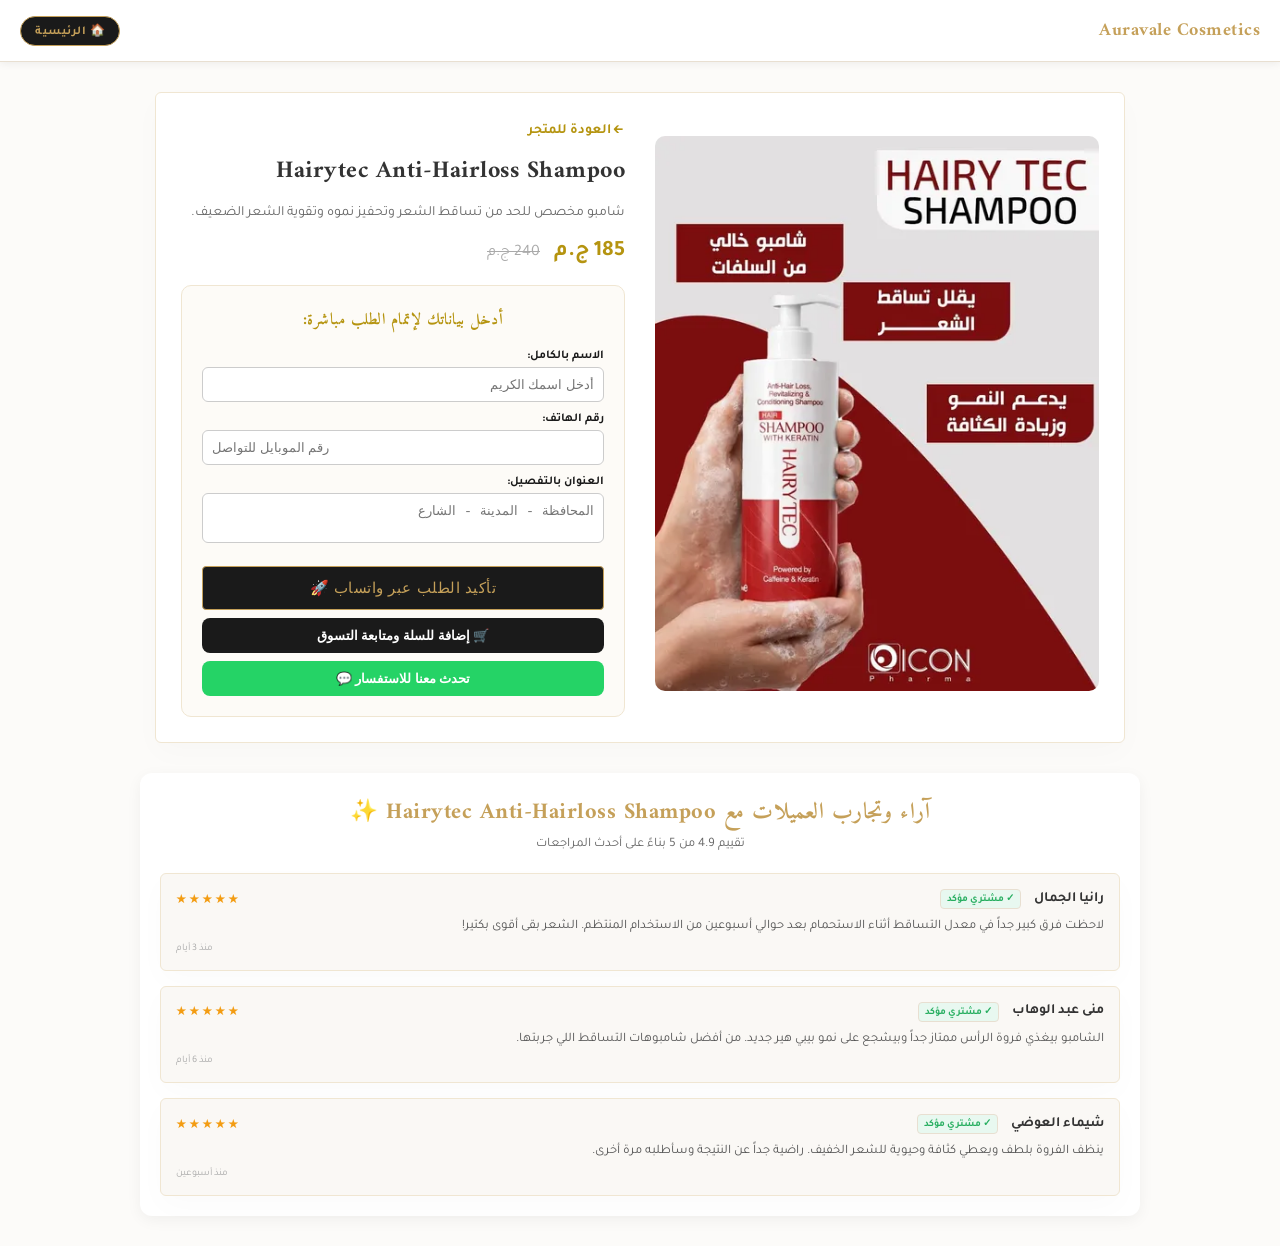
<file: hairytec-hairloss.html>
<!DOCTYPE html>
<html lang="ar" dir="rtl">
<head>
  <meta charset="UTF-8">
  <meta name="viewport" content="width=device-width, initial-scale=1.0">
  <title>Hairytec Anti-Hairloss Shampoo - Auravale Cosmetics</title>
  <link rel="stylesheet" href="style.css?v=500">
  <style>
    .product-reviews-container {
      max-width: 1000px;
      margin: 30px auto;
      padding: 20px;
      background: #fff;
      border-radius: 12px;
      box-shadow: 0 4px 15px rgba(0,0,0,0.05);
    }
    .reviews-header {
      margin-bottom: 20px;
      text-align: center;
    }
    .reviews-header h3 {
      color: #b59410;
      margin-bottom: 5px;
    }
    .reviews-summary {
      font-size: 13px;
      color: #666;
    }
    .product-reviews-list {
      display: flex;
      flex-direction: column;
      gap: 15px;
    }
    .product-review-card {
      background: #faf8f5;
      padding: 15px;
      border-radius: 8px;
      border: 1px solid #f0e6d2;
    }
    .review-card-top {
      display: flex;
      justify-content: space-between;
      align-items: center;
      margin-bottom: 8px;
    }
    .reviewer-name {
      font-weight: bold;
      font-size: 14px;
      color: #333;
    }
    .verified-badge {
      font-size: 10px;
      color: #27ae60;
      background: #e8f8f0;
      padding: 2px 6px;
      border-radius: 4px;
      margin-right: 5px;
    }
    .review-stars {
      color: #f39c12;
      font-size: 12px;
    }
    .review-comment {
      font-size: 13px;
      color: #555;
      line-height: 1.5;
    }
    .review-date {
      font-size: 10px;
      color: #aaa;
      margin-top: 6px;
    }
  </style>

<!-- Meta Pixel Code -->
<script>
!function(f,b,e,v,n,t,s)
{if(f.fbq)return;n=f.fbq=function(){n.callMethod?
 n.callMethod.apply(n,arguments):n.queue.push(arguments)};
if(!f._fbq)f._fbq=n;n.push=n;n.loaded=!0;n.version='2.0';
n.queue=[];t=b.createElement(e);t.async=!0;
t.src=v;s=b.getElementsByTagName(e)[0];
s.parentNode.insertBefore(t,s)}(window, document,'script',
'https://connect.facebook.net/en_US/fbevents.js');
fbq('init', '1062648226654073');
fbq('track', 'PageView');
</script>
<noscript><img height="1" width="1" style="display:none"
src="https://www.facebook.com/tr?id=1062648226654073&ev=PageView&noscript=1"/></noscript>
<!-- End Meta Pixel Code -->

</head>
<body>

  <nav class="navbar" style="background: #fff; padding: 15px 20px; box-shadow: 0 2px 8px rgba(0,0,0,0.06); display: flex; justify-content: space-between; align-items: center;">
    <a href="index.html" class="nav-brand" style="color: #b59410; text-decoration: none; font-weight: 800; font-size: 18px;">Auravale Cosmetics</a>
    <a href="index.html" class="cart-btn-nav" style="text-decoration: none; background: #1a1a1a; color: #fff; padding: 6px 14px; border-radius: 20px; font-size: 12px; font-weight: bold;">🏠 الرئيسية</a>
  </nav>

  <main style="max-width: 1000px; margin: 30px auto; padding: 0 15px; box-sizing: border-box;">
    <div style="background: #fff; border-radius: 12px; padding: 25px; box-shadow: 0 4px 15px rgba(0,0,0,0.05); display: flex; flex-wrap: wrap; gap: 30px; align-items: center;">
      
      <div style="flex: 1; min-width: 280px;">
        <img src="hairytec-hairloss.jpg" alt="Hairytec Anti-Hairloss Shampoo" style="width: 100%; border-radius: 10px; object-fit: cover;">
      </div>

      <div style="flex: 1; min-width: 280px;">
        <a href="index.html" style="color: #b59410; text-decoration: none; font-size: 14px; font-weight: bold; display: inline-block; margin-bottom: 10px;">← العودة للمتجر</a>
        
        <h2 style="margin: 0 0 10px 0; color: #333;">Hairytec Anti-Hairloss Shampoo</h2>
        <p style="color: #666; font-size: 14px; line-height: 1.6; margin-bottom: 15px;">
          شامبو مخصص للحد من تساقط الشعر وتحفيز نموه وتقوية الشعر الضعيف.
        </p>

        <div style="margin-bottom: 20px;">
          <span style="font-size: 22px; font-weight: bold; color: #b59410;">185 ج.م</span>
          <span style="text-decoration: line-through; color: #aaa; margin-right: 10px; font-size: 16px;">240 ج.م</span>
        </div>

        <div style="background: #fdfbf7; border: 1px solid #f0e6d2; padding: 20px; border-radius: 10px;">
          <h4 style="margin-top: 0; color: #b59410; margin-bottom: 15px; text-align: center;">أدخل بياناتك لإتمام الطلب مباشرة:</h4>
          
          <form onsubmit="sendProductOrder(event, 'Hairytec Anti-Hairloss Shampoo', 185)">
            <div style="margin-bottom: 10px;">
              <label style="display: block; font-size: 12px; font-weight: bold; margin-bottom: 4px;">الاسم بالكامل:</label>
              <input type="text" id="p-name" required placeholder="أدخل اسمك الكريم" style="width: 100%; padding: 9px; border: 1px solid #ccc; border-radius: 6px; box-sizing: border-box;">
            </div>

            <div style="margin-bottom: 10px;">
              <label style="display: block; font-size: 12px; font-weight: bold; margin-bottom: 4px;">رقم الهاتف:</label>
              <input type="tel" id="p-phone" required placeholder="رقم الموبايل للتواصل" style="width: 100%; padding: 9px; border: 1px solid #ccc; border-radius: 6px; box-sizing: border-box;">
            </div>

            <div style="margin-bottom: 15px;">
              <label style="display: block; font-size: 12px; font-weight: bold; margin-bottom: 4px;">العنوان بالتفصيل:</label>
              <textarea id="p-address" required rows="2" placeholder="المحافظة - المدينة - الشارع" style="width: 100%; padding: 9px; border: 1px solid #ccc; border-radius: 6px; box-sizing: border-box; resize: none;"></textarea>
            </div>

            <button type="submit" style="width: 100%; padding: 12px; background: #b59410; color: white; border: none; border-radius: 8px; font-weight: bold; font-size: 15px; cursor: pointer; margin-bottom: 8px; transition: 0.3s;" onmouseover="this.style.background='#967a0d'" onmouseout="this.style.background='#b59410'">
              تأكيد الطلب عبر واتساب 🚀
            </button>

            <button type="button" onclick="addToCartAndGo('Hairytec Anti-Hairloss Shampoo', 185, 'hairytec-hairloss.jpg')" style="width: 100%; padding: 10px; background: #1a1a1a; color: white; border: none; border-radius: 8px; font-weight: bold; font-size: 13px; cursor: pointer; margin-bottom: 8px;">
              🛒 إضافة للسلة ومتابعة التسوق
            </button>

            <button type="button" onclick="chatWhatsApp('Hairytec Anti-Hairloss Shampoo')" style="width: 100%; padding: 10px; background: #25d366; color: white; border: none; border-radius: 8px; font-weight: bold; font-size: 13px; cursor: pointer;">
              تحدث معنا للاستفسار 💬
            </button>
          </form>
        </div>

      </div>
    </div>
  </main>

  <!-- قسم المراجعات الخاص بشامبو التساقط -->
  <div class="product-reviews-container">
    <div class="reviews-header">
      <h3>آراء وتجارب العميلات مع Hairytec Anti-Hairloss Shampoo ✨</h3>
      <div class="reviews-summary">تقييم 4.9 من 5 بناءً على أحدث المراجعات</div>
    </div>

    <div class="product-reviews-list">
      
      <div class="product-review-card">
        <div class="review-card-top">
          <div class="reviewer-name">
            رانيا الجمال
            <span class="verified-badge">✓ مشتري مؤكد</span>
          </div>
          <div class="review-stars">★★★★★</div>
        </div>
        <div class="review-comment">لاحظت فرق كبير جداً في معدل التساقط أثناء الاستحمام بعد حوالي أسبوعين من الاستخدام المنتظم. الشعر بقى أقوى بكتير!</div>
        <div class="review-date">منذ 3 أيام</div>
      </div>

      <div class="product-review-card">
        <div class="review-card-top">
          <div class="reviewer-name">
            منى عبد الوهاب
            <span class="verified-badge">✓ مشتري مؤكد</span>
          </div>
          <div class="review-stars">★★★★★</div>
        </div>
        <div class="review-comment">الشامبو بيغذي فروة الرأس ممتاز جداً وبيشجع على نمو بيبي هير جديد. من أفضل شامبوهات التساقط اللي جربتها.</div>
        <div class="review-date">منذ 6 أيام</div>
      </div>

      <div class="product-review-card">
        <div class="review-card-top">
          <div class="reviewer-name">
            شيماء العوضي
            <span class="verified-badge">✓ مشتري مؤكد</span>
          </div>
          <div class="review-stars">★★★★★</div>
        </div>
        <div class="review-comment">ينظف الفروة بلطف ويعطي كثافة وحيوية للشعر الخفيف. راضية جداً عن النتيجة وسأطلبه مرة أخرى.</div>
        <div class="review-date">منذ أسبوعين</div>
      </div>

    </div>
  </div>

  <script>

    const ORDERS_API_URL = "https://script.google.com/macros/s/AKfycbyWqQicfGGOROX6rVQg1HFWBBC1_qwdjdVaYZrzMyOEoD8HHh2f8lKMn7OWyV1loo_qGw/exec";

    function getMetaTrackingData() {
      const params = new URLSearchParams(window.location.search);
      let fbclid = params.get('fbclid') || '';
      let fbp = '';
      let fbc = '';

      const cookies = document.cookie.split(';').map(c => c.trim());
      const fbpCookie = cookies.find(c => c.startsWith('_fbp='));
      const fbcCookie = cookies.find(c => c.startsWith('_fbc='));
      if (fbpCookie) fbp = decodeURIComponent(fbpCookie.substring(5));
      if (fbcCookie) fbc = decodeURIComponent(fbcCookie.substring(5));

      if (!fbc && fbclid) {
        fbc = 'fb.1.' + Date.now() + '.' + fbclid;
      }

      return { fbclid, fbp, fbc };
    }

    function createOrderId() {
      return 'AV-' + Date.now() + '-' + Math.random().toString(36).slice(2, 8).toUpperCase();
    }

    function logOrderToGoogleSheet(order) {
      const tracking = getMetaTrackingData();
      const params = new URLSearchParams({
        order_id: order.orderId,
        name: order.name || '',
        phone: order.phone || '',
        address: order.address || '',
        product: order.product || '',
        value: String(order.value || 0),
        fbclid: tracking.fbclid,
        fbp: tracking.fbp,
        fbc: tracking.fbc
      });

      const beacon = new Image();
      beacon.src = ORDERS_API_URL + '?' + params.toString();
    }

    const PHONE_NUMBER = "201106014523";

    function sendProductOrder(event, productName, price) {
      event.preventDefault();
      const name = document.getElementById('p-name').value.trim();
      const phone = document.getElementById('p-phone').value.trim();
      const address = document.getElementById('p-address').value.trim();

      if (!name || !phone || !address) {
        alert('يرجى ملء جميع البيانات للتمكن من إرسال الطلب!');
        return;
      }

      const orderId = createOrderId();

      let msg = `🛒 *طلب جديد عبر الموقع*\n`;
      msg += `-------------------------\n`;
      msg += `🆔 *رقم الطلب:* ${orderId}\n`;
      msg += `📦 *المنتج:* ${productName}\n`;
      msg += `💰 *السعر:* ${price} ج.م\n`;
      msg += `-------------------------\n`;
      msg += `👤 *الاسم:* ${name}\n`;
      msg += `📞 *الهاتف:* ${phone}\n`;
      msg += `🏠 *العنوان:* ${address}`;

      logOrderToGoogleSheet({
        orderId: orderId,
        name: name,
        phone: phone,
        address: address,
        product: productName,
        value: price
      });

      window.open(`https://wa.me/${PHONE_NUMBER}?text=${encodeURIComponent(msg)}`, '_blank');
    }

    function addToCartAndGo(title, price, image) {
      let cart = JSON.parse(localStorage.getItem('cart')) || [];
      let existingIndex = cart.findIndex(item => item.title === title);

      if (existingIndex > -1) {
        cart[existingIndex].quantity += 1;
      } else {
        cart.push({ title: title, price: price, image: image, quantity: 1 });
      }

      localStorage.setItem('cart', JSON.stringify(cart));
      alert('تمت إضافة المنتج للسلة بنجاح!');
      window.location.href = 'index.html';
    }

    function chatWhatsApp(productName) {
      const msg = `مرحباً Auravale Cosmetics، أريد الاستفسار عن منتج: ${productName}`;
      window.open(`https://wa.me/${PHONE_NUMBER}?text=${encodeURIComponent(msg)}`, '_blank');
    }
  </script>
</body>
</html>
</file>
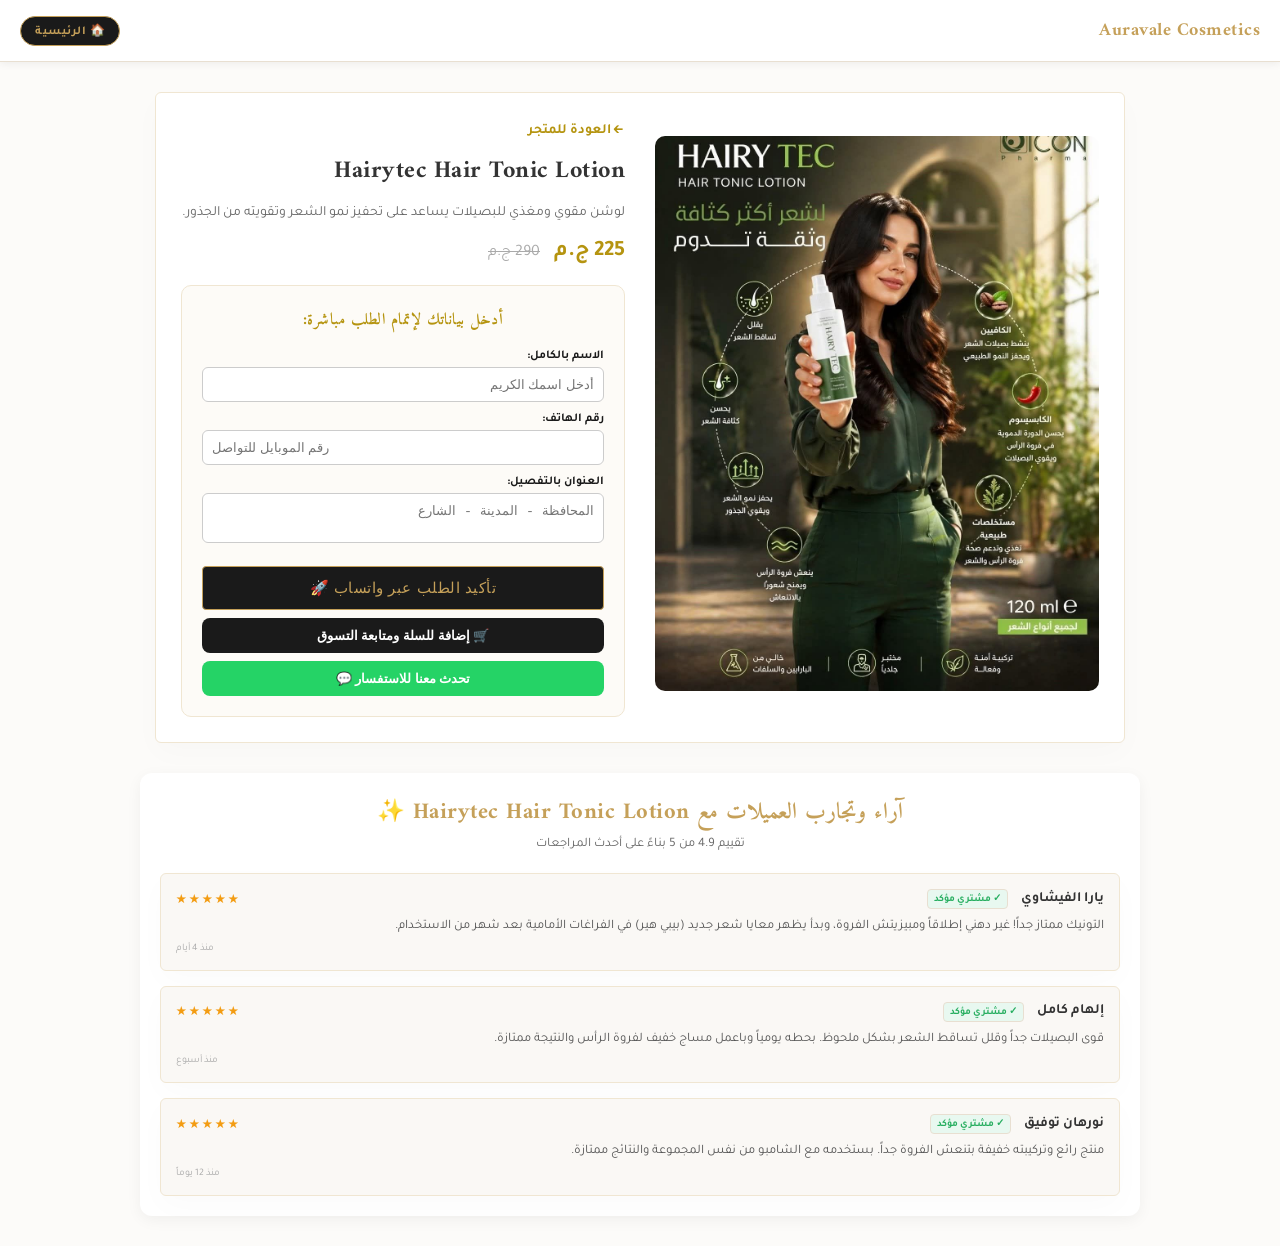
<file: hairytec-tonic.html>
<!DOCTYPE html>
<html lang="ar" dir="rtl">
<head>
  <meta charset="UTF-8">
  <meta name="viewport" content="width=device-width, initial-scale=1.0">
  <title>Hairytec Hair Tonic Lotion - Auravale Cosmetics</title>
  <link rel="stylesheet" href="style.css?v=500">
  <style>
    .product-reviews-container {
      max-width: 1000px;
      margin: 30px auto;
      padding: 20px;
      background: #fff;
      border-radius: 12px;
      box-shadow: 0 4px 15px rgba(0,0,0,0.05);
    }
    .reviews-header {
      margin-bottom: 20px;
      text-align: center;
    }
    .reviews-header h3 {
      color: #b59410;
      margin-bottom: 5px;
    }
    .reviews-summary {
      font-size: 13px;
      color: #666;
    }
    .product-reviews-list {
      display: flex;
      flex-direction: column;
      gap: 15px;
    }
    .product-review-card {
      background: #faf8f5;
      padding: 15px;
      border-radius: 8px;
      border: 1px solid #f0e6d2;
    }
    .review-card-top {
      display: flex;
      justify-content: space-between;
      align-items: center;
      margin-bottom: 8px;
    }
    .reviewer-name {
      font-weight: bold;
      font-size: 14px;
      color: #333;
    }
    .verified-badge {
      font-size: 10px;
      color: #27ae60;
      background: #e8f8f0;
      padding: 2px 6px;
      border-radius: 4px;
      margin-right: 5px;
    }
    .review-stars {
      color: #f39c12;
      font-size: 12px;
    }
    .review-comment {
      font-size: 13px;
      color: #555;
      line-height: 1.5;
    }
    .review-date {
      font-size: 10px;
      color: #aaa;
      margin-top: 6px;
    }
  </style>

<!-- Meta Pixel Code -->
<script>
!function(f,b,e,v,n,t,s)
{if(f.fbq)return;n=f.fbq=function(){n.callMethod?
 n.callMethod.apply(n,arguments):n.queue.push(arguments)};
if(!f._fbq)f._fbq=n;n.push=n;n.loaded=!0;n.version='2.0';
n.queue=[];t=b.createElement(e);t.async=!0;
t.src=v;s=b.getElementsByTagName(e)[0];
s.parentNode.insertBefore(t,s)}(window, document,'script',
'https://connect.facebook.net/en_US/fbevents.js');
fbq('init', '1062648226654073');
fbq('track', 'PageView');
</script>
<noscript><img height="1" width="1" style="display:none"
src="https://www.facebook.com/tr?id=1062648226654073&ev=PageView&noscript=1"/></noscript>
<!-- End Meta Pixel Code -->

</head>
<body>

  <nav class="navbar" style="background: #fff; padding: 15px 20px; box-shadow: 0 2px 8px rgba(0,0,0,0.06); display: flex; justify-content: space-between; align-items: center;">
    <a href="index.html" class="nav-brand" style="color: #b59410; text-decoration: none; font-weight: 800; font-size: 18px;">Auravale Cosmetics</a>
    <a href="index.html" class="cart-btn-nav" style="text-decoration: none; background: #1a1a1a; color: #fff; padding: 6px 14px; border-radius: 20px; font-size: 12px; font-weight: bold;">🏠 الرئيسية</a>
  </nav>

  <main style="max-width: 1000px; margin: 30px auto; padding: 0 15px; box-sizing: border-box;">
    <div style="background: #fff; border-radius: 12px; padding: 25px; box-shadow: 0 4px 15px rgba(0,0,0,0.05); display: flex; flex-wrap: wrap; gap: 30px; align-items: center;">
      
      <div style="flex: 1; min-width: 280px;">
        <img src="hairytec-tonic.jpg" alt="Hairytec Hair Tonic Lotion" style="width: 100%; border-radius: 10px; object-fit: cover;">
      </div>

      <div style="flex: 1; min-width: 280px;">
        <a href="index.html" style="color: #b59410; text-decoration: none; font-size: 14px; font-weight: bold; display: inline-block; margin-bottom: 10px;">← العودة للمتجر</a>
        
        <h2 style="margin: 0 0 10px 0; color: #333;">Hairytec Hair Tonic Lotion</h2>
        <p style="color: #666; font-size: 14px; line-height: 1.6; margin-bottom: 15px;">
          لوشن مقوي ومغذي للبصيلات يساعد على تحفيز نمو الشعر وتقويته من الجذور.
        </p>

        <div style="margin-bottom: 20px;">
          <span style="font-size: 22px; font-weight: bold; color: #b59410;">225 ج.م</span>
          <span style="text-decoration: line-through; color: #aaa; margin-right: 10px; font-size: 16px;">290 ج.م</span>
        </div>

        <div style="background: #fdfbf7; border: 1px solid #f0e6d2; padding: 20px; border-radius: 10px;">
          <h4 style="margin-top: 0; color: #b59410; margin-bottom: 15px; text-align: center;">أدخل بياناتك لإتمام الطلب مباشرة:</h4>
          
          <form onsubmit="sendProductOrder(event, 'Hairytec Hair Tonic Lotion', 225)">
            <div style="margin-bottom: 10px;">
              <label style="display: block; font-size: 12px; font-weight: bold; margin-bottom: 4px;">الاسم بالكامل:</label>
              <input type="text" id="p-name" required placeholder="أدخل اسمك الكريم" style="width: 100%; padding: 9px; border: 1px solid #ccc; border-radius: 6px; box-sizing: border-box;">
            </div>

            <div style="margin-bottom: 10px;">
              <label style="display: block; font-size: 12px; font-weight: bold; margin-bottom: 4px;">رقم الهاتف:</label>
              <input type="tel" id="p-phone" required placeholder="رقم الموبايل للتواصل" style="width: 100%; padding: 9px; border: 1px solid #ccc; border-radius: 6px; box-sizing: border-box;">
            </div>

            <div style="margin-bottom: 15px;">
              <label style="display: block; font-size: 12px; font-weight: bold; margin-bottom: 4px;">العنوان بالتفصيل:</label>
              <textarea id="p-address" required rows="2" placeholder="المحافظة - المدينة - الشارع" style="width: 100%; padding: 9px; border: 1px solid #ccc; border-radius: 6px; box-sizing: border-box; resize: none;"></textarea>
            </div>

            <button type="submit" style="width: 100%; padding: 12px; background: #b59410; color: white; border: none; border-radius: 8px; font-weight: bold; font-size: 15px; cursor: pointer; margin-bottom: 8px; transition: 0.3s;" onmouseover="this.style.background='#967a0d'" onmouseout="this.style.background='#b59410'">
              تأكيد الطلب عبر واتساب 🚀
            </button>

            <button type="button" onclick="addToCartAndGo('Hairytec Hair Tonic Lotion', 225, 'hairytec-tonic.jpg')" style="width: 100%; padding: 10px; background: #1a1a1a; color: white; border: none; border-radius: 8px; font-weight: bold; font-size: 13px; cursor: pointer; margin-bottom: 8px;">
              🛒 إضافة للسلة ومتابعة التسوق
            </button>

            <button type="button" onclick="chatWhatsApp('Hairytec Hair Tonic Lotion')" style="width: 100%; padding: 10px; background: #25d366; color: white; border: none; border-radius: 8px; font-weight: bold; font-size: 13px; cursor: pointer;">
              تحدث معنا للاستفسار 💬
            </button>
          </form>
        </div>

      </div>
    </div>
  </main>

  <!-- قسم المراجعات الخاص بالتونيك -->
  <div class="product-reviews-container">
    <div class="reviews-header">
      <h3>آراء وتجارب العميلات مع Hairytec Hair Tonic Lotion ✨</h3>
      <div class="reviews-summary">تقييم 4.9 من 5 بناءً على أحدث المراجعات</div>
    </div>

    <div class="product-reviews-list">
      
      <div class="product-review-card">
        <div class="review-card-top">
          <div class="reviewer-name">
            يارا الفيشاوي
            <span class="verified-badge">✓ مشتري مؤكد</span>
          </div>
          <div class="review-stars">★★★★★</div>
        </div>
        <div class="review-comment">التونيك ممتاز جداً! غير دهني إطلاقاً ومبيزيتش الفروة، وبدأ يظهر معايا شعر جديد (بيبي هير) في الفراغات الأمامية بعد شهر من الاستخدام.</div>
        <div class="review-date">منذ 4 أيام</div>
      </div>

      <div class="product-review-card">
        <div class="review-card-top">
          <div class="reviewer-name">
            إلهام كامل
            <span class="verified-badge">✓ مشتري مؤكد</span>
          </div>
          <div class="review-stars">★★★★★</div>
        </div>
        <div class="review-comment">قوى البصيلات جداً وقلل تساقط الشعر بشكل ملحوظ. بحطه يومياً وباعمل مساج خفيف لفروة الرأس والنتيجة ممتازة.</div>
        <div class="review-date">منذ أسبوع</div>
      </div>

      <div class="product-review-card">
        <div class="review-card-top">
          <div class="reviewer-name">
            نورهان توفيق
            <span class="verified-badge">✓ مشتري مؤكد</span>
          </div>
          <div class="review-stars">★★★★★</div>
        </div>
        <div class="review-comment">منتج رائع وتركيبته خفيفة بتنعش الفروة جداً. بستخدمه مع الشامبو من نفس المجموعة والنتائج ممتازة.</div>
        <div class="review-date">منذ 12 يوماً</div>
      </div>

    </div>
  </div>

  <script>

    const ORDERS_API_URL = "https://script.google.com/macros/s/AKfycbyWqQicfGGOROX6rVQg1HFWBBC1_qwdjdVaYZrzMyOEoD8HHh2f8lKMn7OWyV1loo_qGw/exec";

    function getMetaTrackingData() {
      const params = new URLSearchParams(window.location.search);
      let fbclid = params.get('fbclid') || '';
      let fbp = '';
      let fbc = '';

      const cookies = document.cookie.split(';').map(c => c.trim());
      const fbpCookie = cookies.find(c => c.startsWith('_fbp='));
      const fbcCookie = cookies.find(c => c.startsWith('_fbc='));
      if (fbpCookie) fbp = decodeURIComponent(fbpCookie.substring(5));
      if (fbcCookie) fbc = decodeURIComponent(fbcCookie.substring(5));

      if (!fbc && fbclid) {
        fbc = 'fb.1.' + Date.now() + '.' + fbclid;
      }

      return { fbclid, fbp, fbc };
    }

    function createOrderId() {
      return 'AV-' + Date.now() + '-' + Math.random().toString(36).slice(2, 8).toUpperCase();
    }

    function logOrderToGoogleSheet(order) {
      const tracking = getMetaTrackingData();
      const params = new URLSearchParams({
        order_id: order.orderId,
        name: order.name || '',
        phone: order.phone || '',
        address: order.address || '',
        product: order.product || '',
        value: String(order.value || 0),
        fbclid: tracking.fbclid,
        fbp: tracking.fbp,
        fbc: tracking.fbc
      });

      const beacon = new Image();
      beacon.src = ORDERS_API_URL + '?' + params.toString();
    }

    const PHONE_NUMBER = "201106014523";

    function sendProductOrder(event, productName, price) {
      event.preventDefault();
      const name = document.getElementById('p-name').value.trim();
      const phone = document.getElementById('p-phone').value.trim();
      const address = document.getElementById('p-address').value.trim();

      if (!name || !phone || !address) {
        alert('يرجى ملء جميع البيانات للتمكن من إرسال الطلب!');
        return;
      }

      const orderId = createOrderId();

      let msg = `🛒 *طلب جديد عبر الموقع*\n`;
      msg += `-------------------------\n`;
      msg += `🆔 *رقم الطلب:* ${orderId}\n`;
      msg += `📦 *المنتج:* ${productName}\n`;
      msg += `💰 *السعر:* ${price} ج.م\n`;
      msg += `-------------------------\n`;
      msg += `👤 *الاسم:* ${name}\n`;
      msg += `📞 *الهاتف:* ${phone}\n`;
      msg += `🏠 *العنوان:* ${address}`;

      logOrderToGoogleSheet({
        orderId: orderId,
        name: name,
        phone: phone,
        address: address,
        product: productName,
        value: price
      });

      window.open(`https://wa.me/${PHONE_NUMBER}?text=${encodeURIComponent(msg)}`, '_blank');
    }

    function addToCartAndGo(title, price, image) {
      let cart = JSON.parse(localStorage.getItem('cart')) || [];
      let existingIndex = cart.findIndex(item => item.title === title);

      if (existingIndex > -1) {
        cart[existingIndex].quantity += 1;
      } else {
        cart.push({ title: title, price: price, image: image, quantity: 1 });
      }

      localStorage.setItem('cart', JSON.stringify(cart));
      alert('تمت إضافة المنتج للسلة بنجاح!');
      window.location.href = 'index.html';
    }

    function chatWhatsApp(productName) {
      const msg = `مرحباً Auravale Cosmetics، أريد الاستفسار عن منتج: ${productName}`;
      window.open(`https://wa.me/${PHONE_NUMBER}?text=${encodeURIComponent(msg)}`, '_blank');
    }
  </script>
</body>
</html>
</file>
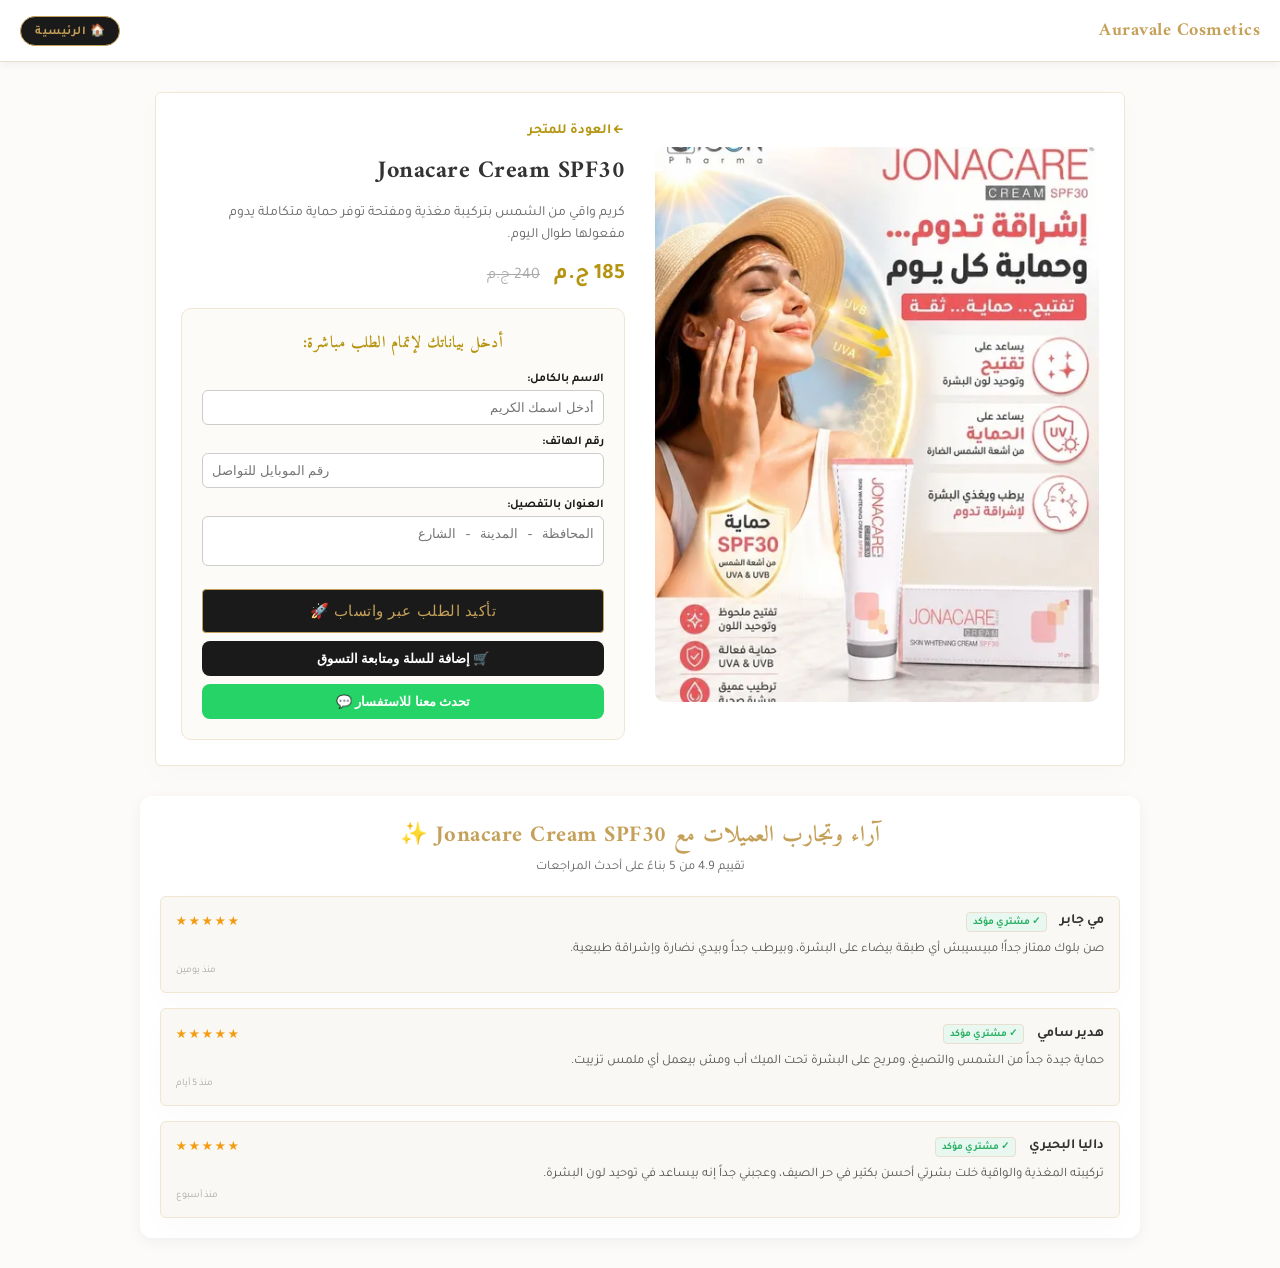
<file: jonacare.html>
<!DOCTYPE html>
<html lang="ar" dir="rtl">
<head>
  <meta charset="UTF-8">
  <meta name="viewport" content="width=device-width, initial-scale=1.0">
  <title>Jonacare Cream SPF30 - Auravale Cosmetics</title>
  <link rel="stylesheet" href="style.css?v=500">
  <style>
    .product-reviews-container {
      max-width: 1000px;
      margin: 30px auto;
      padding: 20px;
      background: #fff;
      border-radius: 12px;
      box-shadow: 0 4px 15px rgba(0,0,0,0.05);
    }
    .reviews-header {
      margin-bottom: 20px;
      text-align: center;
    }
    .reviews-header h3 {
      color: #b59410;
      margin-bottom: 5px;
    }
    .reviews-summary {
      font-size: 13px;
      color: #666;
    }
    .product-reviews-list {
      display: flex;
      flex-direction: column;
      gap: 15px;
    }
    .product-review-card {
      background: #faf8f5;
      padding: 15px;
      border-radius: 8px;
      border: 1px solid #f0e6d2;
    }
    .review-card-top {
      display: flex;
      justify-content: space-between;
      align-items: center;
      margin-bottom: 8px;
    }
    .reviewer-name {
      font-weight: bold;
      font-size: 14px;
      color: #333;
    }
    .verified-badge {
      font-size: 10px;
      color: #27ae60;
      background: #e8f8f0;
      padding: 2px 6px;
      border-radius: 4px;
      margin-right: 5px;
    }
    .review-stars {
      color: #f39c12;
      font-size: 12px;
    }
    .review-comment {
      font-size: 13px;
      color: #555;
      line-height: 1.5;
    }
    .review-date {
      font-size: 10px;
      color: #aaa;
      margin-top: 6px;
    }
  </style>

<!-- Meta Pixel Code -->
<script>
!function(f,b,e,v,n,t,s)
{if(f.fbq)return;n=f.fbq=function(){n.callMethod?
 n.callMethod.apply(n,arguments):n.queue.push(arguments)};
if(!f._fbq)f._fbq=n;n.push=n;n.loaded=!0;n.version='2.0';
n.queue=[];t=b.createElement(e);t.async=!0;
t.src=v;s=b.getElementsByTagName(e)[0];
s.parentNode.insertBefore(t,s)}(window, document,'script',
'https://connect.facebook.net/en_US/fbevents.js');
fbq('init', '1062648226654073');
fbq('track', 'PageView');
</script>
<noscript><img height="1" width="1" style="display:none"
src="https://www.facebook.com/tr?id=1062648226654073&ev=PageView&noscript=1"/></noscript>
<!-- End Meta Pixel Code -->

</head>
<body>

  <nav class="navbar" style="background: #fff; padding: 15px 20px; box-shadow: 0 2px 8px rgba(0,0,0,0.06); display: flex; justify-content: space-between; align-items: center;">
    <a href="index.html" class="nav-brand" style="color: #b59410; text-decoration: none; font-weight: 800; font-size: 18px;">Auravale Cosmetics</a>
    <a href="index.html" class="cart-btn-nav" style="text-decoration: none; background: #1a1a1a; color: #fff; padding: 6px 14px; border-radius: 20px; font-size: 12px; font-weight: bold;">🏠 الرئيسية</a>
  </nav>

  <main style="max-width: 1000px; margin: 30px auto; padding: 0 15px; box-sizing: border-box;">
    <div style="background: #fff; border-radius: 12px; padding: 25px; box-shadow: 0 4px 15px rgba(0,0,0,0.05); display: flex; flex-wrap: wrap; gap: 30px; align-items: center;">
      
      <div style="flex: 1; min-width: 280px;">
        <img src="jonacare.jpg" alt="Jonacare Cream SPF30" style="width: 100%; border-radius: 10px; object-fit: cover;">
      </div>

      <div style="flex: 1; min-width: 280px;">
        <a href="index.html" style="color: #b59410; text-decoration: none; font-size: 14px; font-weight: bold; display: inline-block; margin-bottom: 10px;">← العودة للمتجر</a>
        
        <h2 style="margin: 0 0 10px 0; color: #333;">Jonacare Cream SPF30</h2>
        <p style="color: #666; font-size: 14px; line-height: 1.6; margin-bottom: 15px;">
          كريم واقي من الشمس بتركيبة مغذية ومفتحة توفر حماية متكاملة يدوم مفعولها طوال اليوم.
        </p>

        <div style="margin-bottom: 20px;">
          <span style="font-size: 22px; font-weight: bold; color: #b59410;">185 ج.م</span>
          <span style="text-decoration: line-through; color: #aaa; margin-right: 10px; font-size: 16px;">240 ج.م</span>
        </div>

        <div style="background: #fdfbf7; border: 1px solid #f0e6d2; padding: 20px; border-radius: 10px;">
          <h4 style="margin-top: 0; color: #b59410; margin-bottom: 15px; text-align: center;">أدخل بياناتك لإتمام الطلب مباشرة:</h4>
          
          <form onsubmit="sendProductOrder(event, 'Jonacare Cream SPF30', 185)">
            <div style="margin-bottom: 10px;">
              <label style="display: block; font-size: 12px; font-weight: bold; margin-bottom: 4px;">الاسم بالكامل:</label>
              <input type="text" id="p-name" required placeholder="أدخل اسمك الكريم" style="width: 100%; padding: 9px; border: 1px solid #ccc; border-radius: 6px; box-sizing: border-box;">
            </div>

            <div style="margin-bottom: 10px;">
              <label style="display: block; font-size: 12px; font-weight: bold; margin-bottom: 4px;">رقم الهاتف:</label>
              <input type="tel" id="p-phone" required placeholder="رقم الموبايل للتواصل" style="width: 100%; padding: 9px; border: 1px solid #ccc; border-radius: 6px; box-sizing: border-box;">
            </div>

            <div style="margin-bottom: 15px;">
              <label style="display: block; font-size: 12px; font-weight: bold; margin-bottom: 4px;">العنوان بالتفصيل:</label>
              <textarea id="p-address" required rows="2" placeholder="المحافظة - المدينة - الشارع" style="width: 100%; padding: 9px; border: 1px solid #ccc; border-radius: 6px; box-sizing: border-box; resize: none;"></textarea>
            </div>

            <button type="submit" style="width: 100%; padding: 12px; background: #b59410; color: white; border: none; border-radius: 8px; font-weight: bold; font-size: 15px; cursor: pointer; margin-bottom: 8px; transition: 0.3s;" onmouseover="this.style.background='#967a0d'" onmouseout="this.style.background='#b59410'">
              تأكيد الطلب عبر واتساب 🚀
            </button>

            <button type="button" onclick="addToCartAndGo('Jonacare Cream SPF30', 185, 'jonacare.jpg')" style="width: 100%; padding: 10px; background: #1a1a1a; color: white; border: none; border-radius: 8px; font-weight: bold; font-size: 13px; cursor: pointer; margin-bottom: 8px;">
              🛒 إضافة للسلة ومتابعة التسوق
            </button>

            <button type="button" onclick="chatWhatsApp('Jonacare Cream SPF30')" style="width: 100%; padding: 10px; background: #25d366; color: white; border: none; border-radius: 8px; font-weight: bold; font-size: 13px; cursor: pointer;">
              تحدث معنا للاستفسار 💬
            </button>
          </form>
        </div>

      </div>
    </div>
  </main>

  <!-- قسم المراجعات الخاص بكريم جوناكير -->
  <div class="product-reviews-container">
    <div class="reviews-header">
      <h3>آراء وتجارب العميلات مع Jonacare Cream SPF30 ✨</h3>
      <div class="reviews-summary">تقييم 4.9 من 5 بناءً على أحدث المراجعات</div>
    </div>

    <div class="product-reviews-list">
      
      <div class="product-review-card">
        <div class="review-card-top">
          <div class="reviewer-name">
            مي جابر
            <span class="verified-badge">✓ مشتري مؤكد</span>
          </div>
          <div class="review-stars">★★★★★</div>
        </div>
        <div class="review-comment">صن بلوك ممتاز جداً! مبيسيبش أي طبقة بيضاء على البشرة، وبيرطب جداً وبيدي نضارة وإشراقة طبيعية.</div>
        <div class="review-date">منذ يومين</div>
      </div>

      <div class="product-review-card">
        <div class="review-card-top">
          <div class="reviewer-name">
            هدير سامي
            <span class="verified-badge">✓ مشتري مؤكد</span>
          </div>
          <div class="review-stars">★★★★★</div>
        </div>
        <div class="review-comment">حماية جيدة جداً من الشمس والتصيغ، ومريح على البشرة تحت الميك أب ومش بيعمل أي ملمس تزييت.</div>
        <div class="review-date">منذ 5 أيام</div>
      </div>

      <div class="product-review-card">
        <div class="review-card-top">
          <div class="reviewer-name">
            داليا البحيري
            <span class="verified-badge">✓ مشتري مؤكد</span>
          </div>
          <div class="review-stars">★★★★★</div>
        </div>
        <div class="review-comment">تركيبته المغذية والواقية خلت بشرتي أحسن بكتير في حر الصيف، وعجبني جداً إنه بيساعد في توحيد لون البشرة.</div>
        <div class="review-date">منذ أسبوع</div>
      </div>

    </div>
  </div>

  <script>

    const ORDERS_API_URL = "https://script.google.com/macros/s/AKfycbyWqQicfGGOROX6rVQg1HFWBBC1_qwdjdVaYZrzMyOEoD8HHh2f8lKMn7OWyV1loo_qGw/exec";

    function getMetaTrackingData() {
      const params = new URLSearchParams(window.location.search);
      let fbclid = params.get('fbclid') || '';
      let fbp = '';
      let fbc = '';

      const cookies = document.cookie.split(';').map(c => c.trim());
      const fbpCookie = cookies.find(c => c.startsWith('_fbp='));
      const fbcCookie = cookies.find(c => c.startsWith('_fbc='));
      if (fbpCookie) fbp = decodeURIComponent(fbpCookie.substring(5));
      if (fbcCookie) fbc = decodeURIComponent(fbcCookie.substring(5));

      if (!fbc && fbclid) {
        fbc = 'fb.1.' + Date.now() + '.' + fbclid;
      }

      return { fbclid, fbp, fbc };
    }

    function createOrderId() {
      return 'AV-' + Date.now() + '-' + Math.random().toString(36).slice(2, 8).toUpperCase();
    }

    function logOrderToGoogleSheet(order) {
      const tracking = getMetaTrackingData();
      const params = new URLSearchParams({
        order_id: order.orderId,
        name: order.name || '',
        phone: order.phone || '',
        address: order.address || '',
        product: order.product || '',
        value: String(order.value || 0),
        fbclid: tracking.fbclid,
        fbp: tracking.fbp,
        fbc: tracking.fbc
      });

      const beacon = new Image();
      beacon.src = ORDERS_API_URL + '?' + params.toString();
    }

    const PHONE_NUMBER = "201106014523";

    function sendProductOrder(event, productName, price) {
      event.preventDefault();
      const name = document.getElementById('p-name').value.trim();
      const phone = document.getElementById('p-phone').value.trim();
      const address = document.getElementById('p-address').value.trim();

      if (!name || !phone || !address) {
        alert('يرجى ملء جميع البيانات للتمكن من إرسال الطلب!');
        return;
      }

      const orderId = createOrderId();

      let msg = `🛒 *طلب جديد عبر الموقع*\n`;
      msg += `-------------------------\n`;
      msg += `🆔 *رقم الطلب:* ${orderId}\n`;
      msg += `📦 *المنتج:* ${productName}\n`;
      msg += `💰 *السعر:* ${price} ج.م\n`;
      msg += `-------------------------\n`;
      msg += `👤 *الاسم:* ${name}\n`;
      msg += `📞 *الهاتف:* ${phone}\n`;
      msg += `🏠 *العنوان:* ${address}`;

      logOrderToGoogleSheet({
        orderId: orderId,
        name: name,
        phone: phone,
        address: address,
        product: productName,
        value: price
      });

      window.open(`https://wa.me/${PHONE_NUMBER}?text=${encodeURIComponent(msg)}`, '_blank');
    }

    function addToCartAndGo(title, price, image) {
      let cart = JSON.parse(localStorage.getItem('cart')) || [];
      let existingIndex = cart.findIndex(item => item.title === title);

      if (existingIndex > -1) {
        cart[existingIndex].quantity += 1;
      } else {
        cart.push({ title: title, price: price, image: image, quantity: 1 });
      }

      localStorage.setItem('cart', JSON.stringify(cart));
      alert('تمت إضافة المنتج للسلة بنجاح!');
      window.location.href = 'index.html';
    }

    function chatWhatsApp(productName) {
      const msg = `مرحباً Auravale Cosmetics، أريد الاستفسار عن منتج: ${productName}`;
      window.open(`https://wa.me/${PHONE_NUMBER}?text=${encodeURIComponent(msg)}`, '_blank');
    }
  </script>
</body>
</html>
</file>
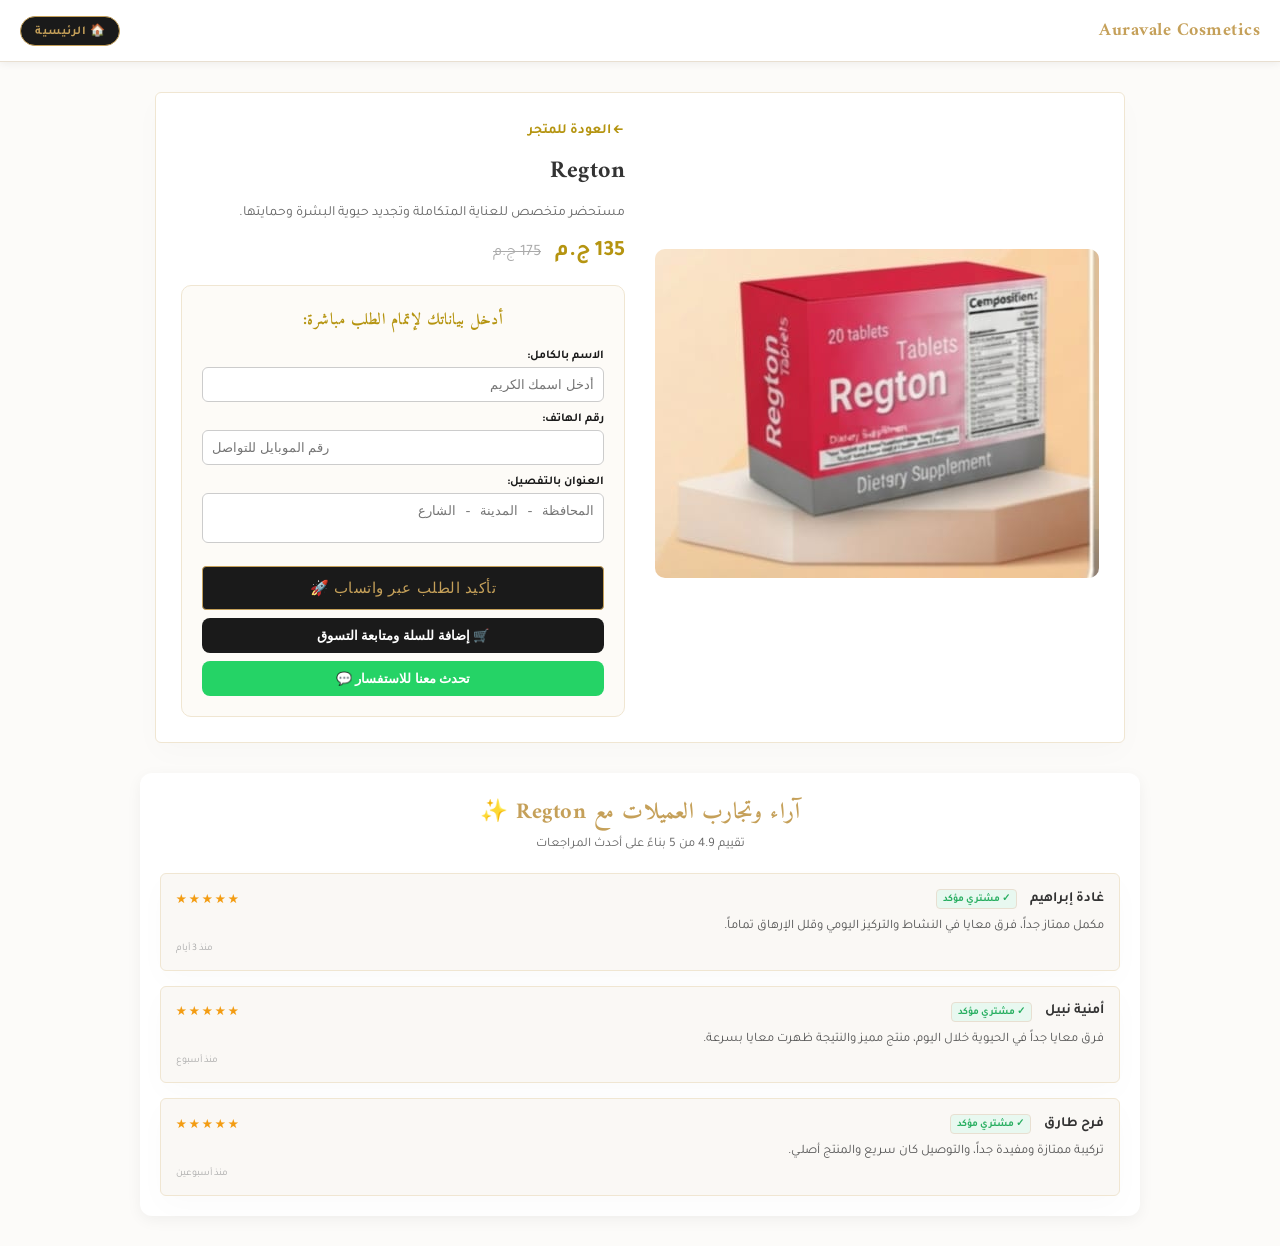
<file: regton.html>
<!DOCTYPE html>
<html lang="ar" dir="rtl">
<head>
  <meta charset="UTF-8">
  <meta name="viewport" content="width=device-width, initial-scale=1.0">
  <title>Regton - Auravale Cosmetics</title>
  <link rel="stylesheet" href="style.css?v=500">
  <style>
    .product-reviews-container {
      max-width: 1000px;
      margin: 30px auto;
      padding: 20px;
      background: #fff;
      border-radius: 12px;
      box-shadow: 0 4px 15px rgba(0,0,0,0.05);
    }
    .reviews-header {
      margin-bottom: 20px;
      text-align: center;
    }
    .reviews-header h3 {
      color: #b59410;
      margin-bottom: 5px;
    }
    .reviews-summary {
      font-size: 13px;
      color: #666;
    }
    .product-reviews-list {
      display: flex;
      flex-direction: column;
      gap: 15px;
    }
    .product-review-card {
      background: #faf8f5;
      padding: 15px;
      border-radius: 8px;
      border: 1px solid #f0e6d2;
    }
    .review-card-top {
      display: flex;
      justify-content: space-between;
      align-items: center;
      margin-bottom: 8px;
    }
    .reviewer-name {
      font-weight: bold;
      font-size: 14px;
      color: #333;
    }
    .verified-badge {
      font-size: 10px;
      color: #27ae60;
      background: #e8f8f0;
      padding: 2px 6px;
      border-radius: 4px;
      margin-right: 5px;
    }
    .review-stars {
      color: #f39c12;
      font-size: 12px;
    }
    .review-comment {
      font-size: 13px;
      color: #555;
      line-height: 1.5;
    }
    .review-date {
      font-size: 10px;
      color: #aaa;
      margin-top: 6px;
    }
  </style>

<!-- Meta Pixel Code -->
<script>
!function(f,b,e,v,n,t,s)
{if(f.fbq)return;n=f.fbq=function(){n.callMethod?
 n.callMethod.apply(n,arguments):n.queue.push(arguments)};
if(!f._fbq)f._fbq=n;n.push=n;n.loaded=!0;n.version='2.0';
n.queue=[];t=b.createElement(e);t.async=!0;
t.src=v;s=b.getElementsByTagName(e)[0];
s.parentNode.insertBefore(t,s)}(window, document,'script',
'https://connect.facebook.net/en_US/fbevents.js');
fbq('init', '1062648226654073');
fbq('track', 'PageView');
</script>
<noscript><img height="1" width="1" style="display:none"
src="https://www.facebook.com/tr?id=1062648226654073&ev=PageView&noscript=1"/></noscript>
<!-- End Meta Pixel Code -->

</head>
<body>

  <nav class="navbar" style="background: #fff; padding: 15px 20px; box-shadow: 0 2px 8px rgba(0,0,0,0.06); display: flex; justify-content: space-between; align-items: center;">
    <a href="index.html" class="nav-brand" style="color: #b59410; text-decoration: none; font-weight: 800; font-size: 18px;">Auravale Cosmetics</a>
    <a href="index.html" class="cart-btn-nav" style="text-decoration: none; background: #1a1a1a; color: #fff; padding: 6px 14px; border-radius: 20px; font-size: 12px; font-weight: bold;">🏠 الرئيسية</a>
  </nav>

  <main style="max-width: 1000px; margin: 30px auto; padding: 0 15px; box-sizing: border-box;">
    <div style="background: #fff; border-radius: 12px; padding: 25px; box-shadow: 0 4px 15px rgba(0,0,0,0.05); display: flex; flex-wrap: wrap; gap: 30px; align-items: center;">
      
      <div style="flex: 1; min-width: 280px;">
        <img src="regton.jpg" alt="Regton" style="width: 100%; border-radius: 10px; object-fit: cover;">
      </div>

      <div style="flex: 1; min-width: 280px;">
        <a href="index.html" style="color: #b59410; text-decoration: none; font-size: 14px; font-weight: bold; display: inline-block; margin-bottom: 10px;">← العودة للمتجر</a>
        
        <h2 style="margin: 0 0 10px 0; color: #333;">Regton</h2>
        <p style="color: #666; font-size: 14px; line-height: 1.6; margin-bottom: 15px;">
          مستحضر متخصص للعناية المتكاملة وتجديد حيوية البشرة وحمايتها.
        </p>

        <div style="margin-bottom: 20px;">
          <span style="font-size: 22px; font-weight: bold; color: #b59410;">135 ج.م</span>
          <span style="text-decoration: line-through; color: #aaa; margin-right: 10px; font-size: 16px;">175 ج.م</span>
        </div>

        <div style="background: #fdfbf7; border: 1px solid #f0e6d2; padding: 20px; border-radius: 10px;">
          <h4 style="margin-top: 0; color: #b59410; margin-bottom: 15px; text-align: center;">أدخل بياناتك لإتمام الطلب مباشرة:</h4>
          
          <form onsubmit="sendProductOrder(event, 'Regton', 135)">
            <div style="margin-bottom: 10px;">
              <label style="display: block; font-size: 12px; font-weight: bold; margin-bottom: 4px;">الاسم بالكامل:</label>
              <input type="text" id="p-name" required placeholder="أدخل اسمك الكريم" style="width: 100%; padding: 9px; border: 1px solid #ccc; border-radius: 6px; box-sizing: border-box;">
            </div>

            <div style="margin-bottom: 10px;">
              <label style="display: block; font-size: 12px; font-weight: bold; margin-bottom: 4px;">رقم الهاتف:</label>
              <input type="tel" id="p-phone" required placeholder="رقم الموبايل للتواصل" style="width: 100%; padding: 9px; border: 1px solid #ccc; border-radius: 6px; box-sizing: border-box;">
            </div>

            <div style="margin-bottom: 15px;">
              <label style="display: block; font-size: 12px; font-weight: bold; margin-bottom: 4px;">العنوان بالتفصيل:</label>
              <textarea id="p-address" required rows="2" placeholder="المحافظة - المدينة - الشارع" style="width: 100%; padding: 9px; border: 1px solid #ccc; border-radius: 6px; box-sizing: border-box; resize: none;"></textarea>
            </div>

            <button type="submit" style="width: 100%; padding: 12px; background: #b59410; color: white; border: none; border-radius: 8px; font-weight: bold; font-size: 15px; cursor: pointer; margin-bottom: 8px; transition: 0.3s;" onmouseover="this.style.background='#967a0d'" onmouseout="this.style.background='#b59410'">
              تأكيد الطلب عبر واتساب 🚀
            </button>

            <button type="button" onclick="addToCartAndGo('Regton', 135, 'regton.jpg')" style="width: 100%; padding: 10px; background: #1a1a1a; color: white; border: none; border-radius: 8px; font-weight: bold; font-size: 13px; cursor: pointer; margin-bottom: 8px;">
              🛒 إضافة للسلة ومتابعة التسوق
            </button>

            <button type="button" onclick="chatWhatsApp('Regton')" style="width: 100%; padding: 10px; background: #25d366; color: white; border: none; border-radius: 8px; font-weight: bold; font-size: 13px; cursor: pointer;">
              تحدث معنا للاستفسار 💬
            </button>
          </form>
        </div>

      </div>
    </div>
  </main>

  <!-- قسم المراجعات الخاص بريجتون -->
  <div class="product-reviews-container">
    <div class="reviews-header">
      <h3>آراء وتجارب العميلات مع Regton ✨</h3>
      <div class="reviews-summary">تقييم 4.9 من 5 بناءً على أحدث المراجعات</div>
    </div>

    <div class="product-reviews-list">
      
      <div class="product-review-card">
        <div class="review-card-top">
          <div class="reviewer-name">
            غادة إبراهيم
            <span class="verified-badge">✓ مشتري مؤكد</span>
          </div>
          <div class="review-stars">★★★★★</div>
        </div>
        <div class="review-comment">مكمل ممتاز جداً، فرق معايا في النشاط والتركيز اليومي وقلل الإرهاق تماماً.</div>
        <div class="review-date">منذ 3 أيام</div>
      </div>

      <div class="product-review-card">
        <div class="review-card-top">
          <div class="reviewer-name">
            أمنية نبيل
            <span class="verified-badge">✓ مشتري مؤكد</span>
          </div>
          <div class="review-stars">★★★★★</div>
        </div>
        <div class="review-comment">فرق معايا جداً في الحيوية خلال اليوم، منتج مميز والنتيجة ظهرت معايا بسرعة.</div>
        <div class="review-date">منذ أسبوع</div>
      </div>

      <div class="product-review-card">
        <div class="review-card-top">
          <div class="reviewer-name">
            فرح طارق
            <span class="verified-badge">✓ مشتري مؤكد</span>
          </div>
          <div class="review-stars">★★★★★</div>
        </div>
        <div class="review-comment">تركيبة ممتازة ومفيدة جداً، والتوصيل كان سريع والمنتج أصلـي.</div>
        <div class="review-date">منذ أسبوعين</div>
      </div>

    </div>
  </div>

  <script>

    const ORDERS_API_URL = "https://script.google.com/macros/s/AKfycbyWqQicfGGOROX6rVQg1HFWBBC1_qwdjdVaYZrzMyOEoD8HHh2f8lKMn7OWyV1loo_qGw/exec";

    function getMetaTrackingData() {
      const params = new URLSearchParams(window.location.search);
      let fbclid = params.get('fbclid') || '';
      let fbp = '';
      let fbc = '';

      const cookies = document.cookie.split(';').map(c => c.trim());
      const fbpCookie = cookies.find(c => c.startsWith('_fbp='));
      const fbcCookie = cookies.find(c => c.startsWith('_fbc='));
      if (fbpCookie) fbp = decodeURIComponent(fbpCookie.substring(5));
      if (fbcCookie) fbc = decodeURIComponent(fbcCookie.substring(5));

      if (!fbc && fbclid) {
        fbc = 'fb.1.' + Date.now() + '.' + fbclid;
      }

      return { fbclid, fbp, fbc };
    }

    function createOrderId() {
      return 'AV-' + Date.now() + '-' + Math.random().toString(36).slice(2, 8).toUpperCase();
    }

    function logOrderToGoogleSheet(order) {
      const tracking = getMetaTrackingData();
      const params = new URLSearchParams({
        order_id: order.orderId,
        name: order.name || '',
        phone: order.phone || '',
        address: order.address || '',
        product: order.product || '',
        value: String(order.value || 0),
        fbclid: tracking.fbclid,
        fbp: tracking.fbp,
        fbc: tracking.fbc
      });

      const beacon = new Image();
      beacon.src = ORDERS_API_URL + '?' + params.toString();
    }

    const PHONE_NUMBER = "201106014523";

    function sendProductOrder(event, productName, price) {
      event.preventDefault();
      const name = document.getElementById('p-name').value.trim();
      const phone = document.getElementById('p-phone').value.trim();
      const address = document.getElementById('p-address').value.trim();

      if (!name || !phone || !address) {
        alert('يرجى ملء جميع البيانات للتمكن من إرسال الطلب!');
        return;
      }

      const orderId = createOrderId();

      let msg = `🛒 *طلب جديد عبر الموقع*\n`;
      msg += `-------------------------\n`;
      msg += `🆔 *رقم الطلب:* ${orderId}\n`;
      msg += `📦 *المنتج:* ${productName}\n`;
      msg += `💰 *السعر:* ${price} ج.م\n`;
      msg += `-------------------------\n`;
      msg += `👤 *الاسم:* ${name}\n`;
      msg += `📞 *الهاتف:* ${phone}\n`;
      msg += `🏠 *العنوان:* ${address}`;

      logOrderToGoogleSheet({
        orderId: orderId,
        name: name,
        phone: phone,
        address: address,
        product: productName,
        value: price
      });

      window.open(`https://wa.me/${PHONE_NUMBER}?text=${encodeURIComponent(msg)}`, '_blank');
    }

    function addToCartAndGo(title, price, image) {
      let cart = JSON.parse(localStorage.getItem('cart')) || [];
      let existingIndex = cart.findIndex(item => item.title === title);

      if (existingIndex > -1) {
        cart[existingIndex].quantity += 1;
      } else {
        cart.push({ title: title, price: price, image: image, quantity: 1 });
      }

      localStorage.setItem('cart', JSON.stringify(cart));
      alert('تمت إضافة المنتج للسلة بنجاح!');
      window.location.href = 'index.html';
    }

    function chatWhatsApp(productName) {
      const msg = `مرحباً Auravale Cosmetics، أريد الاستفسار عن منتج: ${productName}`;
      window.open(`https://wa.me/${PHONE_NUMBER}?text=${encodeURIComponent(msg)}`, '_blank');
    }
  </script>
</body>
</html>
</file>
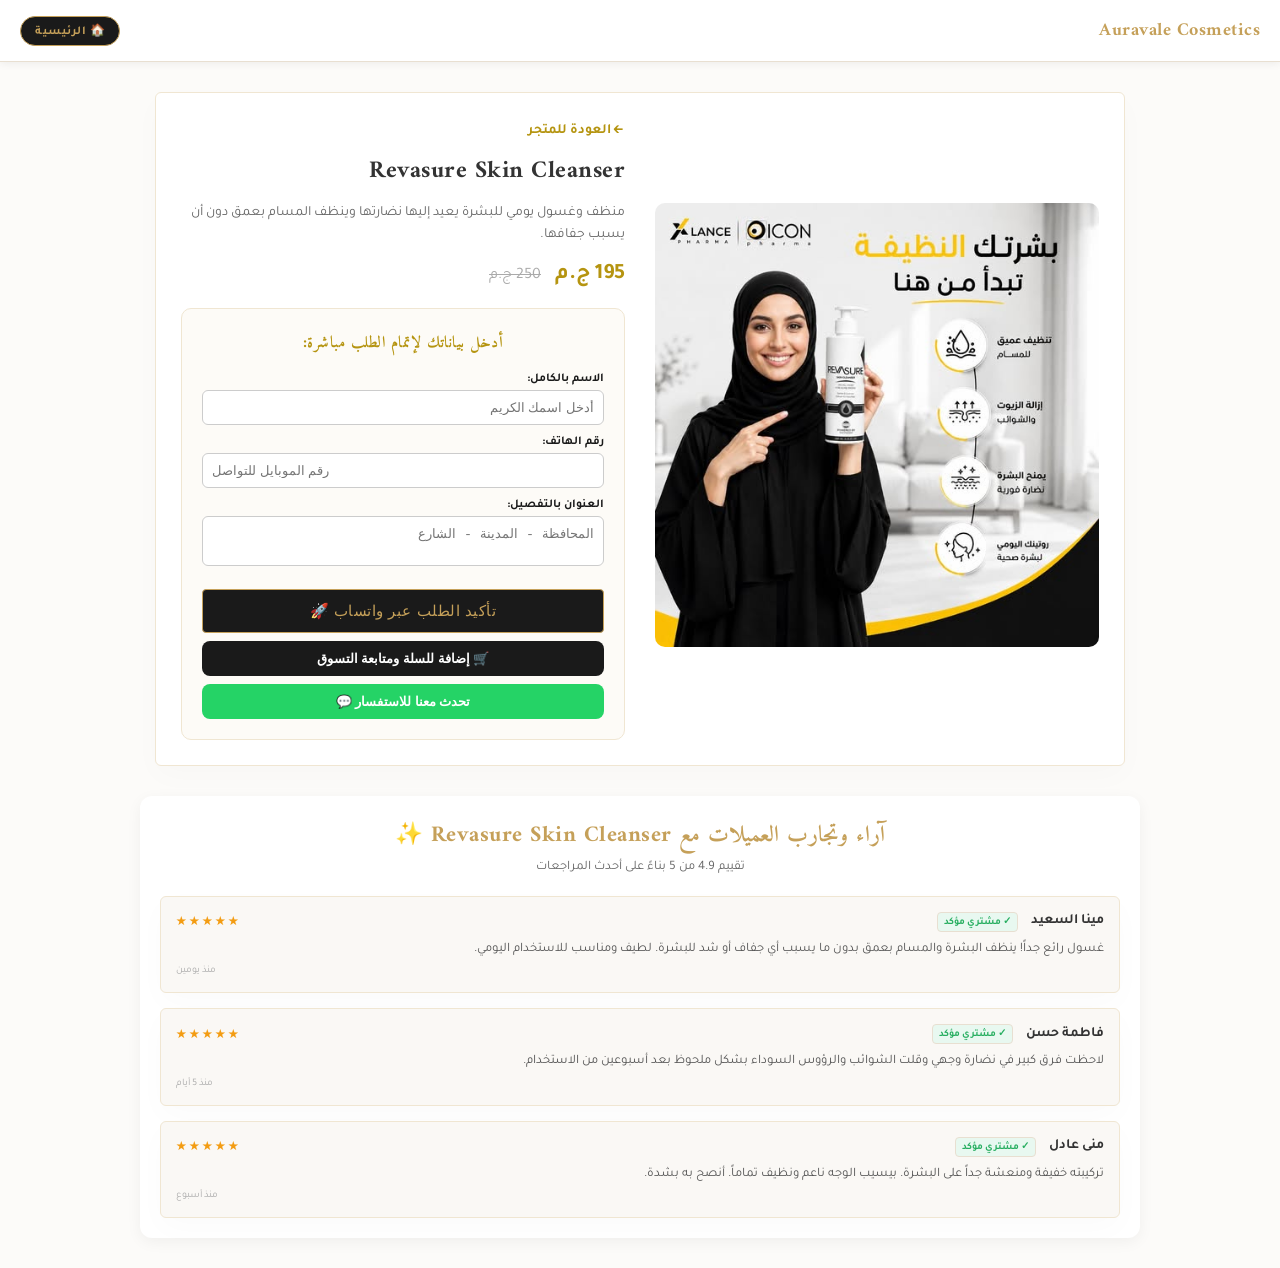
<file: revasure.html>
<!DOCTYPE html>
<html lang="ar" dir="rtl">
<head>
  <meta charset="UTF-8">
  <meta name="viewport" content="width=device-width, initial-scale=1.0">
  <title>Revasure Skin Cleanser - Auravale Cosmetics</title>
  <link rel="stylesheet" href="style.css?v=500">
  <style>
    .product-reviews-container {
      max-width: 1000px;
      margin: 30px auto;
      padding: 20px;
      background: #fff;
      border-radius: 12px;
      box-shadow: 0 4px 15px rgba(0,0,0,0.05);
    }
    .reviews-header {
      margin-bottom: 20px;
      text-align: center;
    }
    .reviews-header h3 {
      color: #b59410;
      margin-bottom: 5px;
    }
    .reviews-summary {
      font-size: 13px;
      color: #666;
    }
    .product-reviews-list {
      display: flex;
      flex-direction: column;
      gap: 15px;
    }
    .product-review-card {
      background: #faf8f5;
      padding: 15px;
      border-radius: 8px;
      border: 1px solid #f0e6d2;
    }
    .review-card-top {
      display: flex;
      justify-content: space-between;
      align-items: center;
      margin-bottom: 8px;
    }
    .reviewer-name {
      font-weight: bold;
      font-size: 14px;
      color: #333;
    }
    .verified-badge {
      font-size: 10px;
      color: #27ae60;
      background: #e8f8f0;
      padding: 2px 6px;
      border-radius: 4px;
      margin-right: 5px;
    }
    .review-stars {
      color: #f39c12;
      font-size: 12px;
    }
    .review-comment {
      font-size: 13px;
      color: #555;
      line-height: 1.5;
    }
    .review-date {
      font-size: 10px;
      color: #aaa;
      margin-top: 6px;
    }
  </style>

<!-- Meta Pixel Code -->
<script>
!function(f,b,e,v,n,t,s)
{if(f.fbq)return;n=f.fbq=function(){n.callMethod?
 n.callMethod.apply(n,arguments):n.queue.push(arguments)};
if(!f._fbq)f._fbq=n;n.push=n;n.loaded=!0;n.version='2.0';
n.queue=[];t=b.createElement(e);t.async=!0;
t.src=v;s=b.getElementsByTagName(e)[0];
s.parentNode.insertBefore(t,s)}(window, document,'script',
'https://connect.facebook.net/en_US/fbevents.js');
fbq('init', '1062648226654073');
fbq('track', 'PageView');
</script>
<noscript><img height="1" width="1" style="display:none"
src="https://www.facebook.com/tr?id=1062648226654073&ev=PageView&noscript=1"/></noscript>
<!-- End Meta Pixel Code -->

</head>
<body>

  <nav class="navbar" style="background: #fff; padding: 15px 20px; box-shadow: 0 2px 8px rgba(0,0,0,0.06); display: flex; justify-content: space-between; align-items: center;">
    <a href="index.html" class="nav-brand" style="color: #b59410; text-decoration: none; font-weight: 800; font-size: 18px;">Auravale Cosmetics</a>
    <a href="index.html" class="cart-btn-nav" style="text-decoration: none; background: #1a1a1a; color: #fff; padding: 6px 14px; border-radius: 20px; font-size: 12px; font-weight: bold;">🏠 الرئيسية</a>
  </nav>

  <main style="max-width: 1000px; margin: 30px auto; padding: 0 15px; box-sizing: border-box;">
    <div style="background: #fff; border-radius: 12px; padding: 25px; box-shadow: 0 4px 15px rgba(0,0,0,0.05); display: flex; flex-wrap: wrap; gap: 30px; align-items: center;">
      
      <div style="flex: 1; min-width: 280px;">
        <img src="revasure.jpg" alt="Revasure Skin Cleanser" style="width: 100%; border-radius: 10px; object-fit: cover;">
      </div>

      <div style="flex: 1; min-width: 280px;">
        <a href="index.html" style="color: #b59410; text-decoration: none; font-size: 14px; font-weight: bold; display: inline-block; margin-bottom: 10px;">← العودة للمتجر</a>
        
        <h2 style="margin: 0 0 10px 0; color: #333;">Revasure Skin Cleanser</h2>
        <p style="color: #666; font-size: 14px; line-height: 1.6; margin-bottom: 15px;">
          منظف وغسول يومي للبشرة يعيد إليها نضارتها وينظف المسام بعمق دون أن يسبب جفافها.
        </p>

        <div style="margin-bottom: 20px;">
          <span style="font-size: 22px; font-weight: bold; color: #b59410;">195 ج.م</span>
          <span style="text-decoration: line-through; color: #aaa; margin-right: 10px; font-size: 16px;">250 ج.م</span>
        </div>

        <div style="background: #fdfbf7; border: 1px solid #f0e6d2; padding: 20px; border-radius: 10px;">
          <h4 style="margin-top: 0; color: #b59410; margin-bottom: 15px; text-align: center;">أدخل بياناتك لإتمام الطلب مباشرة:</h4>
          
          <form onsubmit="sendProductOrder(event, 'Revasure Skin Cleanser', 195)">
            <div style="margin-bottom: 10px;">
              <label style="display: block; font-size: 12px; font-weight: bold; margin-bottom: 4px;">الاسم بالكامل:</label>
              <input type="text" id="p-name" required placeholder="أدخل اسمك الكريم" style="width: 100%; padding: 9px; border: 1px solid #ccc; border-radius: 6px; box-sizing: border-box;">
            </div>

            <div style="margin-bottom: 10px;">
              <label style="display: block; font-size: 12px; font-weight: bold; margin-bottom: 4px;">رقم الهاتف:</label>
              <input type="tel" id="p-phone" required placeholder="رقم الموبايل للتواصل" style="width: 100%; padding: 9px; border: 1px solid #ccc; border-radius: 6px; box-sizing: border-box;">
            </div>

            <div style="margin-bottom: 15px;">
              <label style="display: block; font-size: 12px; font-weight: bold; margin-bottom: 4px;">العنوان بالتفصيل:</label>
              <textarea id="p-address" required rows="2" placeholder="المحافظة - المدينة - الشارع" style="width: 100%; padding: 9px; border: 1px solid #ccc; border-radius: 6px; box-sizing: border-box; resize: none;"></textarea>
            </div>

            <button type="submit" style="width: 100%; padding: 12px; background: #b59410; color: white; border: none; border-radius: 8px; font-weight: bold; font-size: 15px; cursor: pointer; margin-bottom: 8px; transition: 0.3s;" onmouseover="this.style.background='#967a0d'" onmouseout="this.style.background='#b59410'">
              تأكيد الطلب عبر واتساب 🚀
            </button>

            <button type="button" onclick="addToCartAndGo('Revasure Skin Cleanser', 195, 'revasure.jpg')" style="width: 100%; padding: 10px; background: #1a1a1a; color: white; border: none; border-radius: 8px; font-weight: bold; font-size: 13px; cursor: pointer; margin-bottom: 8px;">
              🛒 إضافة للسلة ومتابعة التسوق
            </button>

            <button type="button" onclick="chatWhatsApp('Revasure Skin Cleanser')" style="width: 100%; padding: 10px; background: #25d366; color: white; border: none; border-radius: 8px; font-weight: bold; font-size: 13px; cursor: pointer;">
              تحدث معنا للاستفسار 💬
            </button>
          </form>
        </div>

      </div>
    </div>
  </main>

  <!-- قسم المراجعات والتقييمات مدمج مباشرة بدون الاعتماد على سكريبت خارجي -->
  <div class="product-reviews-container" id="productReviewsList">
    <div class="reviews-header">
      <h3>آراء وتجارب العميلات مع Revasure Skin Cleanser ✨</h3>
      <div class="reviews-summary">تقييم 4.9 من 5 بناءً على أحدث المراجعات</div>
    </div>

    <div class="product-reviews-list">
      
      <div class="product-review-card">
        <div class="review-card-top">
          <div class="reviewer-name">
            مينا السعيد
            <span class="verified-badge">✓ مشتري مؤكد</span>
          </div>
          <div class="review-stars">★★★★★</div>
        </div>
        <div class="review-comment">غسول رائع جداً! ينظف البشرة والمسام بعمق بدون ما يسبب أي جفاف أو شد للبشرة. لطيف ومناسب للاستخدام اليومي.</div>
        <div class="review-date">منذ يومين</div>
      </div>

      <div class="product-review-card">
        <div class="review-card-top">
          <div class="reviewer-name">
            فاطمة حسن
            <span class="verified-badge">✓ مشتري مؤكد</span>
          </div>
          <div class="review-stars">★★★★★</div>
        </div>
        <div class="review-comment">لاحظت فرق كبير في نضارة وجهي وقلت الشوائب والرؤوس السوداء بشكل ملحوظ بعد أسبوعين من الاستخدام.</div>
        <div class="review-date">منذ 5 أيام</div>
      </div>

      <div class="product-review-card">
        <div class="review-card-top">
          <div class="reviewer-name">
            منى عادل
            <span class="verified-badge">✓ مشتري مؤكد</span>
          </div>
          <div class="review-stars">★★★★★</div>
        </div>
        <div class="review-comment">تركيبته خفيفة ومنعشة جداً على البشرة. بيسيب الوجه ناعم ونظيف تماماً. أنصح به بشدة.</div>
        <div class="review-date">منذ أسبوع</div>
      </div>

    </div>
  </div>

  <script>

    const ORDERS_API_URL = "https://script.google.com/macros/s/AKfycbyWqQicfGGOROX6rVQg1HFWBBC1_qwdjdVaYZrzMyOEoD8HHh2f8lKMn7OWyV1loo_qGw/exec";

    function getMetaTrackingData() {
      const params = new URLSearchParams(window.location.search);
      let fbclid = params.get('fbclid') || '';
      let fbp = '';
      let fbc = '';

      const cookies = document.cookie.split(';').map(c => c.trim());
      const fbpCookie = cookies.find(c => c.startsWith('_fbp='));
      const fbcCookie = cookies.find(c => c.startsWith('_fbc='));
      if (fbpCookie) fbp = decodeURIComponent(fbpCookie.substring(5));
      if (fbcCookie) fbc = decodeURIComponent(fbcCookie.substring(5));

      if (!fbc && fbclid) {
        fbc = 'fb.1.' + Date.now() + '.' + fbclid;
      }

      return { fbclid, fbp, fbc };
    }

    function createOrderId() {
      return 'AV-' + Date.now() + '-' + Math.random().toString(36).slice(2, 8).toUpperCase();
    }

    function logOrderToGoogleSheet(order) {
      const tracking = getMetaTrackingData();
      const params = new URLSearchParams({
        order_id: order.orderId,
        name: order.name || '',
        phone: order.phone || '',
        address: order.address || '',
        product: order.product || '',
        value: String(order.value || 0),
        fbclid: tracking.fbclid,
        fbp: tracking.fbp,
        fbc: tracking.fbc
      });

      const beacon = new Image();
      beacon.src = ORDERS_API_URL + '?' + params.toString();
    }

    const PHONE_NUMBER = "201106014523";

    function sendProductOrder(event, productName, price) {
      event.preventDefault();
      const name = document.getElementById('p-name').value.trim();
      const phone = document.getElementById('p-phone').value.trim();
      const address = document.getElementById('p-address').value.trim();

      if (!name || !phone || !address) {
        alert('يرجى ملء جميع البيانات للتمكن من إرسال الطلب!');
        return;
      }

      const orderId = createOrderId();

      let msg = `🛒 *طلب جديد عبر الموقع*\n`;
      msg += `-------------------------\n`;
      msg += `🆔 *رقم الطلب:* ${orderId}\n`;
      msg += `📦 *المنتج:* ${productName}\n`;
      msg += `💰 *السعر:* ${price} ج.م\n`;
      msg += `-------------------------\n`;
      msg += `👤 *الاسم:* ${name}\n`;
      msg += `📞 *الهاتف:* ${phone}\n`;
      msg += `🏠 *العنوان:* ${address}`;

      logOrderToGoogleSheet({
        orderId: orderId,
        name: name,
        phone: phone,
        address: address,
        product: productName,
        value: price
      });

      window.open(`https://wa.me/${PHONE_NUMBER}?text=${encodeURIComponent(msg)}`, '_blank');
    }

    function addToCartAndGo(title, price, image) {
      let cart = JSON.parse(localStorage.getItem('cart')) || [];
      let existingIndex = cart.findIndex(item => item.title === title);

      if (existingIndex > -1) {
        cart[existingIndex].quantity += 1;
      } else {
        cart.push({ title: title, price: price, image: image, quantity: 1 });
      }

      localStorage.setItem('cart', JSON.stringify(cart));
      alert('تمت إضافة المنتج للسلة بنجاح!');
      window.location.href = 'index.html';
    }

    function chatWhatsApp(productName) {
      const msg = `مرحباً Auravale Cosmetics، أريد الاستفسار عن منتج: ${productName}`;
      window.open(`https://wa.me/${PHONE_NUMBER}?text=${encodeURIComponent(msg)}`, '_blank');
    }
  </script>
</body>
</html>
</file>
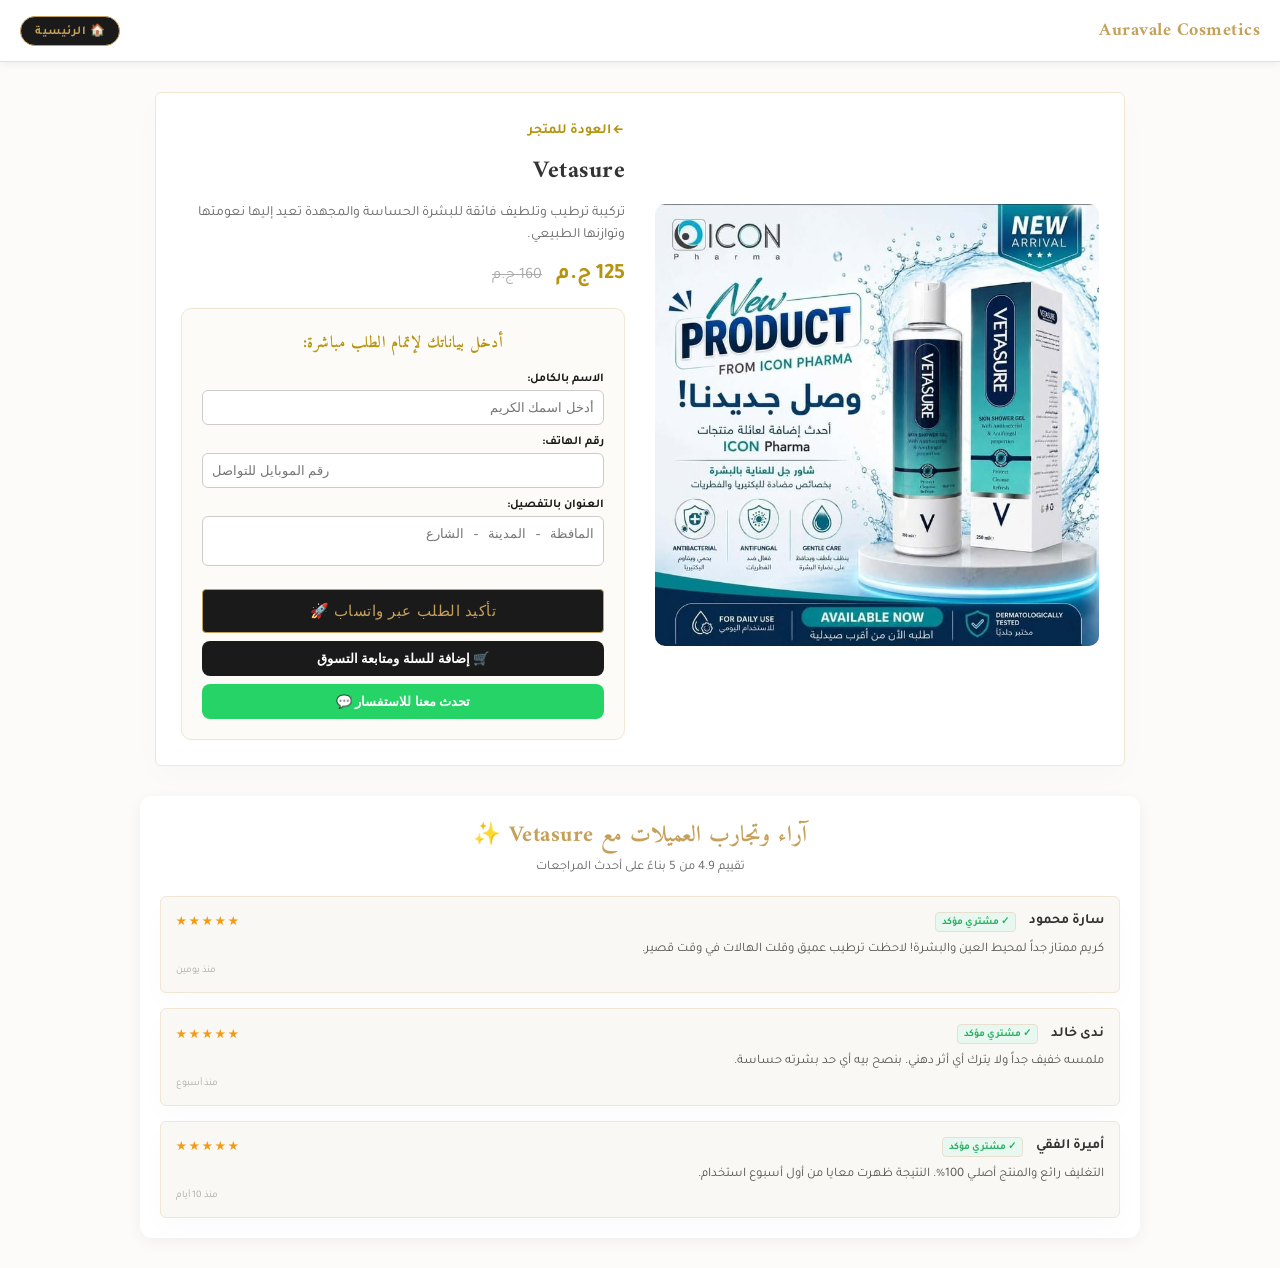
<file: vetasure.html>
<!DOCTYPE html>
<html lang="ar" dir="rtl">
<head>
  <meta charset="UTF-8">
  <meta name="viewport" content="width=device-width, initial-scale=1.0">
  <title>Vetasure - Auravale Cosmetics</title>
  <link rel="stylesheet" href="style.css?v=500">
  <style>
    .product-reviews-container {
      max-width: 1000px;
      margin: 30px auto;
      padding: 20px;
      background: #fff;
      border-radius: 12px;
      box-shadow: 0 4px 15px rgba(0,0,0,0.05);
    }
    .reviews-header {
      margin-bottom: 20px;
      text-align: center;
    }
    .reviews-header h3 {
      color: #b59410;
      margin-bottom: 5px;
    }
    .reviews-summary {
      font-size: 13px;
      color: #666;
    }
    .product-reviews-list {
      display: flex;
      flex-direction: column;
      gap: 15px;
    }
    .product-review-card {
      background: #faf8f5;
      padding: 15px;
      border-radius: 8px;
      border: 1px solid #f0e6d2;
    }
    .review-card-top {
      display: flex;
      justify-content: space-between;
      align-items: center;
      margin-bottom: 8px;
    }
    .reviewer-name {
      font-weight: bold;
      font-size: 14px;
      color: #333;
    }
    .verified-badge {
      font-size: 10px;
      color: #27ae60;
      background: #e8f8f0;
      padding: 2px 6px;
      border-radius: 4px;
      margin-right: 5px;
    }
    .review-stars {
      color: #f39c12;
      font-size: 12px;
    }
    .review-comment {
      font-size: 13px;
      color: #555;
      line-height: 1.5;
    }
    .review-date {
      font-size: 10px;
      color: #aaa;
      margin-top: 6px;
    }
  </style>

<!-- Meta Pixel Code -->
<script>
!function(f,b,e,v,n,t,s)
{if(f.fbq)return;n=f.fbq=function(){n.callMethod?
 n.callMethod.apply(n,arguments):n.queue.push(arguments)};
if(!f._fbq)f._fbq=n;n.push=n;n.loaded=!0;n.version='2.0';
n.queue=[];t=b.createElement(e);t.async=!0;
t.src=v;s=b.getElementsByTagName(e)[0];
s.parentNode.insertBefore(t,s)}(window, document,'script',
'https://connect.facebook.net/en_US/fbevents.js');
fbq('init', '1062648226654073');
fbq('track', 'PageView');
</script>
<noscript><img height="1" width="1" style="display:none"
src="https://www.facebook.com/tr?id=1062648226654073&ev=PageView&noscript=1"/></noscript>
<!-- End Meta Pixel Code -->

</head>
<body>

  <nav class="navbar" style="background: #fff; padding: 15px 20px; box-shadow: 0 2px 8px rgba(0,0,0,0.06); display: flex; justify-content: space-between; align-items: center;">
    <a href="index.html" class="nav-brand" style="color: #b59410; text-decoration: none; font-weight: 800; font-size: 18px;">Auravale Cosmetics</a>
    <a href="index.html" class="cart-btn-nav" style="text-decoration: none; background: #1a1a1a; color: #fff; padding: 6px 14px; border-radius: 20px; font-size: 12px; font-weight: bold;">🏠 الرئيسية</a>
  </nav>

  <main style="max-width: 1000px; margin: 30px auto; padding: 0 15px; box-sizing: border-box;">
    <div style="background: #fff; border-radius: 12px; padding: 25px; box-shadow: 0 4px 15px rgba(0,0,0,0.05); display: flex; flex-wrap: wrap; gap: 30px; align-items: center;">
      
      <div style="flex: 1; min-width: 280px;">
        <img src="vetasure.jpg" alt="Vetasure" style="width: 100%; border-radius: 10px; object-fit: cover;">
      </div>

      <div style="flex: 1; min-width: 280px;">
        <a href="index.html" style="color: #b59410; text-decoration: none; font-size: 14px; font-weight: bold; display: inline-block; margin-bottom: 10px;">← العودة للمتجر</a>
        
        <h2 style="margin: 0 0 10px 0; color: #333;">Vetasure</h2>
        <p style="color: #666; font-size: 14px; line-height: 1.6; margin-bottom: 15px;">
          تركيبة ترطيب وتلطيف فائقة للبشرة الحساسة والمجهدة تعيد إليها نعومتها وتوازنها الطبيعي.
        </p>

        <div style="margin-bottom: 20px;">
          <span style="font-size: 22px; font-weight: bold; color: #b59410;">125 ج.م</span>
          <span style="text-decoration: line-through; color: #aaa; margin-right: 10px; font-size: 16px;">160 ج.م</span>
        </div>

        <div style="background: #fdfbf7; border: 1px solid #f0e6d2; padding: 20px; border-radius: 10px;">
          <h4 style="margin-top: 0; color: #b59410; margin-bottom: 15px; text-align: center;">أدخل بياناتك لإتمام الطلب مباشرة:</h4>
          
          <form onsubmit="sendProductOrder(event, 'Vetasure', 125)">
            <div style="margin-bottom: 10px;">
              <label style="display: block; font-size: 12px; font-weight: bold; margin-bottom: 4px;">الاسم بالكامل:</label>
              <input type="text" id="p-name" required placeholder="أدخل اسمك الكريم" style="width: 100%; padding: 9px; border: 1px solid #ccc; border-radius: 6px; box-sizing: border-box;">
            </div>

            <div style="margin-bottom: 10px;">
              <label style="display: block; font-size: 12px; font-weight: bold; margin-bottom: 4px;">رقم الهاتف:</label>
              <input type="tel" id="p-phone" required placeholder="رقم الموبايل للتواصل" style="width: 100%; padding: 9px; border: 1px solid #ccc; border-radius: 6px; box-sizing: border-box;">
            </div>

            <div style="margin-bottom: 15px;">
              <label style="display: block; font-size: 12px; font-weight: bold; margin-bottom: 4px;">العنوان بالتفصيل:</label>
              <textarea id="p-address" required rows="2" placeholder="المافظة - المدينة - الشارع" style="width: 100%; padding: 9px; border: 1px solid #ccc; border-radius: 6px; box-sizing: border-box; resize: none;"></textarea>
            </div>

            <button type="submit" style="width: 100%; padding: 12px; background: #b59410; color: white; border: none; border-radius: 8px; font-weight: bold; font-size: 15px; cursor: pointer; margin-bottom: 8px; transition: 0.3s;" onmouseover="this.style.background='#967a0d'" onmouseout="this.style.background='#b59410'">
              تأكيد الطلب عبر واتساب 🚀
            </button>

            <button type="button" onclick="addToCartAndGo('Vetasure', 125, 'vetasure.jpg')" style="width: 100%; padding: 10px; background: #1a1a1a; color: white; border: none; border-radius: 8px; font-weight: bold; font-size: 13px; cursor: pointer; margin-bottom: 8px;">
              🛒 إضافة للسلة ومتابعة التسوق
            </button>

            <button type="button" onclick="chatWhatsApp('Vetasure')" style="width: 100%; padding: 10px; background: #25d366; color: white; border: none; border-radius: 8px; font-weight: bold; font-size: 13px; cursor: pointer;">
              تحدث معنا للاستفسار 💬
            </button>
          </form>
        </div>

      </div>
    </div>
  </main>

  <!-- قسم آراء وتجارب العميلات -->
  <div class="product-reviews-container">
    <div class="reviews-header">
      <h3>آراء وتجارب العميلات مع Vetasure ✨</h3>
      <div class="reviews-summary">تقييم 4.9 من 5 بناءً على أحدث المراجعات</div>
    </div>

    <div class="product-reviews-list">
      
      <div class="product-review-card">
        <div class="review-card-top">
          <div class="reviewer-name">
            سارة محمود
            <span class="verified-badge">✓ مشتري مؤكد</span>
          </div>
          <div class="review-stars">★★★★★</div>
        </div>
        <div class="review-comment">كريم ممتاز جداً لمحيط العين والبشرة! لاحظت ترطيب عميق وقلت الهالات في وقت قصير.</div>
        <div class="review-date">منذ يومين</div>
      </div>

      <div class="product-review-card">
        <div class="review-card-top">
          <div class="reviewer-name">
            ندى خالد
            <span class="verified-badge">✓ مشتري مؤكد</span>
          </div>
          <div class="review-stars">★★★★★</div>
        </div>
        <div class="review-comment">ملمسه خفيف جداً ولا يترك أي أثر دهني. بنصح بيه أي حد بشرته حساسة.</div>
        <div class="review-date">منذ أسبوع</div>
      </div>

      <div class="product-review-card">
        <div class="review-card-top">
          <div class="reviewer-name">
            أميرة الفقي
            <span class="verified-badge">✓ مشتري مؤكد</span>
          </div>
          <div class="review-stars">★★★★★</div>
        </div>
        <div class="review-comment">التغليف رائع والمنتج أصلـي 100%. النتيجة ظهرت معايا من أول أسبوع استخدام.</div>
        <div class="review-date">منذ 10 أيام</div>
      </div>

    </div>
  </div>

  <script>

    const ORDERS_API_URL = "https://script.google.com/macros/s/AKfycbyWqQicfGGOROX6rVQg1HFWBBC1_qwdjdVaYZrzMyOEoD8HHh2f8lKMn7OWyV1loo_qGw/exec";

    function getMetaTrackingData() {
      const params = new URLSearchParams(window.location.search);
      let fbclid = params.get('fbclid') || '';
      let fbp = '';
      let fbc = '';

      const cookies = document.cookie.split(';').map(c => c.trim());
      const fbpCookie = cookies.find(c => c.startsWith('_fbp='));
      const fbcCookie = cookies.find(c => c.startsWith('_fbc='));
      if (fbpCookie) fbp = decodeURIComponent(fbpCookie.substring(5));
      if (fbcCookie) fbc = decodeURIComponent(fbcCookie.substring(5));

      if (!fbc && fbclid) {
        fbc = 'fb.1.' + Date.now() + '.' + fbclid;
      }

      return { fbclid, fbp, fbc };
    }

    function createOrderId() {
      return 'AV-' + Date.now() + '-' + Math.random().toString(36).slice(2, 8).toUpperCase();
    }

    function logOrderToGoogleSheet(order) {
      const tracking = getMetaTrackingData();
      const params = new URLSearchParams({
        order_id: order.orderId,
        name: order.name || '',
        phone: order.phone || '',
        address: order.address || '',
        product: order.product || '',
        value: String(order.value || 0),
        fbclid: tracking.fbclid,
        fbp: tracking.fbp,
        fbc: tracking.fbc
      });

      const beacon = new Image();
      beacon.src = ORDERS_API_URL + '?' + params.toString();
    }

    const PHONE_NUMBER = "201106014523";

    function sendProductOrder(event, productName, price) {
      event.preventDefault();
      const name = document.getElementById('p-name').value.trim();
      const phone = document.getElementById('p-phone').value.trim();
      const address = document.getElementById('p-address').value.trim();

      if (!name || !phone || !address) {
        alert('يرجى ملء جميع البيانات للتمكن من إرسال الطلب!');
        return;
      }

      const orderId = createOrderId();

      let msg = `🛒 *طلب جديد عبر الموقع*\n`;
      msg += `-------------------------\n`;
      msg += `🆔 *رقم الطلب:* ${orderId}\n`;
      msg += `📦 *المنتج:* ${productName}\n`;
      msg += `💰 *السعر:* ${price} ج.م\n`;
      msg += `-------------------------\n`;
      msg += `👤 *الاسم:* ${name}\n`;
      msg += `📞 *الهاتف:* ${phone}\n`;
      msg += `🏠 *العنوان:* ${address}`;

      logOrderToGoogleSheet({
        orderId: orderId,
        name: name,
        phone: phone,
        address: address,
        product: productName,
        value: price
      });

      window.open(`https://wa.me/${PHONE_NUMBER}?text=${encodeURIComponent(msg)}`, '_blank');
    }

    function addToCartAndGo(title, price, image) {
      let cart = JSON.parse(localStorage.getItem('cart')) || [];
      let existingIndex = cart.findIndex(item => item.title === title);

      if (existingIndex > -1) {
        cart[existingIndex].quantity += 1;
      } else {
        cart.push({ title: title, price: price, image: image, quantity: 1 });
      }

      localStorage.setItem('cart', JSON.stringify(cart));
      alert('تمت إضافة المنتج للسلة بنجاح!');
      window.location.href = 'index.html';
    }

    function chatWhatsApp(productName) {
      const msg = `مرحباً Auravale Cosmetics، أريد الاستفسار عن منتج: ${productName}`;
      window.open(`https://wa.me/${PHONE_NUMBER}?text=${encodeURIComponent(msg)}`, '_blank');
    }
  </script>

</body>
</html>
</file>
<file: style.css>
@import url('https://fonts.googleapis.com/css2?family=Amiri:ital,wght@0,400;0,700;1,400&family=Plus+Jakarta+Sans:wght@300;400;500;600&family=Tajawal:wght@300;400;500;700&display=swap');

/* ==========================================
   1. GLOBAL RESET & BASE STYLES
   ========================================== */
* {
  margin: 0;
  padding: 0;
  box-sizing: border-box;
}

body {
  font-family: 'Tajawal', 'Plus Jakarta Sans', sans-serif;
  background-color: #fcfbf9 !important;
  color: #1a1a1a !important;
  direction: rtl;
  -webkit-font-smoothing: antialiased;
  -moz-osx-font-smoothing: grayscale;
}

/* Luxury Typography Settings */
h1, h2, h3, h4, .nav-brand {
  font-family: 'Amiri', serif !important;
  letter-spacing: 0.5px;
  font-weight: 700;
}

/* ==========================================
   2. NAVBAR & HEADER
   ========================================== */
.navbar {
  display: flex;
  justify-content: space-between;
  align-items: center;
  background-color: #ffffff;
  padding: 18px 50px;
  box-shadow: 0 4px 20px rgba(0, 0, 0, 0.03);
  position: sticky;
  top: 0;
  z-index: 100;
  border-bottom: 1px solid #e8dfd1;
}

.nav-brand {
  font-size: 1.6rem;
  color: #c5a059 !important;
  text-decoration: none;
  transition: opacity 0.3s ease;
}

.nav-brand:hover {
  opacity: 0.85;
}

.cart-btn-nav {
  background-color: #111111;
  color: #c5a059 !important;
  border: 1px solid #c5a059;
  padding: 8px 22px;
  border-radius: 4px;
  cursor: pointer;
  font-size: 0.85rem;
  font-weight: 500;
  letter-spacing: 0.5px;
  transition: all 0.4s ease;
}

.cart-btn-nav:hover {
  background-color: #c5a059;
  color: #ffffff !important;
}

.main-header {
  text-align: center;
  margin: 35px 0 15px;
}

.main-header .subtitle {
  font-size: 1.1rem;
  color: #8c7e6c;
  font-weight: 400;
  letter-spacing: 0.5px;
}

/* ==========================================
   3. PRODUCTS GRID & CARDS
   ========================================== */
.products-grid {
  display: grid;
  grid-template-columns: repeat(auto-fit, minmax(270px, 1fr));
  gap: 30px;
  max-width: 1200px;
  margin: 0 auto;
  padding: 20px;
}

.product-card {
  background: #ffffff;
  border-radius: 6px !important;
  padding: 22px;
  text-align: center;
  border: 1px solid #f0e6d2 !important;
  box-shadow: 0 10px 30px rgba(0, 0, 0, 0.02) !important;
  transition: all 0.4s ease;
  display: flex;
  flex-direction: column;
  justify-content: space-between;
}

.product-card:hover {
  transform: translateY(-4px);
  box-shadow: 0 15px 35px rgba(197, 160, 89, 0.12) !important;
  border-color: #c5a059 !important;
}

.product-card img {
  width: 100%;
  height: 230px;
  object-fit: contain;
  border-radius: 4px;
  margin-bottom: 18px;
  transition: transform 0.4s ease;
}

.product-card:hover img {
  transform: scale(1.02);
}

.product-title {
  font-size: 1.15rem;
  color: #1a1a1a;
  margin-bottom: 12px;
  font-weight: 600;
}

.price-container {
  margin-bottom: 18px;
}

.old-price {
  text-decoration: line-through;
  color: #b0a598;
  font-size: 0.9rem;
  margin-left: 8px;
}

.current-price, .price-new {
  color: #c5a059 !important;
  font-weight: 700;
  font-size: 1.25rem;
}

.card-actions {
  display: flex;
  flex-direction: column;
  gap: 10px;
}

.details-link {
  display: block;
  background-color: #fcfbf9;
  color: #1a1a1a;
  text-decoration: none;
  padding: 11px;
  border-radius: 4px;
  border: 1px solid #e8dfd1;
  font-weight: 500;
  font-size: 0.85rem;
  transition: all 0.3s ease;
}

.details-link:hover {
  background-color: #1a1a1a;
  color: #ffffff;
  border-color: #1a1a1a;
}

.add-cart-btn, button[type="submit"] {
  background: #1a1a1a !important;
  color: #c5a059 !important;
  border: 1px solid #c5a059 !important;
  padding: 11px;
  border-radius: 4px !important;
  cursor: pointer;
  font-weight: 500 !important;
  font-size: 0.85rem;
  letter-spacing: 0.5px;
  transition: all 0.4s ease !important;
}

.add-cart-btn:hover, button[type="submit"]:hover {
  background: #c5a059 !important;
  color: #ffffff !important;
}

/* ==========================================
   4. HERO BANNER
   ========================================== */
.banner-section {
  width: 100%;
  max-width: 1200px;
  margin: 25px auto;
  padding: 0 20px;
  display: flex;
  justify-content: center;
  align-items: center;
}

.hero-banner-img {
  width: 100%;
  height: auto;
  max-height: 450px;
  object-fit: cover;
  border-radius: 6px;
  border: 1px solid #f0e6d2;
  box-shadow: 0 10px 30px rgba(0, 0, 0, 0.03);
}

/* ==========================================
   5. REVIEWS SECTION
   ========================================== */
.product-reviews-container {
  max-width: 850px;
  margin: 40px auto 20px;
  padding: 0 20px;
}

.reviews-header {
  text-align: center;
  margin-bottom: 25px;
}

.reviews-header h3 {
  color: #c5a059 !important;
  font-size: 1.4rem;
  margin-bottom: 6px;
}

.reviews-summary {
  font-size: 0.85rem;
  color: #7a7063;
}

.product-reviews-list {
  display: flex;
  flex-direction: column;
  gap: 15px;
}

.product-review-card, main > div {
  background: #ffffff;
  border: 1px solid #f0e6d2 !important;
  border-radius: 6px !important;
  padding: 16px 20px;
  box-shadow: 0 10px 30px rgba(0, 0, 0, 0.02) !important;
}

.review-card-top {
  display: flex;
  justify-content: space-between;
  align-items: center;
  margin-bottom: 8px;
}

.reviewer-name {
  font-size: 0.9rem;
  font-weight: 600;
  color: #1a1a1a;
  display: flex;
  align-items: center;
  gap: 8px;
}

.verified-badge {
  background: #f4f0e8;
  color: #8c733e;
  font-size: 0.7rem;
  padding: 3px 8px;
  border-radius: 4px;
  border: 1px solid #e8dfd1;
}

.review-stars {
  color: #c5a059;
  font-size: 0.8rem;
  letter-spacing: 2px;
}

.review-comment {
  font-size: 0.88rem;
  color: #4a4a4a;
  line-height: 1.6;
}

.review-date {
  font-size: 0.75rem;
  color: #a3988a;
  margin-top: 8px;
  text-align: left;
}

/* ==========================================
   6. CART OVERLAY, SIDEBAR & DRAWER
   ========================================== */
.cart-overlay {
  position: fixed;
  top: 0;
  left: 0;
  width: 100%;
  height: 100%;
  background: rgba(17, 17, 17, 0.4);
  backdrop-filter: blur(2px);
  display: none;
  z-index: 999;
}

.cart-overlay.open {
  display: block;
}

.cart-sidebar, .cart-drawer {
  position: fixed;
  top: 0;
  right: -380px;
  width: 350px;
  max-width: 90%;
  height: 100%;
  background: #ffffff;
  box-shadow: -5px 0 25px rgba(0, 0, 0, 0.08);
  transition: right 0.4s cubic-bezier(0.16, 1, 0.3, 1);
  z-index: 1000;
  display: flex;
  flex-direction: column;
}

.cart-sidebar.active, .cart-drawer.open {
  right: 0;
}

.cart-header, .cart-sidebar h3 {
  display: flex;
  justify-content: space-between;
  align-items: center;
  padding: 20px;
  border-bottom: 1px solid #f0e6d2;
  color: #c5a059 !important;
  font-size: 1.2rem;
}

.close-btn {
  background: #faf8f5;
  border: 1px solid #e8dfd1;
  color: #1a1a1a;
  width: 32px;
  height: 32px;
  border-radius: 4px;
  font-size: 16px;
  cursor: pointer;
  display: flex;
  align-items: center;
  justify-content: center;
  transition: all 0.3s ease;
}

.close-btn:hover {
  background: #1a1a1a;
  color: #ffffff;
}

.cart-items, .cart-items-list {
  flex: 1;
  overflow-y: auto;
  padding: 20px;
  list-style: none;
}

.cart-item, .cart-items-list li {
  display: flex;
  align-items: center;
  justify-content: space-between;
  padding: 12px 0;
  border-bottom: 1px dashed #f0e6d2;
}

.cart-item-info {
  display: flex;
  align-items: center;
  gap: 12px;
}

.cart-item-img {
  width: 55px;
  height: 55px;
  object-fit: cover;
  border-radius: 4px;
  border: 1px solid #f0e6d2;
}

.qty-btn {
  background: #faf8f5;
  border: 1px solid #e8dfd1;
  width: 26px;
  height: 26px;
  border-radius: 4px;
  cursor: pointer;
  font-weight: 600;
  transition: all 0.2s ease;
}

.qty-btn:hover {
  background: #c5a059;
  color: #ffffff;
}

.remove-item-btn {
  background: none;
  border: none;
  color: #b94a4a;
  cursor: pointer;
  font-size: 16px;
  padding: 0 6px;
}

.cart-footer, .cart-total-box {
  padding: 20px;
  border-top: 1px solid #f0e6d2;
  background-color: #fcfbf9;
}

.cart-total {
  display: flex;
  justify-content: space-between;
  font-weight: 600;
  font-size: 1.1rem;
  margin-bottom: 15px;
  color: #1a1a1a;
}

.checkout-btn {
  width: 100%;
  padding: 13px;
  background: #1a1a1a;
  color: #c5a059;
  border: 1px solid #c5a059;
  border-radius: 4px;
  font-size: 0.9rem;
  font-weight: 600;
  cursor: pointer;
  letter-spacing: 0.5px;
  transition: all 0.4s ease;
}

.checkout-btn:hover {
  background: #c5a059;
  color: #ffffff;
}
</file>
